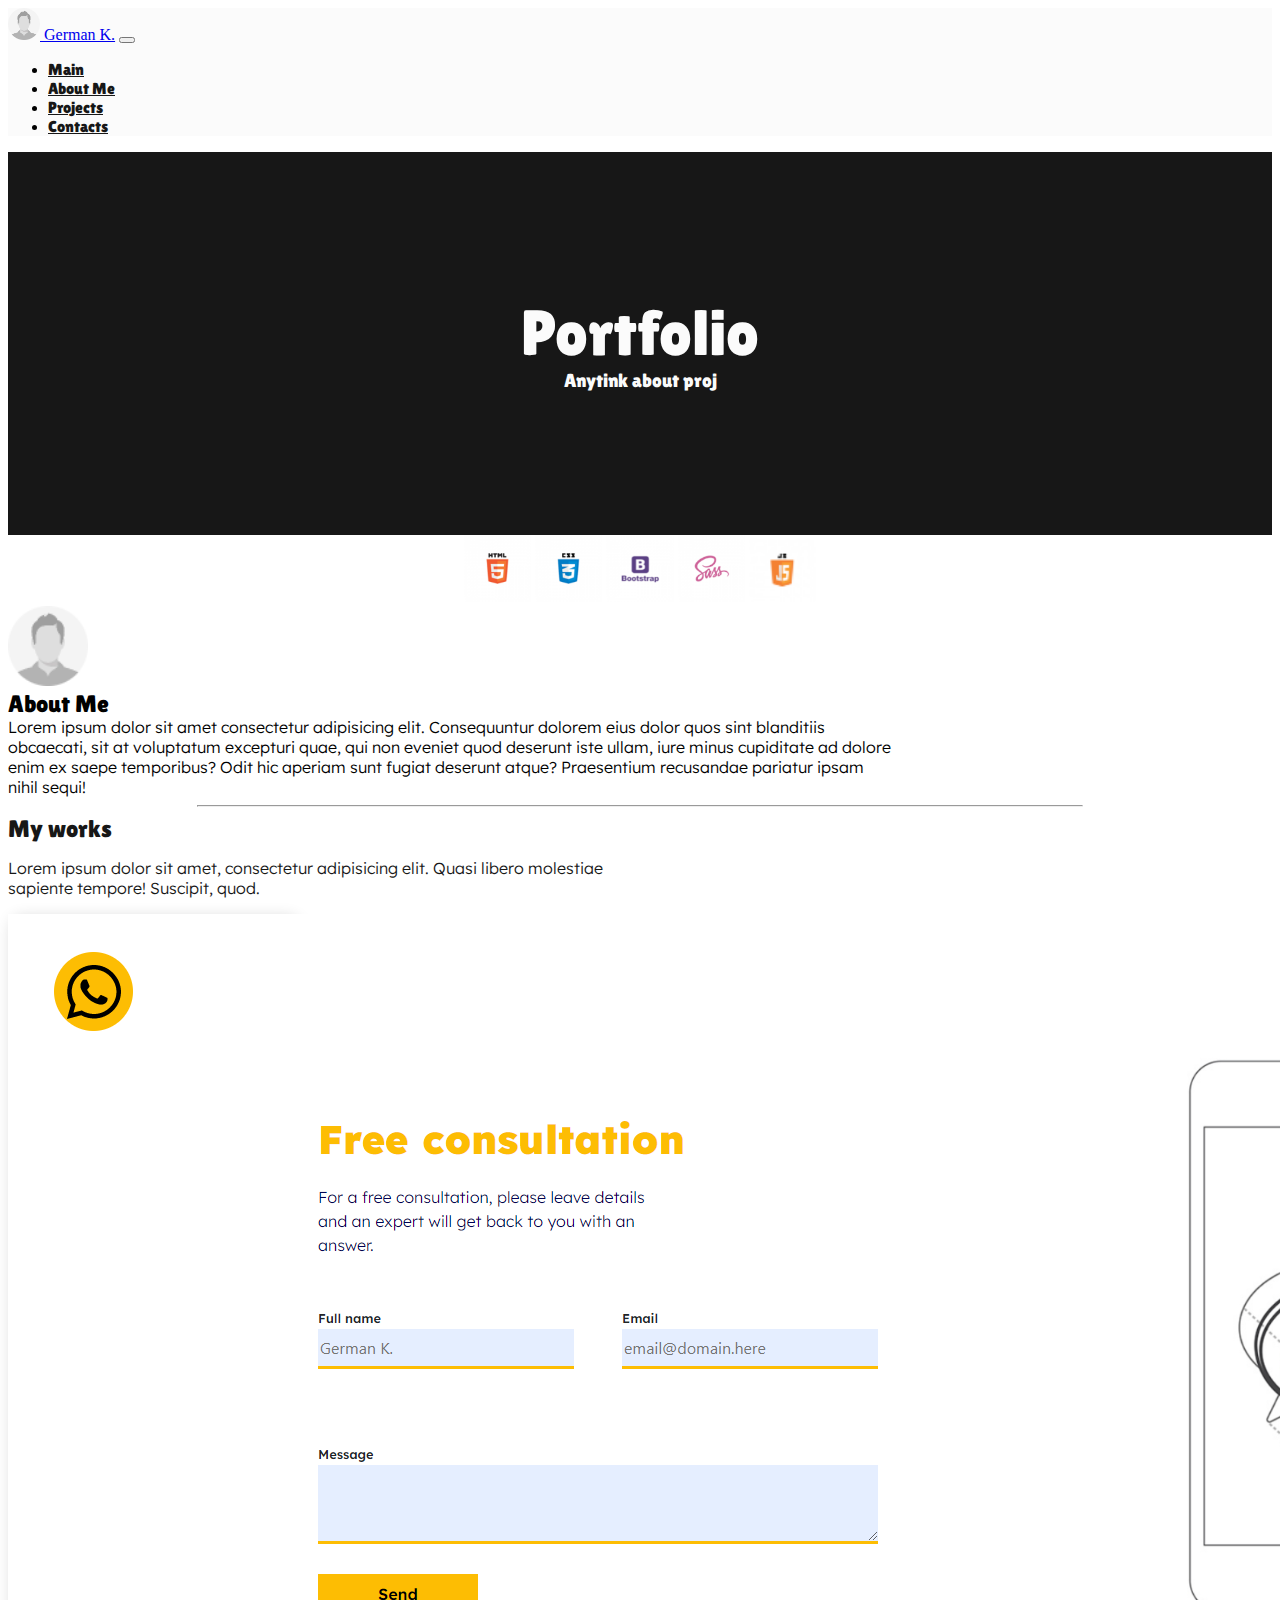
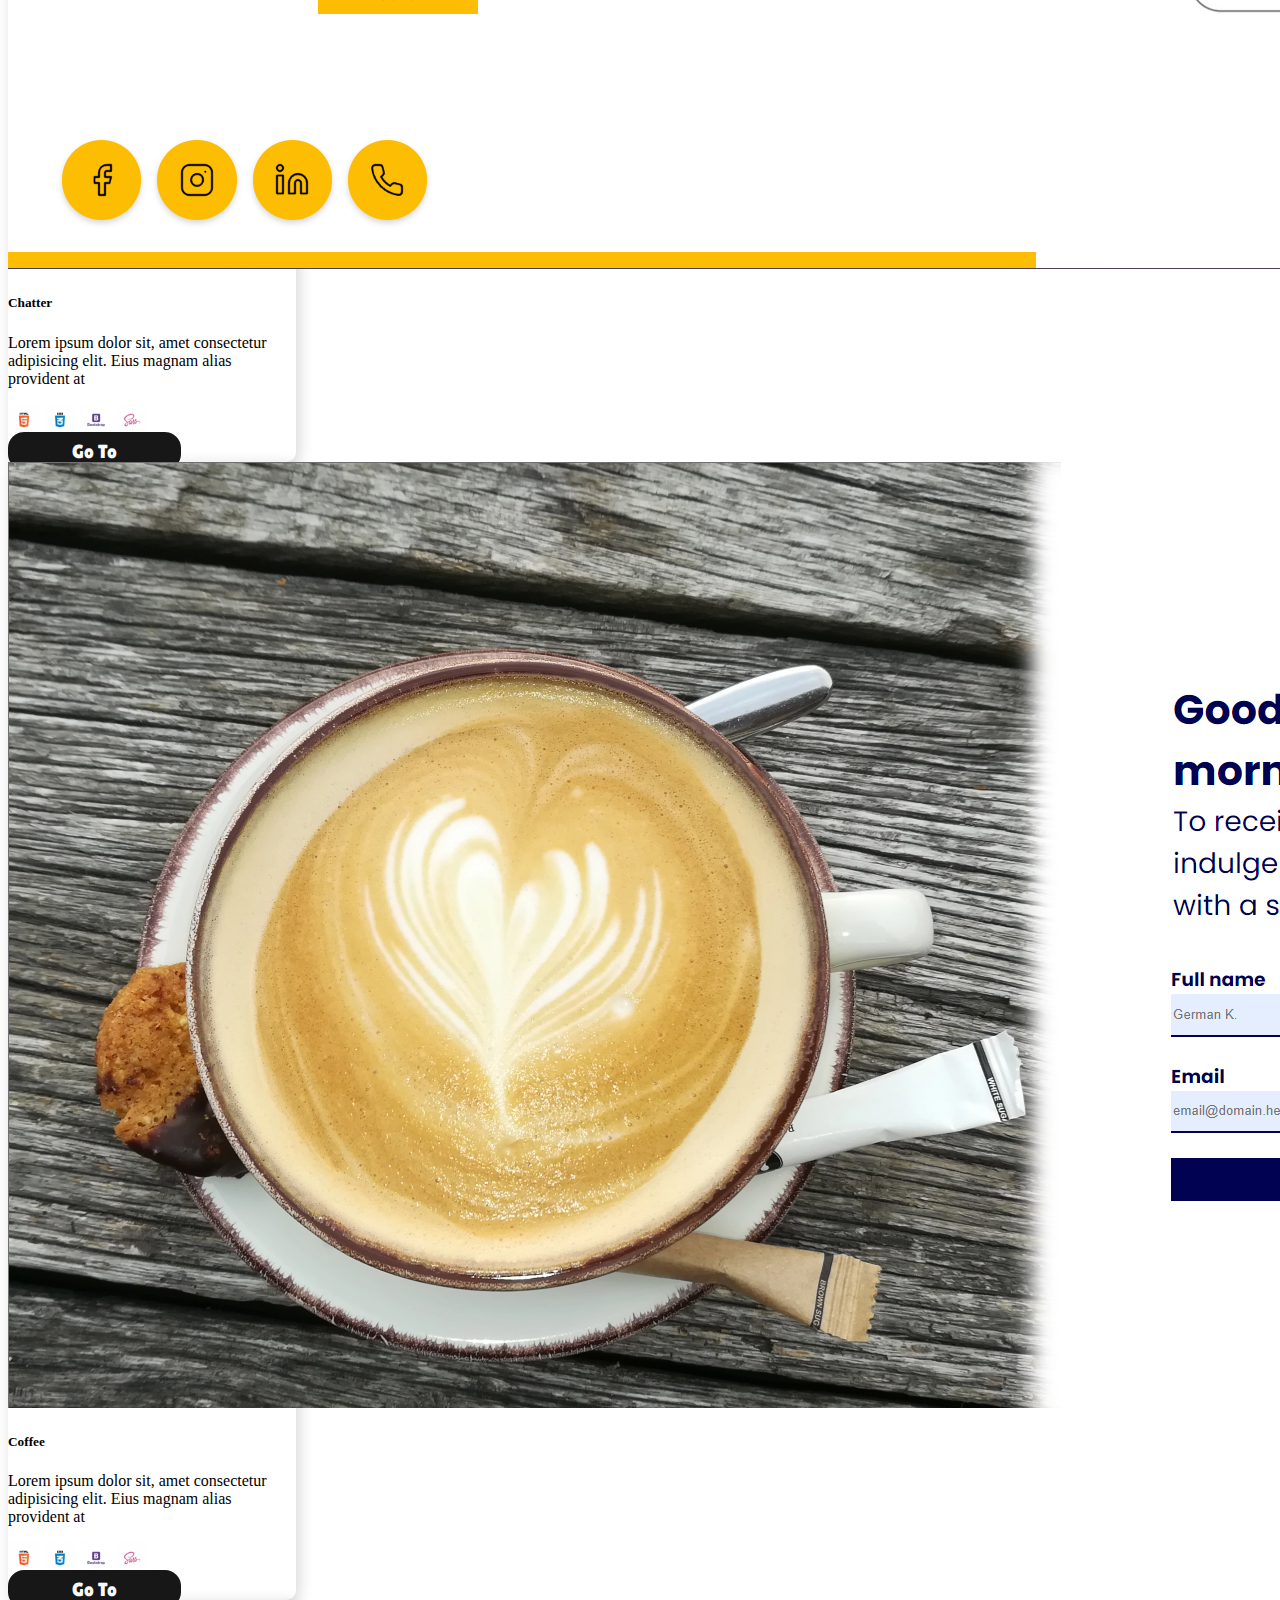
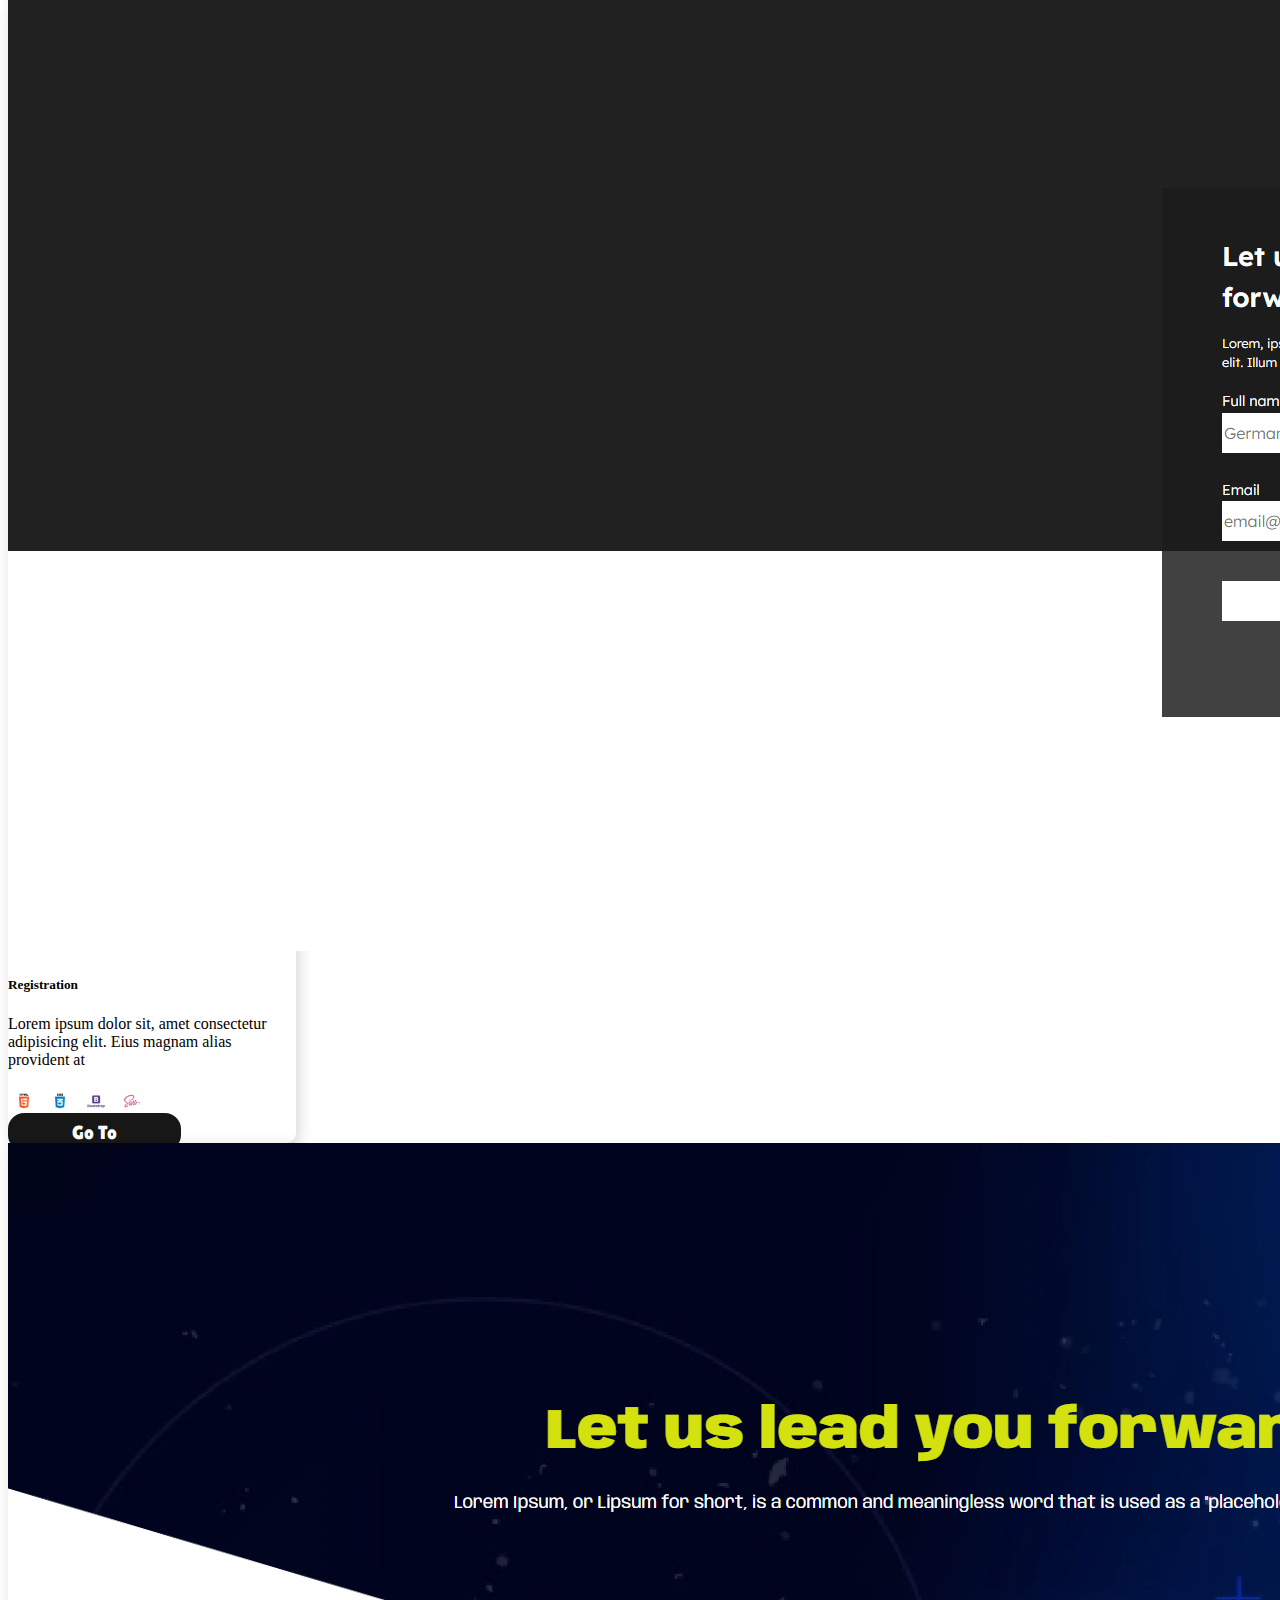
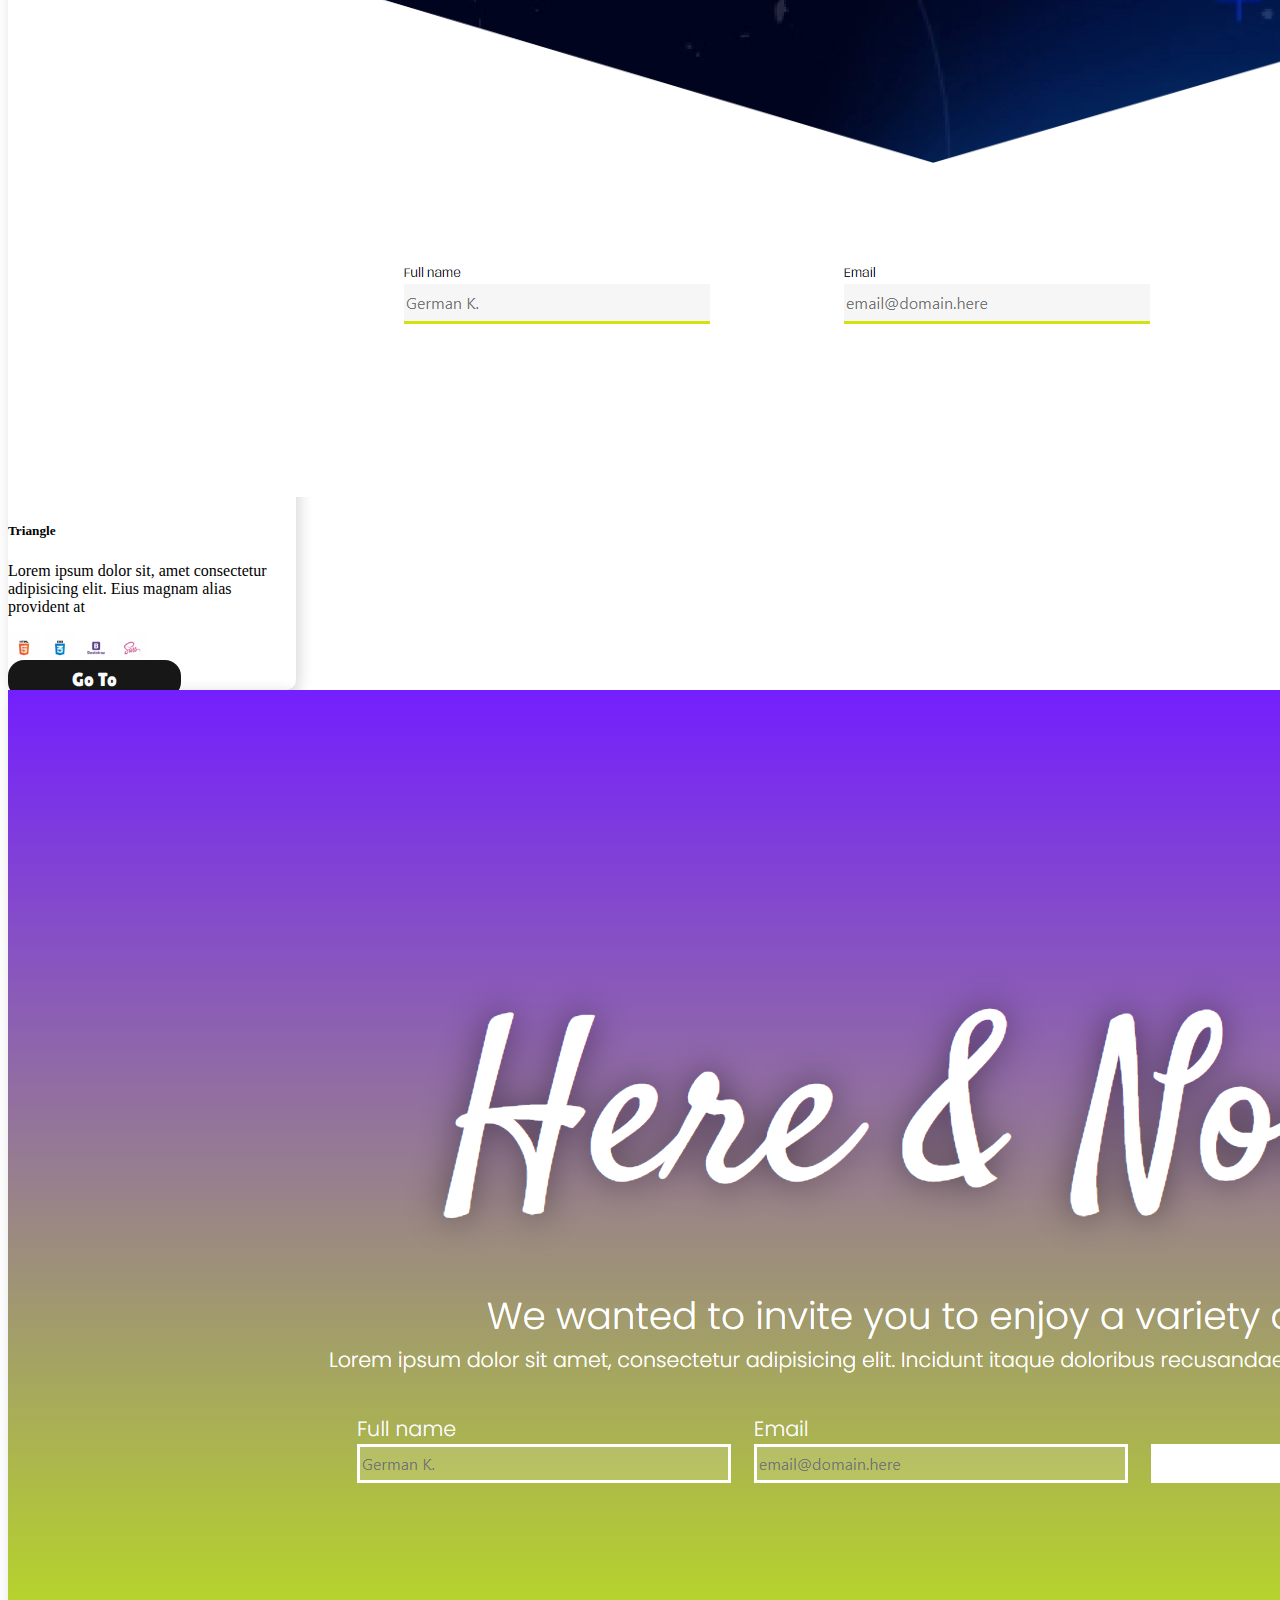
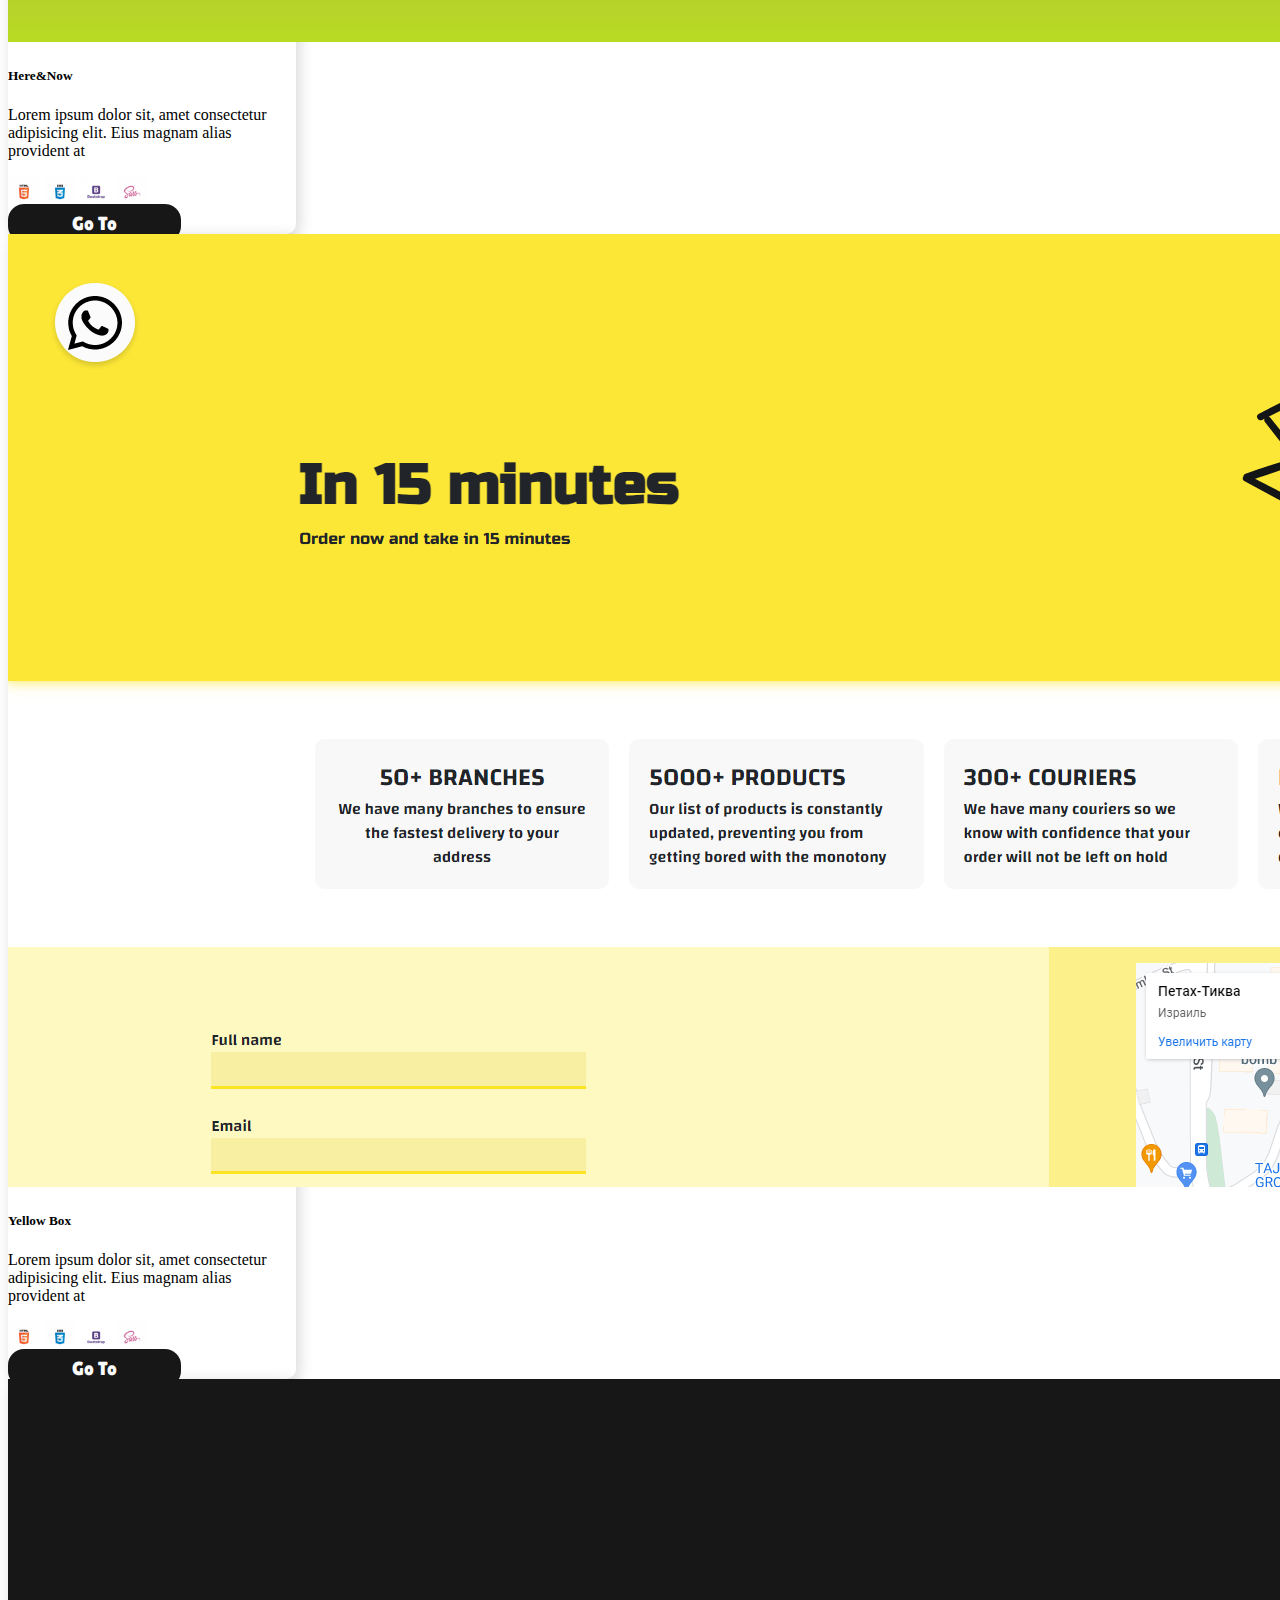
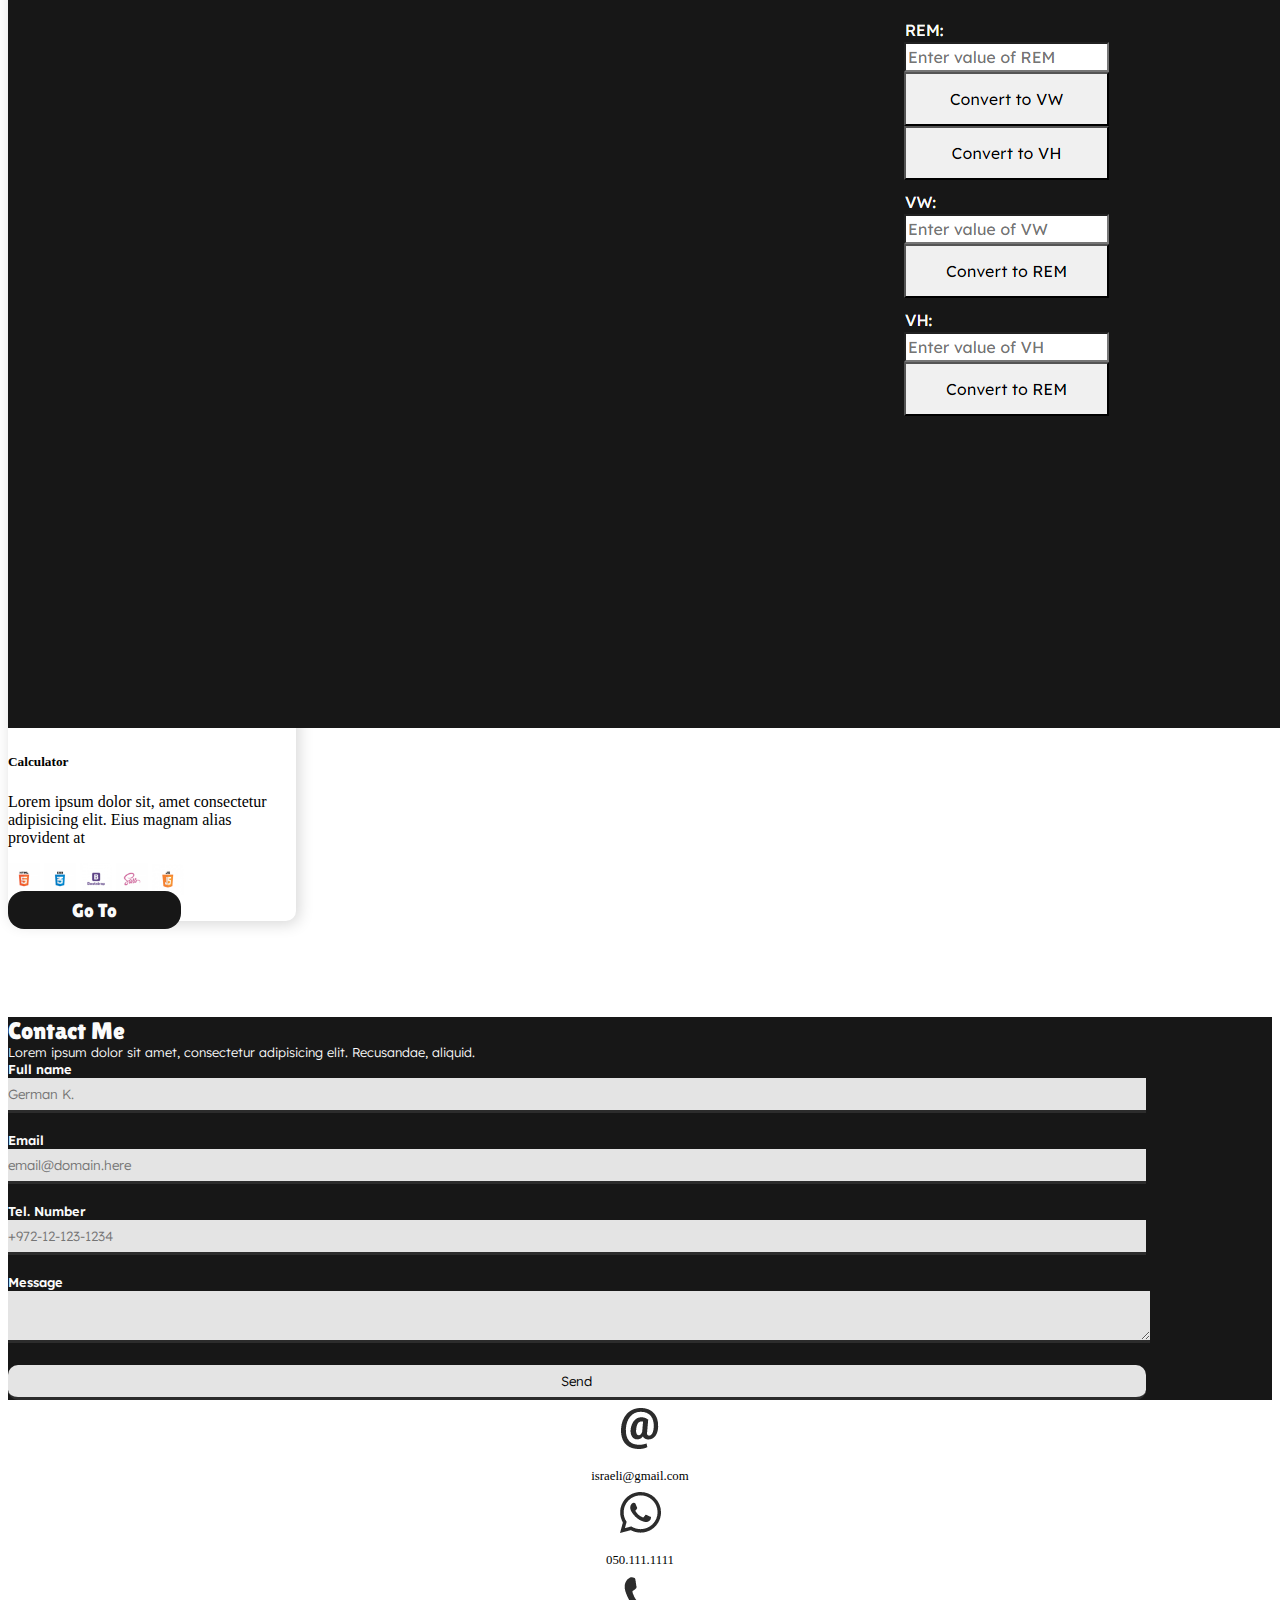
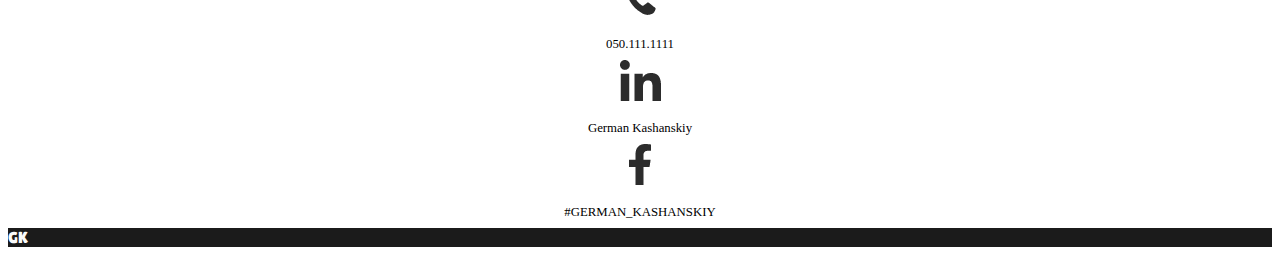
<file: index.html>
<!DOCTYPE html>
<html lang="en">

<head>
    <meta charset="UTF-8">
    <meta name="viewport" content="widht=device-width, initial-scale=1.0">
    <title>GK Portfolio</title>
    <link href="https://cdn.jsdelivr.net/npm/bootstrap@5.3.2/dist/css/bootstrap.min.css" rel="stylesheet"
        integrity="sha384-T3c6CoIi6uLrA9TneNEoa7RxnatzjcDSCmG1MXxSR1GAsXEV/Dwwykc2MPK8M2HN" crossorigin="anonymous">
    <link rel="stylesheet" href="style/style.css">
</head>

<body>
    <!-- ------------------------- HEADER & NAV START -------------------------- -->
    <header class="sticky shadow-sm header-bg">
        <nav class="navbar navbar-expand-lg">
            <div class="container">
                <a class="navbar-brand" href="../index.html">
                    <img src="images/profile-image.png" style="width: 2rem;">
                    German K.</a>
                <button class="navbar-toggler" type="button" data-bs-toggle="collapse"
                    data-bs-target="#navbarSupportedContent" aria-controls="navbarSupportedContent"
                    aria-expanded="false" aria-label="Toggle navigation">
                    <span class="navbar-toggler-icon"></span>
                </button>
                <div class="collapse navbar-collapse" id="navbarSupportedContent" style="flex-grow: 0;">
                    <ul class="navbar-nav me-auto mb-2 mb-lg-0 navbar-btns">
                        <li class="nav-item">
                            <a class="nav-link active" aria-current="page" href="#scrollspyHeading1">Main</a>
                        </li>
                        <li class="nav-item">
                            <a class="nav-link" href="#scrollspyHeading2">About Me</a>
                        </li>
                        <li class="nav-item">
                            <a class="nav-link" href="#scrollspyHeading3">Projects</a>
                        </li>
                        <li class="nav-item">
                            <a class="nav-link" href="#scrollspyHeading4">Contacts</a>
                        </li>
                    </ul>
                </div>
            </div>
        </nav>
    </header>
    <!-- -------------------------- HEADER & NAV END --------------------------- -->
    <!-- --------------------------- PROJ INFO START --------------------------- -->
    <section id="scrollspyHeading1">
        <div class="container-fluid proj_info-container py-15">
            <div class="container">
                <div class="proj_info-text d-flex align-items-center flex-column">
                    <div class="proj_info-big-text">
                        Portfolio
                    </div>
                    <div class="proj_info-smal-text mt-5">
                        Anytink about proj
                    </div>
                </div>
            </div>
        </div>
    </section>
    <!-- ---------------------------- PROJ INFO END ---------------------------- -->
    <!-- ----------------------- USED TECHNOLOGIES START ----------------------- -->
    <section>
        <div class="container-fluid used-tech_container shadow-sm">
            <img src="images/img-HTML.png" alt="HTML">
            <img src="images/img-CSS.png" alt="CSS">
            <img src="images/img-Bootstrap.png" alt="BOOTSTRAP">
            <img src="images/img-SASS.png" alt="SASS">
            <img src="images/img-JS.png" alt="JS">
        </div>
    </section>
    <!-- ------------------------ USED TECHNOLOGIES END ------------------------ -->
    <!-- --------------------------- ABOUT ME START ---------------------------- -->
    <section id="scrollspyHeading2">
        <div class="text-center d-flex align-items-center flex-column mt-5 p-5">
            <img src="images/profile-image.png" style="width: 5rem;">
            <div class="about-text-container d-flex align-items-center flex-column m-5">
                <div class="about-text-big">
                    About Me
                </div>
                <div class="aboout-text-small m-3">
                    Lorem ipsum dolor sit amet consectetur adipisicing elit. Consequuntur dolorem eius dolor quos
                    sint blanditiis obcaecati, sit at voluptatum excepturi quae, qui non eveniet quod deserunt iste
                    ullam, iure minus cupiditate ad dolore enim ex saepe temporibus? Odit hic aperiam sunt fugiat
                    deserunt atque? Praesentium recusandae pariatur ipsam nihil sequi!
                </div>
            </div>
        </div>
    </section>
    <!-- ---------------------------- ABOUT ME END ----------------------------- -->
    <div class="space-between d-flex justify-content-center">
        <hr>
    </div>
    <!-- --------------------------- PROJECTS START ---------------------------- -->
    <section id="scrollspyHeading3" class="prj-section-container mt-5 mb-10">
        <div class="container">
            <div class="text-center prj-section-text-container d-flex align-items-center flex-column m-5">
                <div class="prj-section-text-big">
                    My works
                </div>
                <div class="prj-section-text-small">
                    Lorem ipsum dolor sit amet, consectetur adipisicing elit. Quasi libero molestiae sapiente
                    tempore!
                    Suscipit, quod.
                </div>
            </div>
            <div class="d-flex justify-content-center flex-wrap">
                <div class="card card-container position-static m-3" style="width: 18rem;">
                    <img src="images/chatter.png" class="card-img-top">
                    <div class="card-body text-center">
                        <h5 class="card-title my-3">Chatter</h5>
                        <p class="card-text">Lorem ipsum dolor sit, amet consectetur adipisicing elit. Eius magnam
                            alias
                            provident at</p>
                        <div class="container proj-technologies-container mb-3">
                            <img src="images/img-HTML.png" alt="HTML">
                            <img src="images/img-CSS.png" alt="CSS">
                            <img src="images/img-Bootstrap.png" alt="BOOTSTRAP">
                            <img src="images/img-SASS.png" alt="SASS">
                        </div>
                        <a href="projects pages/chatter.html" class="card-btn">Go To</a>
                    </div>
                </div>
                <div class="card card-container position-static m-3" style="width: 18rem;">
                    <img src="images/coffee.png" class="card-img-top">
                    <div class="card-body text-center">
                        <h5 class="card-title my-3">Coffee</h5>
                        <p class="card-text">Lorem ipsum dolor sit, amet consectetur adipisicing elit. Eius magnam
                            alias
                            provident at</p>
                        <div class="container proj-technologies-container mb-3">
                            <img src="images/img-HTML.png" alt="HTML">
                            <img src="images/img-CSS.png" alt="CSS">
                            <img src="images/img-Bootstrap.png" alt="BOOTSTRAP">
                            <img src="images/img-SASS.png" alt="SASS">
                        </div>
                        <a href="projects pages/coffee.html" class="card-btn">Go To</a>
                    </div>
                </div>
                <div class="card card-container position-static m-3" style="width: 18rem;">
                    <img src="images/registration.png" class="card-img-top">
                    <div class="card-body text-center">
                        <h5 class="card-title my-3">Registration</h5>
                        <p class="card-text">Lorem ipsum dolor sit, amet consectetur adipisicing elit. Eius magnam
                            alias
                            provident at</p>
                        <div class="container proj-technologies-container mb-3">
                            <img src="images/img-HTML.png" alt="HTML">
                            <img src="images/img-CSS.png" alt="CSS">
                            <img src="images/img-Bootstrap.png" alt="BOOTSTRAP">
                            <img src="images/img-SASS.png" alt="SASS">
                        </div>
                        <a href="projects pages/registration.html" class="card-btn">Go To</a>
                    </div>
                </div>
                <div class="card card-container position-static m-3" style="width: 18rem;">
                    <img src="images/triangle.png" class="card-img-top">
                    <div class="card-body text-center">
                        <h5 class="card-title my-3">Triangle</h5>
                        <p class="card-text">Lorem ipsum dolor sit, amet consectetur adipisicing elit. Eius magnam
                            alias
                            provident at</p>
                        <div class="container proj-technologies-container mb-3">
                            <img src="images/img-HTML.png" alt="HTML">
                            <img src="images/img-CSS.png" alt="CSS">
                            <img src="images/img-Bootstrap.png" alt="BOOTSTRAP">
                            <img src="images/img-SASS.png" alt="SASS">
                        </div>
                        <a href="projects pages/triangle.html" class="card-btn">Go To</a>
                    </div>
                </div>
                <div class="card card-container position-static m-3" style="width: 18rem;">
                    <img src="images/Here&Now.png" class="card-img-top">
                    <div class="card-body text-center">
                        <h5 class="card-title my-3">Here&Now</h5>
                        <p class="card-text">Lorem ipsum dolor sit, amet consectetur adipisicing elit. Eius magnam
                            alias
                            provident at</p>
                        <div class="container proj-technologies-container mb-3">
                            <img src="images/img-HTML.png" alt="HTML">
                            <img src="images/img-CSS.png" alt="CSS">
                            <img src="images/img-Bootstrap.png" alt="BOOTSTRAP">
                            <img src="images/img-SASS.png" alt="SASS">
                        </div>
                        <a href="projects pages/here-now.html" class="card-btn">Go To</a>
                    </div>
                </div>
                <div class="card card-container position-static m-3" style="width: 18rem;">
                    <img src="images/yellow-box.png" class="card-img-top">
                    <div class="card-body text-center">
                        <h5 class="card-title my-3">Yellow Box</h5>
                        <p class="card-text">Lorem ipsum dolor sit, amet consectetur adipisicing elit. Eius magnam
                            alias
                            provident at</p>
                        <div class="container proj-technologies-container mb-3">
                            <img src="images/img-HTML.png" alt="HTML">
                            <img src="images/img-CSS.png" alt="CSS">
                            <img src="images/img-Bootstrap.png" alt="BOOTSTRAP">
                            <img src="images/img-SASS.png" alt="SASS">
                        </div>
                        <a href="projects pages/yellow-box.html" class="card-btn">Go To</a>
                    </div>
                </div>
                <div class="card card-container position-static m-3" style="width: 18rem;">
                    <img src="images/calculator.png" class="card-img-top">
                    <div class="card-body text-center">
                        <h5 class="card-title my-3">Calculator</h5>
                        <p class="card-text">Lorem ipsum dolor sit, amet consectetur adipisicing elit. Eius magnam
                            alias
                            provident at</p>
                        <div class="container proj-technologies-container mb-3">
                            <img src="images/img-HTML.png" alt="HTML">
                            <img src="images/img-CSS.png" alt="CSS">
                            <img src="images/img-Bootstrap.png" alt="BOOTSTRAP">
                            <img src="images/img-SASS.png" alt="SASS">
                            <img src="images/img-JS.png" alt="JS">
                        </div>
                        <a href="projects pages/calculator.html" class="card-btn">Go To</a>
                    </div>
                </div>
            </div>
        </div>
    </section>
    <!-- ---------------------------- PROJECTS END ----------------------------- -->
    <!-- ---------------------------- FOOTER START ----------------------------- -->
    <footer id="scrollspyHeading4">
        <div class="container-fluid footer-container">
            <div class="container">
                <div class="row">
                    <div class="col-md-5 offset-md-6">
                        <div class="contact-form-container d-flex flex-column my-5">
                            <div class="form-text-container text-center my-5">
                                <div class="form-text-big">
                                    Contact Me
                                </div>
                                <div class="form-text-small">
                                    Lorem ipsum dolor sit amet, consectetur adipisicing elit. Recusandae, aliquid.
                                </div>
                            </div>
                            <div class="form-container text-center">
                                <form action="">
                                    <label for="name">Full name</label><br>
                                    <input type="text" id="name" name="name" placeholder="German K."><br><br>
                                    <label for="email">Email</label><br>
                                    <input type="email" id="email" name="email" placeholder="email@domain.here"><br><br>
                                    <label for="tel">Tel. Number</label><br>
                                    <input type="tel" id="tel" name="tel" placeholder="+972-12-123-1234"><br><br>
                                    <label for="text-area">Message</label><br>
                                    <textarea name="text-area" id="text-area" cols="25" rows="3"></textarea><br><br>
                                    <input type="submit" value="Send"><br>
                                </form>
                            </div>
                        </div>
                    </div>
                </div>
            </div>
        </div>
    </footer>
    <!-- ----------------------------- FOOTER END ------------------------------ -->
    <section class="container bottom-links d-flex justify-content-between flex-wrap my-5">
        <div class="link-item">
            <div class="item-photo">
                <img src="./images/Icon simple-email.png">
            </div>
            <div class="item-text">
                israeli@gmail.com
            </div>
        </div>
        <div class="link-item">
            <div class="item-photo">
                <img src="./images/Icon simple-whatsapp.png">
            </div>
            <div class="item-text">
                050.111.1111
            </div>
        </div>
        <div class="link-item">
            <div class="item-photo">
                <img src="./images/Icon simple-phone.png">
            </div>
            <div class="item-text">
                050.111.1111
            </div>
        </div>
        <div class="link-item">
            <div class="item-photo">
                <img src="./images/Icon awesome-linkedin-in.png">
            </div>
            <div class="item-text">
                German Kashanskiy
            </div>
        </div>
        <div class="link-item">
            <div class="item-photo">
                <img src="./images/Icon awesome-facebook-f.png">
            </div>
            <div class="item-text">
                #GERMAN_KASHANSKIY
            </div>
        </div>
    </section>
    <div class="container-fluid bottom-sign">
        <div class="container">
            GK
        </div>
    </div>
    <!-- -------------------------- Bootstrap script --------------------------- -->
    <script src="https://cdn.jsdelivr.net/npm/bootstrap@5.3.2/dist/js/bootstrap.bundle.min.js"
        integrity="sha384-C6RzsynM9kWDrMNeT87bh95OGNyZPhcTNXj1NW7RuBCsyN/o0jlpcV8Qyq46cDfL"
        crossorigin="anonymous"></script>
</body>

</html>
</file>
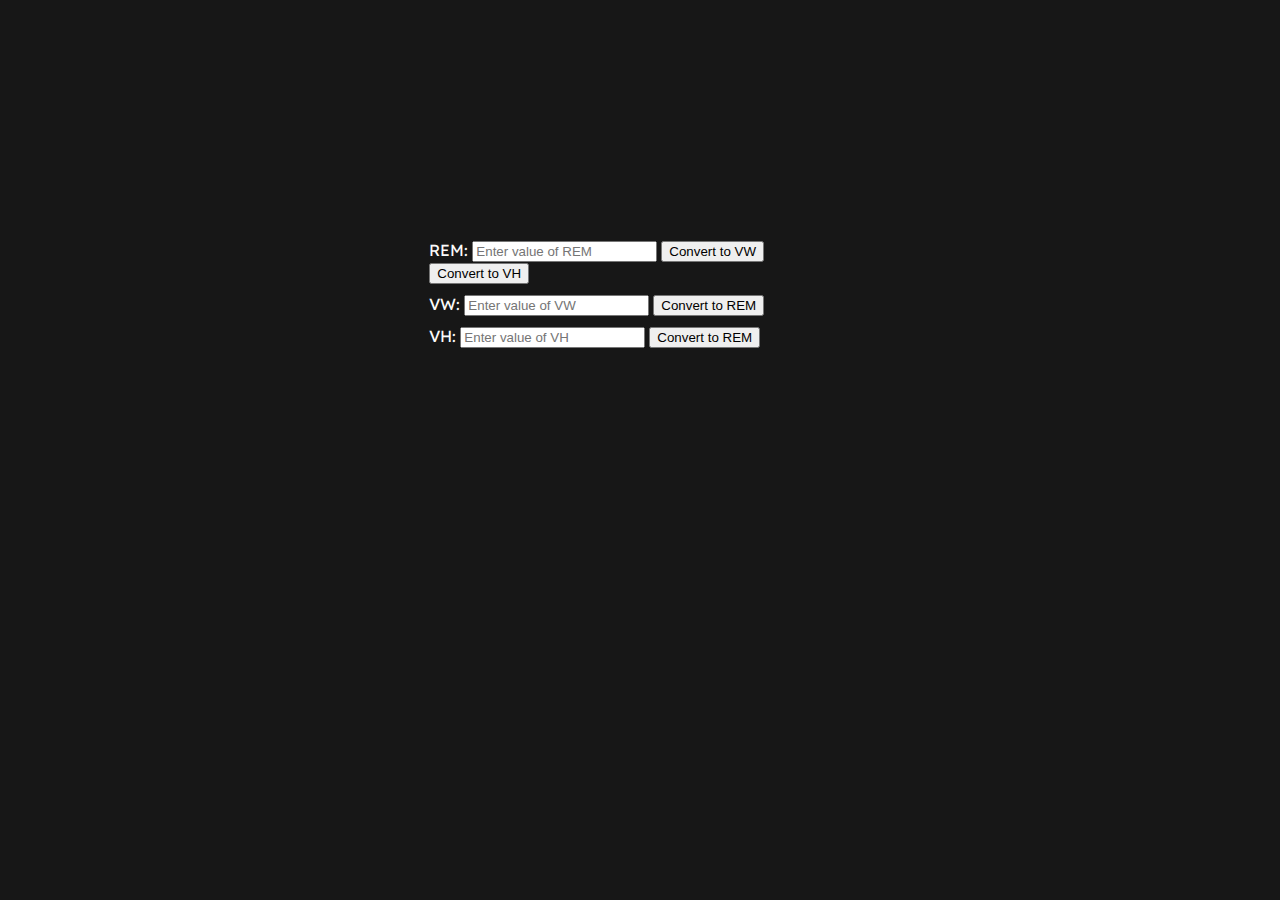
<file: projects/calculator/index.html>
<!DOCTYPE html>
<html lang="en">

<head>
  <meta charset="UTF-8">
  <meta name="viewport" content="width=device-width, initial-scale=1.0">
  <title>Calculator</title>
  <link href="https://cdn.jsdelivr.net/npm/bootstrap@5.3.2/dist/css/bootstrap.min.css" rel="stylesheet"
    integrity="sha384-T3c6CoIi6uLrA9TneNEoa7RxnatzjcDSCmG1MXxSR1GAsXEV/Dwwykc2MPK8M2HN" crossorigin="anonymous">
  <link rel="stylesheet" href="./style/style.css">
</head>

<body>
  <div class="container d-flex flex-column calculator-container">
    <div class="input-group d-flex flex-column">
      <label for="remValue">REM:</label>
      <input type="number" id="remValue" placeholder="Enter value of REM">
      <button onclick="convertRemToVw()">Convert to VW</button>
      <button onclick="convertRemToVh()">Convert to VH</button>
    </div>
    <div class="input-group d-flex flex-column">
      <label for="vwValue">VW:</label>
      <input type="number" id="vwValue" placeholder="Enter value of VW">
      <button onclick="convertVwToRem()">Convert to REM</button>
    </div>
    <div class="input-group d-flex flex-column">
      <label for="vhValue">VH:</label>
      <input type="number" id="vhValue" placeholder="Enter value of VH">
      <button onclick="convertVhToRem()">Convert to REM</button>
    </div>
    <div id="result"></div>
  </div>

  <script src="./script.js"></script>

  <!-- -------------------------- Bootstrap script --------------------------- -->
  <script src="https://cdn.jsdelivr.net/npm/bootstrap@5.3.2/dist/js/bootstrap.bundle.min.js"
    integrity="sha384-C6RzsynM9kWDrMNeT87bh95OGNyZPhcTNXj1NW7RuBCsyN/o0jlpcV8Qyq46cDfL"
    crossorigin="anonymous"></script>
</body>

</html>
</file>
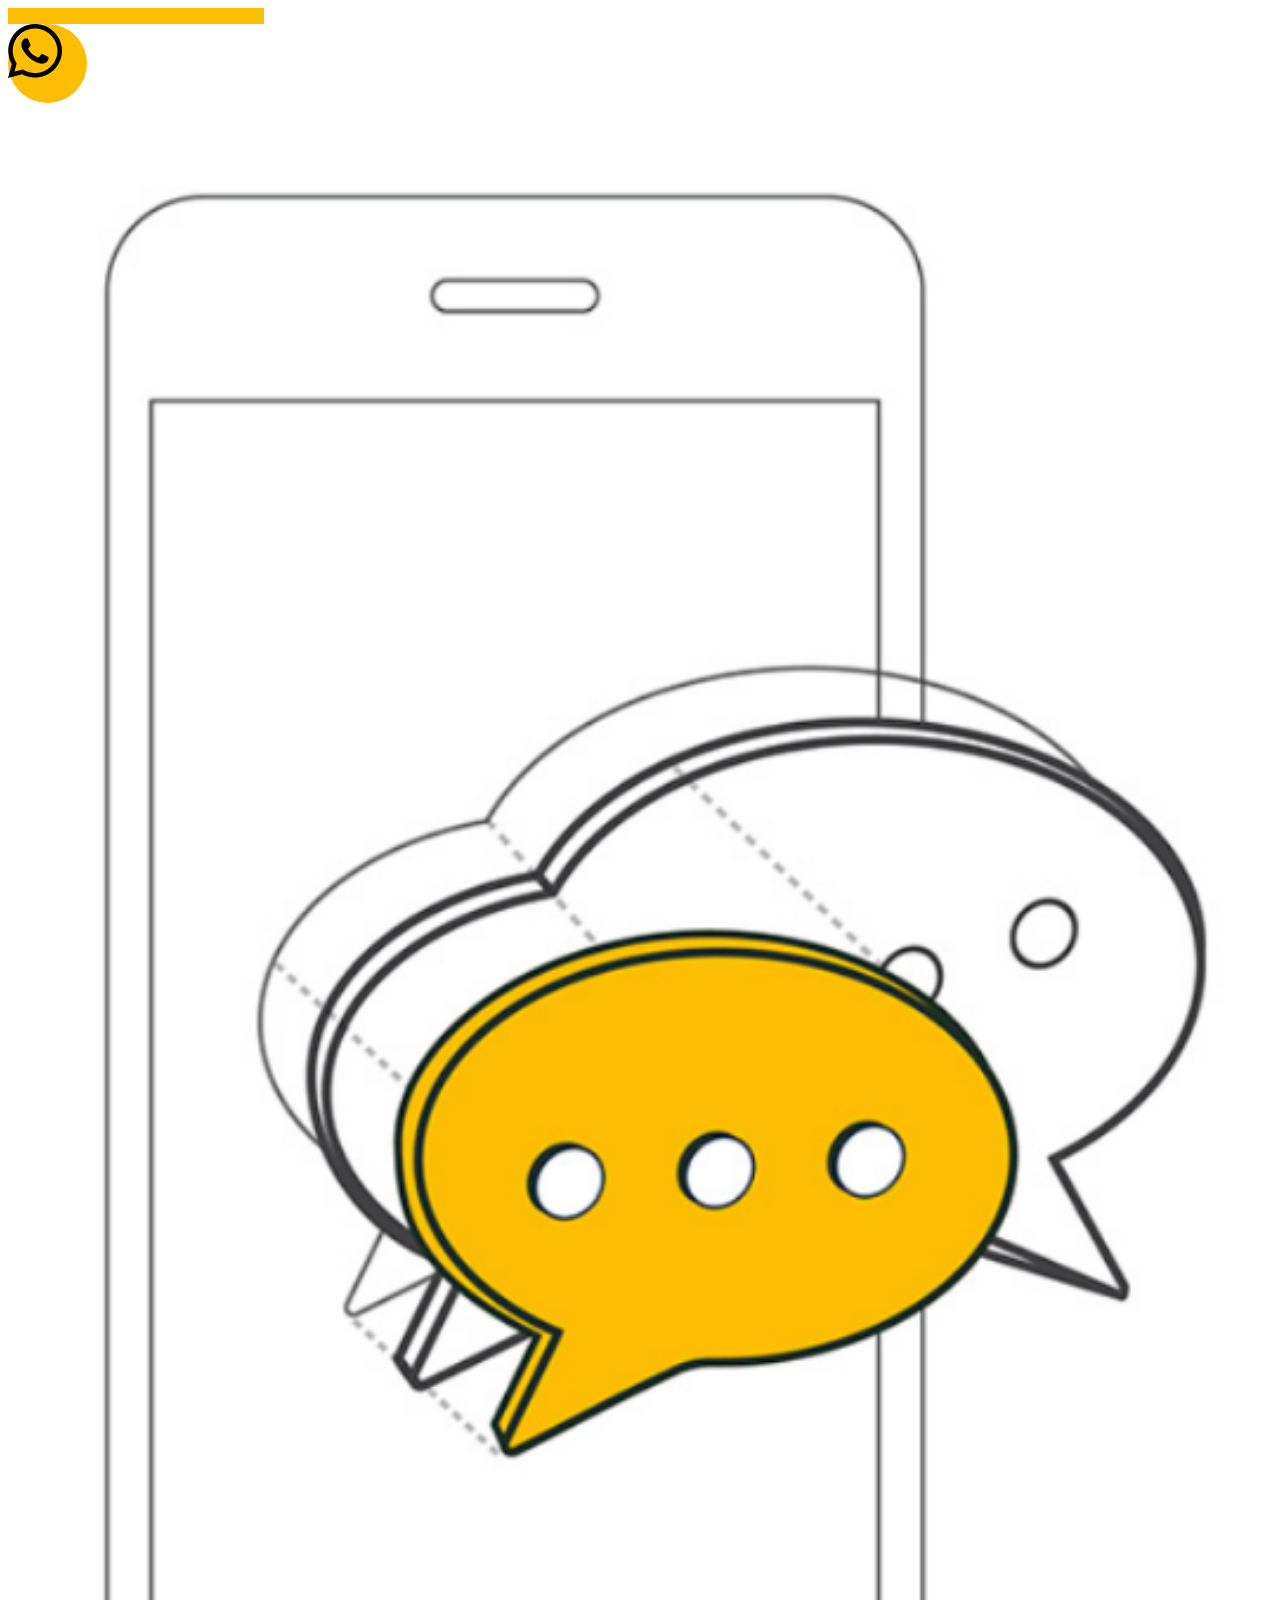
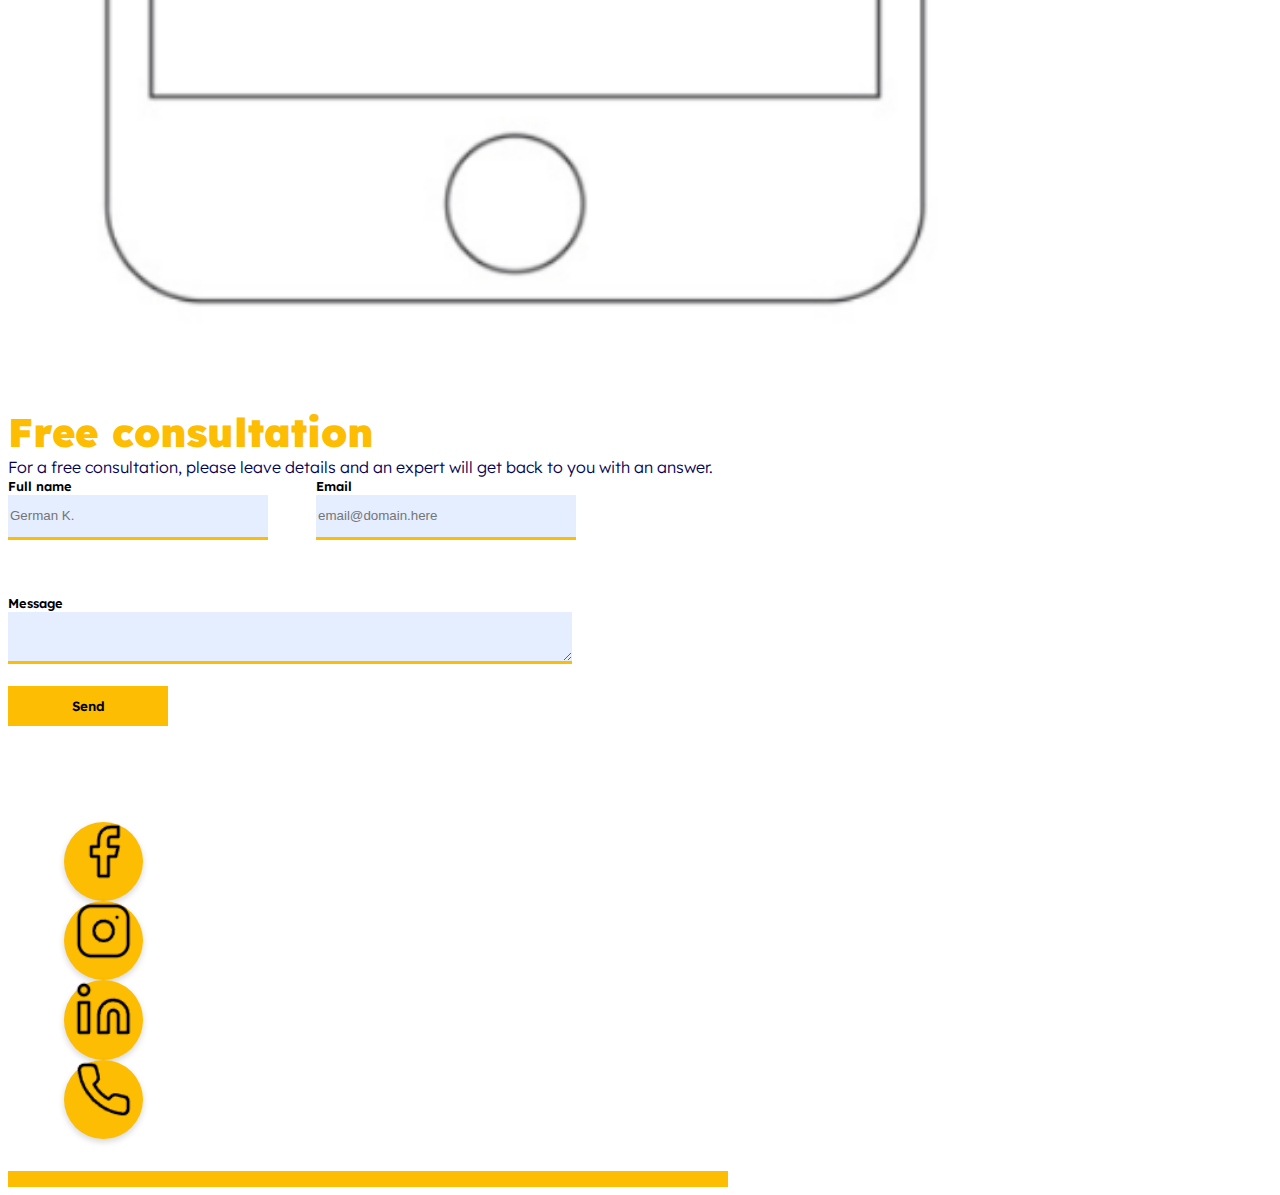
<file: projects/chatter/index.html>
<!DOCTYPE html>
<html lang="en">

<head>
    <meta charset="UTF-8">
    <meta name="viewport" content="width=device-width, initial-scale=1.0">
    <title>Chatter</title>
    <link href="https://cdn.jsdelivr.net/npm/bootstrap@5.3.2/dist/css/bootstrap.min.css" rel="stylesheet"
        integrity="sha384-T3c6CoIi6uLrA9TneNEoa7RxnatzjcDSCmG1MXxSR1GAsXEV/Dwwykc2MPK8M2HN" crossorigin="anonymous">
    <link rel="stylesheet" href="style/style.css">
</head>

<body>
    <!-- ----------------------------- Yellow Line ----------------------------- -->
    <div class="container-fluid d-flex justify-content-end top-yellow-line-container">
        <div class="top-yellow-line"></div>
    </div>
    <!-- ----------------------------------------------------------------------- -->

    <!-- ---------------------------- Whatsapp BTN ----------------------------- -->
    <div class="whatsp-btn d-flex justify-content-center align-items-center ms-5 mt-4">
        <a href=""><img src="images/whatsapp.png"></a>
    </div>
    <!-- ----------------------------------------------------------------------- -->

    <!-- --------------------------- Central Section Start --------------------------- -->
    <div class="container">
        <div
            class="container row form-section-container d-flex align-items-center justify-content-center flex-row-reverse">
            <!-- ----------- Phone IMG ----------- -->
            <div class="col-md-4 phone-img-container">
                <img src="images/phone.png">
            </div>
            <!-- --------------------------------- -->

            <!-- ----- Text & Form Container ----- -->
            <div class="row col-md-8 form-container">

                <!-- ------- Text Container ------- -->
                <div class="d-flex flex-column text-container">
                    <div class="col-md-4 col-lg-6 text-big mt-5">
                        Free consultation
                    </div>
                    <div class="col-md-4 col-lg-5 text-small mt-3">
                        For a free consultation, please leave details and an expert will get back to you with an answer.
                    </div>
                </div>
                <!-- ------------------------------ -->

                <!-- ------- Form Container ------- -->
                <div class="col-md-4 col-lg-6 form-input-container mt-5">
                    <form action="">
                        <div class="input-line-container d-flex">
                            <div class="name-container">
                                <label for="name">Full name</label><br>
                                <input type="text" id="name" name="name" placeholder="German K."><br><br>
                            </div>
                            <div class="email-container">
                                <label for="email">Email</label><br>
                                <input type="email" id="email" name="email" placeholder="email@domain.here">
                            </div>
                        </div>
                        <br><br>
                        <label for="text-area">Message</label><br>
                        <textarea name="text-area" id="text-area" cols="25" rows="3"></textarea><br><br>
                        <input type="submit" value="Send"><br>
                    </form>
                </div>
                <!-- ------------------------------ -->
            </div>
        </div>
    </div>
    <!-- ------------------------- Central Section End ------------------------- -->

    <!-- -------------------------- Bottom BTNS Start -------------------------- -->
    <div class="btns-container d-flex">
        <div class="bottom-btn d-flex justify-content-center align-items-center">
            <a href=""><img src="images/facebook-btn.png"></a>
        </div>
        <div class="bottom-btn d-flex justify-content-center align-items-center">
            <a href=""><img src="images/instagram-btn.png"></a>
        </div>
        <div class="bottom-btn d-flex justify-content-center align-items-center">
            <a href=""><img src="images/linkedin-btn.png"></a>
        </div>
        <div class="bottom-btn d-flex justify-content-center align-items-center">
            <a href=""><img src="images/phone-btn.png"></a>
        </div>
    </div>
    <!-- --------------------------- Bottom BTNS End --------------------------- -->

    <!-- ------------------------- Bottom Yellow Line -------------------------- -->
    <div class="container-fluid d-flex justify-content-stat bottom-yellow-line-container">
        <div class="bottom-yellow-line">
        </div>
    </div>
    <!-- -------------------------- Bootstrap script --------------------------- -->
    <script src="https://cdn.jsdelivr.net/npm/bootstrap@5.3.2/dist/js/bootstrap.bundle.min.js"
        integrity="sha384-C6RzsynM9kWDrMNeT87bh95OGNyZPhcTNXj1NW7RuBCsyN/o0jlpcV8Qyq46cDfL"
        crossorigin="anonymous"></script>
</body>

</html>
</file>
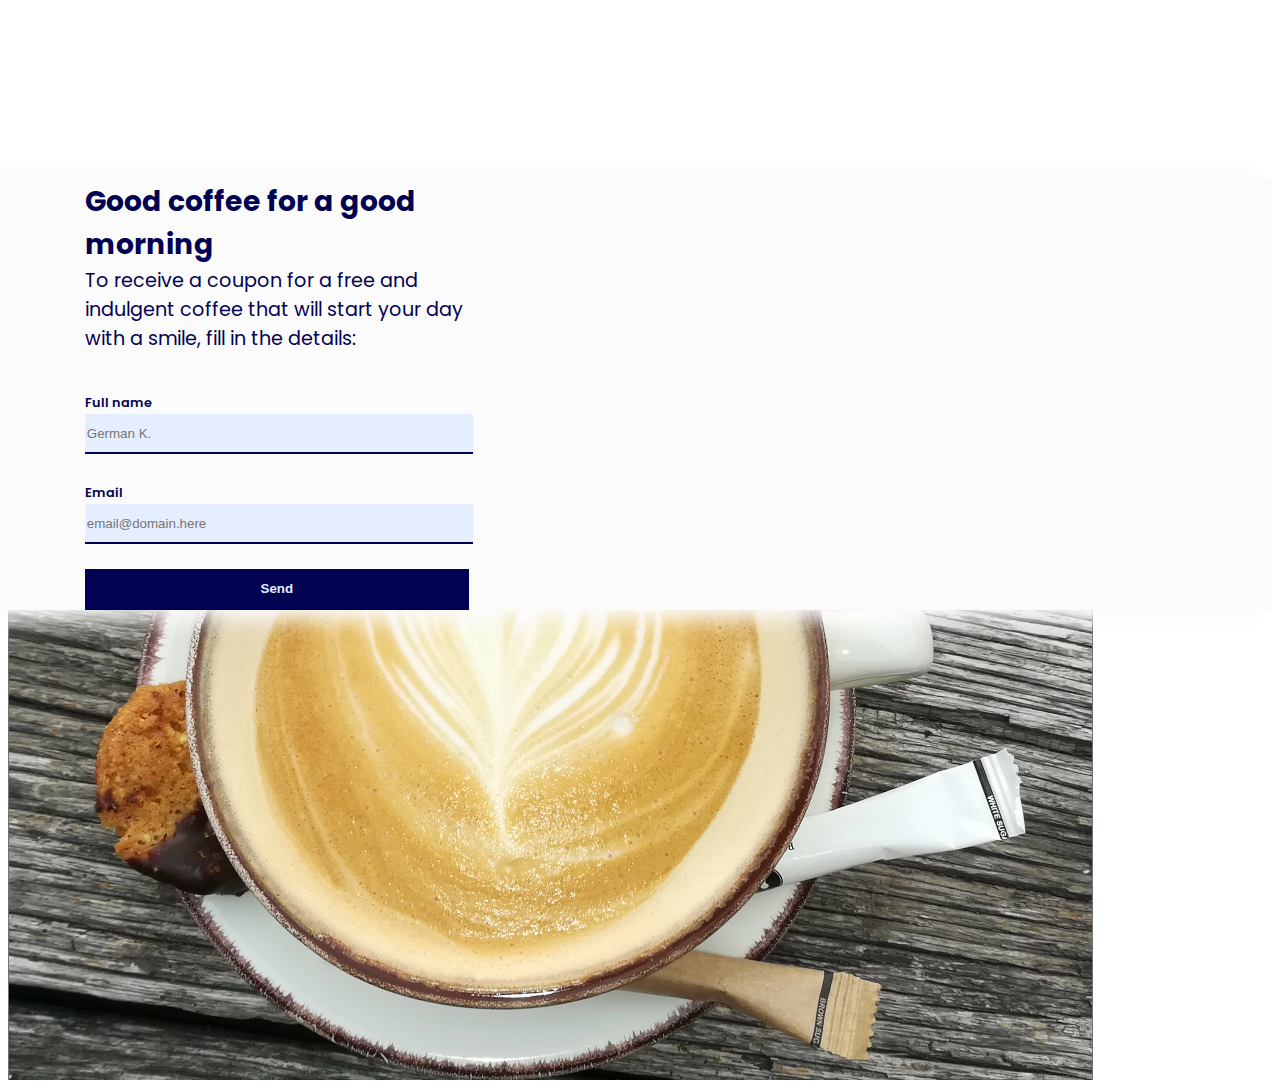
<file: projects/coffee/index.html>
<!DOCTYPE html>
<html lang="en">

<head>
    <meta charset="UTF-8">
    <meta name="viewport" content="width=device-width, initial-scale=1.0">
    <title>Coffee</title>
    <link href="https://cdn.jsdelivr.net/npm/bootstrap@5.3.2/dist/css/bootstrap.min.css" rel="stylesheet"
        integrity="sha384-T3c6CoIi6uLrA9TneNEoa7RxnatzjcDSCmG1MXxSR1GAsXEV/Dwwykc2MPK8M2HN" crossorigin="anonymous">
    <link rel="stylesheet" href="style/style.css">
</head>

<body>
    <div class="container-fluid row coffeeshop-container">
        <div class="container col-sm-12 col-md-5 offset-md-7 coffeeshop-form_component">
            <div class="d-flex flex-column justify-content-center align-items-center coffeeshop-form_container">
                <div class="d-flex flex-column align-items-start coffeeshop-form_text">
                    <div class="coffeeshop-form_text-big">
                        Good coffee for a good morning
                    </div>
                    <div class="coffeeshop-form_text-small">
                        To receive a coupon for a free and indulgent coffee that will start your day with a smile, fill
                        in
                        the details:
                    </div>
                </div>
                <div class="coffeeshop-form_form">
                    <form action="">
                        <label for="name">Full name</label><br>
                        <input type="text" id="name" name="name" placeholder="German K." pattern="[a-z]*"><br><br>
                        <label for="email">Email</label><br>
                        <input type="email" id="email" name="email" placeholder="email@domain.here"
                            pattern="[a-z0-9._%+-]+@[a-z0-9.-]+\.[a-z]{2,4}$"><br><br>
                        <input type="submit" value="Send"><br>
                    </form>
                </div>
            </div>
        </div>
    </div>
    <!-- -------------------------- Bootstrap script --------------------------- -->
    <script src="https://cdn.jsdelivr.net/npm/bootstrap@5.3.2/dist/js/bootstrap.bundle.min.js"
        integrity="sha384-C6RzsynM9kWDrMNeT87bh95OGNyZPhcTNXj1NW7RuBCsyN/o0jlpcV8Qyq46cDfL"
        crossorigin="anonymous"></script>
</body>

</html>
</file>
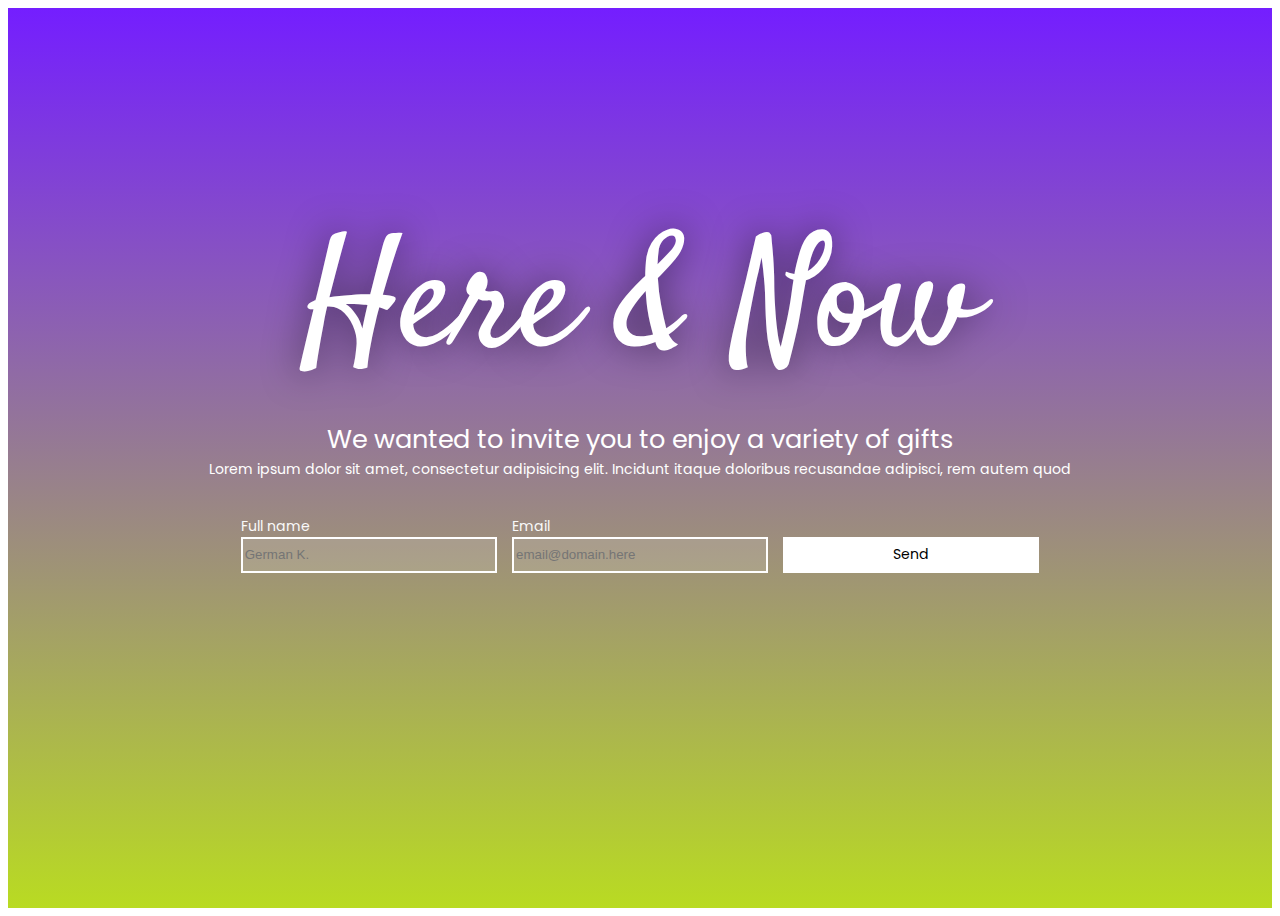
<file: projects/here&now/index.html>
<!DOCTYPE html>
<html lang="en">

<head>
    <meta charset="UTF-8">
    <meta name="viewport" content="width=device-width, initial-scale=1.0">
    <title>Here & Now</title>
    <link href="https://cdn.jsdelivr.net/npm/bootstrap@5.3.2/dist/css/bootstrap.min.css" rel="stylesheet"
        integrity="sha384-T3c6CoIi6uLrA9TneNEoa7RxnatzjcDSCmG1MXxSR1GAsXEV/Dwwykc2MPK8M2HN" crossorigin="anonymous">
    <link rel="stylesheet" href="style/style.css">

</head>

<body>
    <div class="container-fluid">
        <div class="sub-container">
            <!-- ------------------------- Form Section Start -------------------------- -->
            <div class="sub-info_container">
                <!-- ------------------------ Text Container Start ------------------------- -->
                <div class="sub-info_text-container">
                    <div class="sub-info_text-logo">
                        Here & Now
                    </div>
                    <div class="sub-info_text-big">
                        We wanted to invite you to enjoy a variety of gifts
                    </div>
                    <div class="sub-info_text_small">
                        Lorem ipsum dolor sit amet, consectetur adipisicing elit. Incidunt itaque doloribus recusandae
                        adipisci, rem autem quod
                    </div>
                </div>
                <!-- ------------------------- Text Container End -------------------------- -->
                <!-- ------------------------ Form Container Start ------------------------- -->
                <div class="row">
                    <form action="" class="sub-info_form-container">
                        <div class="sub-info_form-item">
                            <label for="name">Full name</label>
                            <input type="text" id="name" name="name" placeholder="German K.">
                        </div>
                        <div class="sub-info_form-item">
                            <label for="email">Email</label>
                            <input type="email" id="email" name="email" placeholder="email@domain.here">
                        </div>
                        <div class="sub-info_form-item">
                            <input type="submit" value="Send">
                        </div>
                    </form>
                </div>
                <!-- ------------------------- Form Container End -------------------------- -->
            </div>
            <!-- -------------------------- Form Section End --------------------------- -->
        </div>
    </div>


    <!-- -------------------------- Bootstrap script --------------------------- -->
    <script src="https://cdn.jsdelivr.net/npm/bootstrap@5.3.2/dist/js/bootstrap.bundle.min.js"
        integrity="sha384-C6RzsynM9kWDrMNeT87bh95OGNyZPhcTNXj1NW7RuBCsyN/o0jlpcV8Qyq46cDfL"
        crossorigin="anonymous"></script>
    <!-- -------------------------- Bootstrap script --------------------------- -->
</body>

</html>
</file>
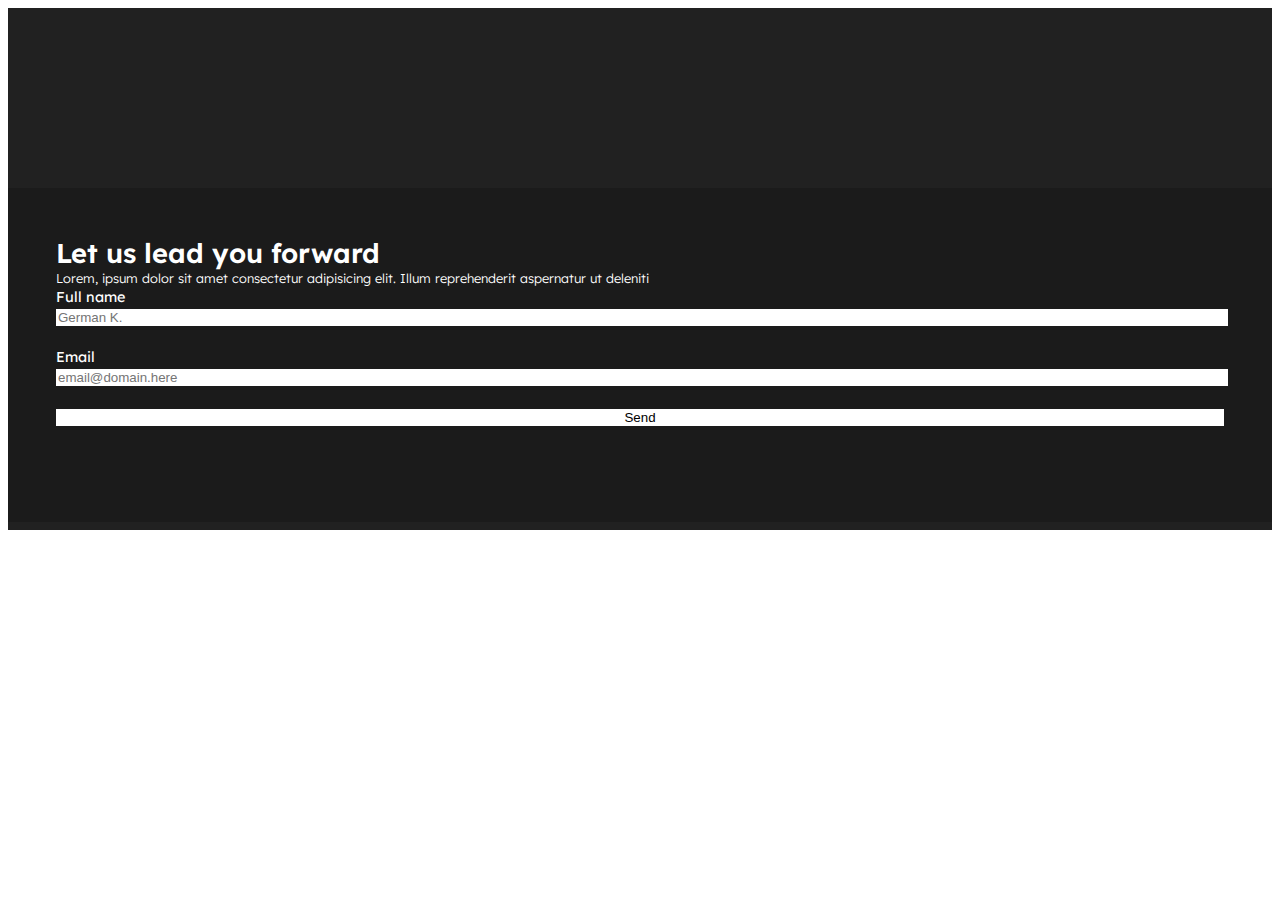
<file: projects/registration/index.html>
<!DOCTYPE html>
<html lang="en">

<head>
    <meta charset="UTF-8">
    <meta name="viewport" content="width=device-width, initial-scale=1.0">
    <title>Registration Form</title>
    <link href="https://cdn.jsdelivr.net/npm/bootstrap@5.3.2/dist/css/bootstrap.min.css" rel="stylesheet"
        integrity="sha384-T3c6CoIi6uLrA9TneNEoa7RxnatzjcDSCmG1MXxSR1GAsXEV/Dwwykc2MPK8M2HN" crossorigin="anonymous">
    <link rel="stylesheet" href="style/style.css">
</head>

<body>
    <div class="container-fluid container-bg">
        <div class="container pt-20">
            <div class="row">
                <!-- -------------------- Form Container Section Start --------------------- -->
                <div class="registration-form_container col-md-5 col-lg-4 offset-md-8">
                    <div class="container registration-form_in_container">
                        <!-- ------------------------ Text Container Start ------------------------- -->
                        <div class="registration-form_text">
                            <div class="registration-form_text-big">
                                Let us lead you forward
                            </div>
                            <div class="registration-form_text-small pt-3">
                                Lorem, ipsum dolor sit amet consectetur adipisicing elit. Illum reprehenderit aspernatur
                                ut
                                deleniti
                            </div>
                        </div>
                        <!-- ------------------------- Text Container End -------------------------- -->
                        <!-- ------------------------ Form Container Start ------------------------- -->
                        <div class="registration-form_form pt-3">
                            <form action="">
                                <label for="name">Full name</label>
                                <input type="text" id="name" name="name" style="width: 100%;" placeholder="German K."
                                    class="py-2"><br><br>
                                <label for="email">Email</label>
                                <input type="email" id="email" name="email" style="width: 100%;"
                                    placeholder="email@domain.here" class="py-2"><br><br>
                                <input type="submit" value="Send" class="mt-3 py-2" style="width: 100%;">
                            </form>
                        </div>
                        <!-- ------------------------- Form Container End -------------------------- -->
                    </div>
                </div>
                <!-- --------------------- Form Container Section End ---------------------- -->
            </div>
        </div>
    </div>

    <!-- -------------------------- Bootstrap script --------------------------- -->
    <script src="https://cdn.jsdelivr.net/npm/bootstrap@5.3.2/dist/js/bootstrap.bundle.min.js"
        integrity="sha384-C6RzsynM9kWDrMNeT87bh95OGNyZPhcTNXj1NW7RuBCsyN/o0jlpcV8Qyq46cDfL"
        crossorigin="anonymous"></script>
</body>

</html>
</file>
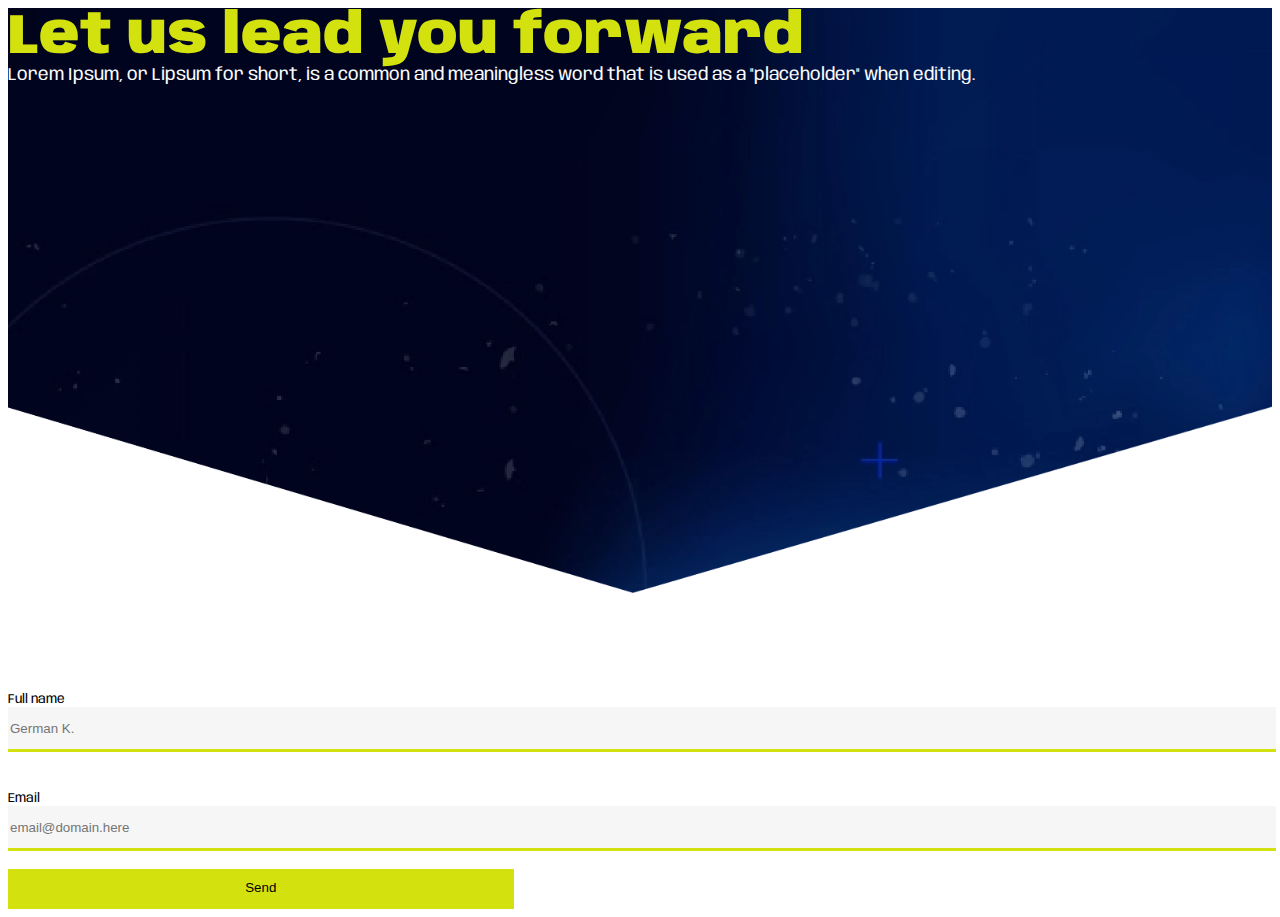
<file: projects/triangle/index.html>
<!DOCTYPE html>
<html lang="en">

<head>
    <meta charset="UTF-8">
    <meta name="viewport" content="width=device-width, initial-scale=1.0">
    <title>Triangle</title>
    <link href="https://cdn.jsdelivr.net/npm/bootstrap@5.3.2/dist/css/bootstrap.min.css" rel="stylesheet"
        integrity="sha384-T3c6CoIi6uLrA9TneNEoa7RxnatzjcDSCmG1MXxSR1GAsXEV/Dwwykc2MPK8M2HN" crossorigin="anonymous">
    <link rel="stylesheet" href="style/style.css">
</head>

<body>
    <div class="container-fluid info-section-container d-flex align-items-center">
        <div class="container info-text-container text-center">
            <div class="info-text-big">
                Let us lead you forward
            </div>
            <div class="info-text-small pt-3">
                Lorem Ipsum, or Lipsum for short, is a common and meaningless word that is used as a "placeholder" when
                editing.
            </div>
        </div>
    </div>

    <div class="container form-container">
        <form action="" class="row">
            <div class="name-container col-md-3 offset-md-1">
                <label for="name">Full name</label><br>
                <input type="text" id="name" name="name" placeholder="German K.">
            </div>
            <br><br>
            <div class="email-container col-md-3 offset-md-1">
                <label for="email">Email</label><br>
                <input type="email" id="email" name="email" placeholder="email@domain.here">
            </div>
            <div class="submit-container col-md-3 offset-md-1">
                <br>
                <input type="submit" value="Send">
            </div>
        </form>
    </div>

    <!-- -------------------------- Bootstrap script --------------------------- -->
    <script src="https://cdn.jsdelivr.net/npm/bootstrap@5.3.2/dist/js/bootstrap.bundle.min.js"
        integrity="sha384-C6RzsynM9kWDrMNeT87bh95OGNyZPhcTNXj1NW7RuBCsyN/o0jlpcV8Qyq46cDfL"
        crossorigin="anonymous"></script>
</body>

</html>
</file>
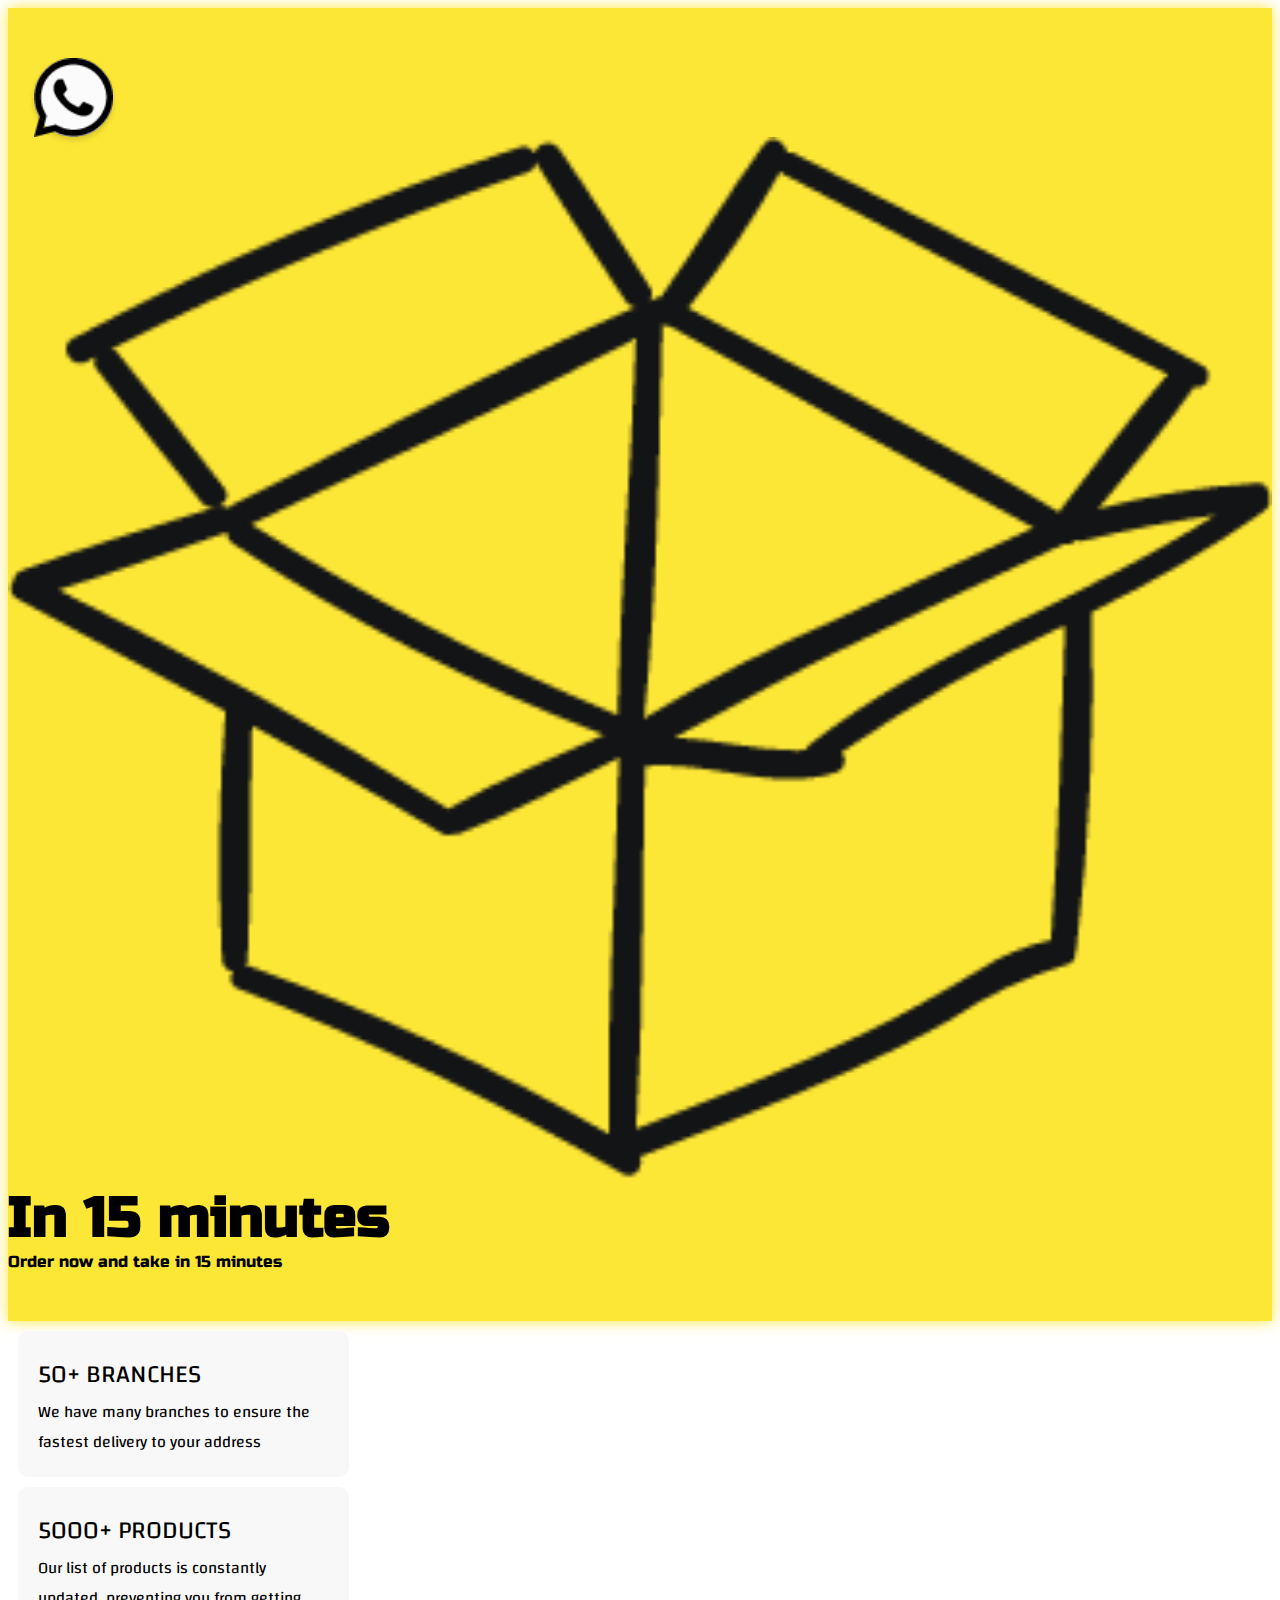
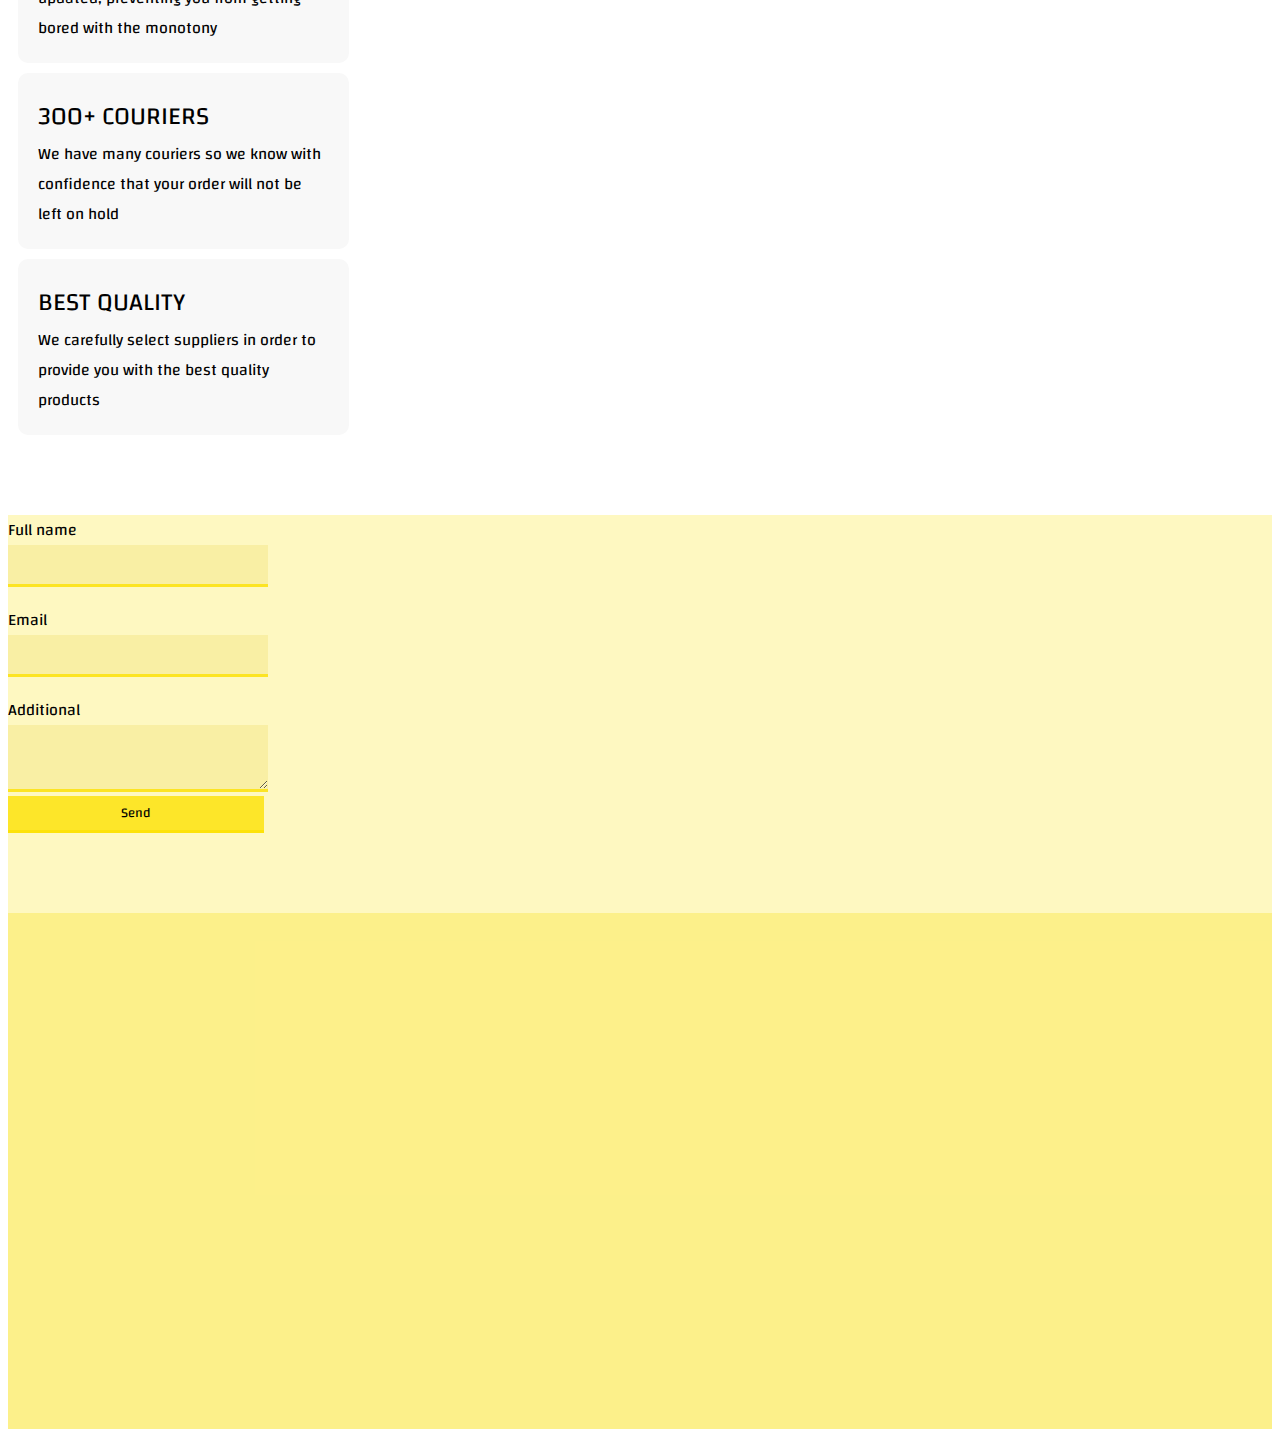
<file: projects/yellow-box/index.html>
<!DOCTYPE html>
<html lang="en">

<head>
    <meta charset="UTF-8">
    <meta name="viewport" content="width=device-width, initial-scale=1.0">
    <title>Yellow Box</title>
    <link href="https://cdn.jsdelivr.net/npm/bootstrap@5.3.2/dist/css/bootstrap.min.css" rel="stylesheet"
        integrity="sha384-T3c6CoIi6uLrA9TneNEoa7RxnatzjcDSCmG1MXxSR1GAsXEV/Dwwykc2MPK8M2HN" crossorigin="anonymous">
    <link rel="stylesheet" href="style/style.css">
</head>

<body>
    <!-- ---------------------------- Addvert Start ---------------------------- -->
    <div class="container-fluid addv-container">
        <div class="addv-whatsapp_btn d-flex justify-content-center align-items-center">
            <a href=""><img src="images/whatsapp-icon.png"></a>
        </div>
        <div class="d-flex justify-content-around align-items-center addv-info-container flex-wrap flex-row-reverse">
            <div class="addv-info_img">
                <img src="images/Box.png">
            </div>
            <div class="addv-info_text-container">
                <div class="addv-info_big-text">
                    In 15 minutes
                </div>
                <div class="addv-info_small-text">
                    Order now and take in 15 minutes
                </div>
            </div>

        </div>
    </div>

    <!-- ----------------------------- Addvert End ----------------------------- -->
    <!-- ----------------------------- About Start ----------------------------- -->

    <div class="container about-container">
        <div class="d-flex flex-wrap justify-content-center about-items_container mx-2 my-5">
            <div class="about-item text-center">
                <div class="about-item_content-container">
                    <div class="about-item_content-text">
                        <div class="about-item_content-big-text">
                            50+ BRANCHES
                        </div>
                        <div class="about-item_content-smal-text">
                            We have many branches to ensure the fastest delivery to your address
                        </div>
                    </div>
                </div>
            </div>
            <div class="about-item">
                <div class="about-item_content-container">
                    <div class="about-item_content-text">
                        <div class="about-item_content-big-text">
                            5000+ PRODUCTS
                        </div>
                        <div class="about-item_content-smal-text">
                            Our list of products is constantly updated, preventing you from getting bored with the
                            monotony
                        </div>
                    </div>
                </div>
            </div>
            <div class="about-item">
                <div class="about-item_content-container">
                    <div class="about-item_content-text">
                        <div class="about-item_content-big-text">
                            300+ COURIERS
                        </div>
                        <div class="about-item_content-smal-text">
                            We have many couriers so we know with confidence that your order will not be left on hold
                        </div>
                    </div>
                </div>
            </div>
            <div class="about-item">
                <div class="about-item_content-container">
                    <div class="about-item_content-text">
                        <div class="about-item_content-big-text">
                            BEST QUALITY
                        </div>
                        <div class="about-item_content-smal-text">
                            We carefully select suppliers in order to provide you with the best quality products
                        </div>
                    </div>
                </div>
            </div>
        </div>
    </div>

    <!-- ------------------------------ About End ------------------------------ -->
    <!-- ---------------------------- Contact Start ---------------------------- -->

    <div class="container-fluid contact-footer-container">
        <div class="row">
            <div class="container contact-form_container col-md-3">
                <form action="">
                    <label for="name">Full name</label><br>
                    <input type="text" id="name" name="name"><br><br>
                    <label for="email">Email</label><br>
                    <input type="email" id="email" name="email"><br><br>
                    <label for="content">Additional</label><br>
                    <textarea id="content" name="content" rows="4" cols="30">
                    </textarea><br>
                    <input type="submit" value="Send">
                </form>
            </div>

            <div class="container map-container col-md-6 col-lg-5 col-xl-4">
                <iframe
                    src="https://www.google.com/maps/embed?pb=!1m18!1m12!1m3!1d2239.793445626117!2d34.80867261562942!3d32.06447696518452!2m3!1f0!2f0!3f0!3m2!1i1024!2i768!4f13.1!3m3!1m2!1s0x15b2049331372d8d%3A0x9200a585417e1741!2sPetah+Tikva%2C+Israel!5e0!3m2!1sru!2sru!4v1641527344643!5m2!1sru!2sru"
                    width="100%" height="600" frameborder="0" style="border:0;" allowfullscreen="" aria-hidden="false"
                    tabindex="0"></iframe>
            </div>
        </div>
    </div>

    <!-- ----------------------------- Contact End ----------------------------- -->

    <!-- -------------------------- Bootstrap script --------------------------- -->
    <script src="https://cdn.jsdelivr.net/npm/bootstrap@5.3.2/dist/js/bootstrap.bundle.min.js"
        integrity="sha384-C6RzsynM9kWDrMNeT87bh95OGNyZPhcTNXj1NW7RuBCsyN/o0jlpcV8Qyq46cDfL"
        crossorigin="anonymous"></script>
</body>

</html>
</file>
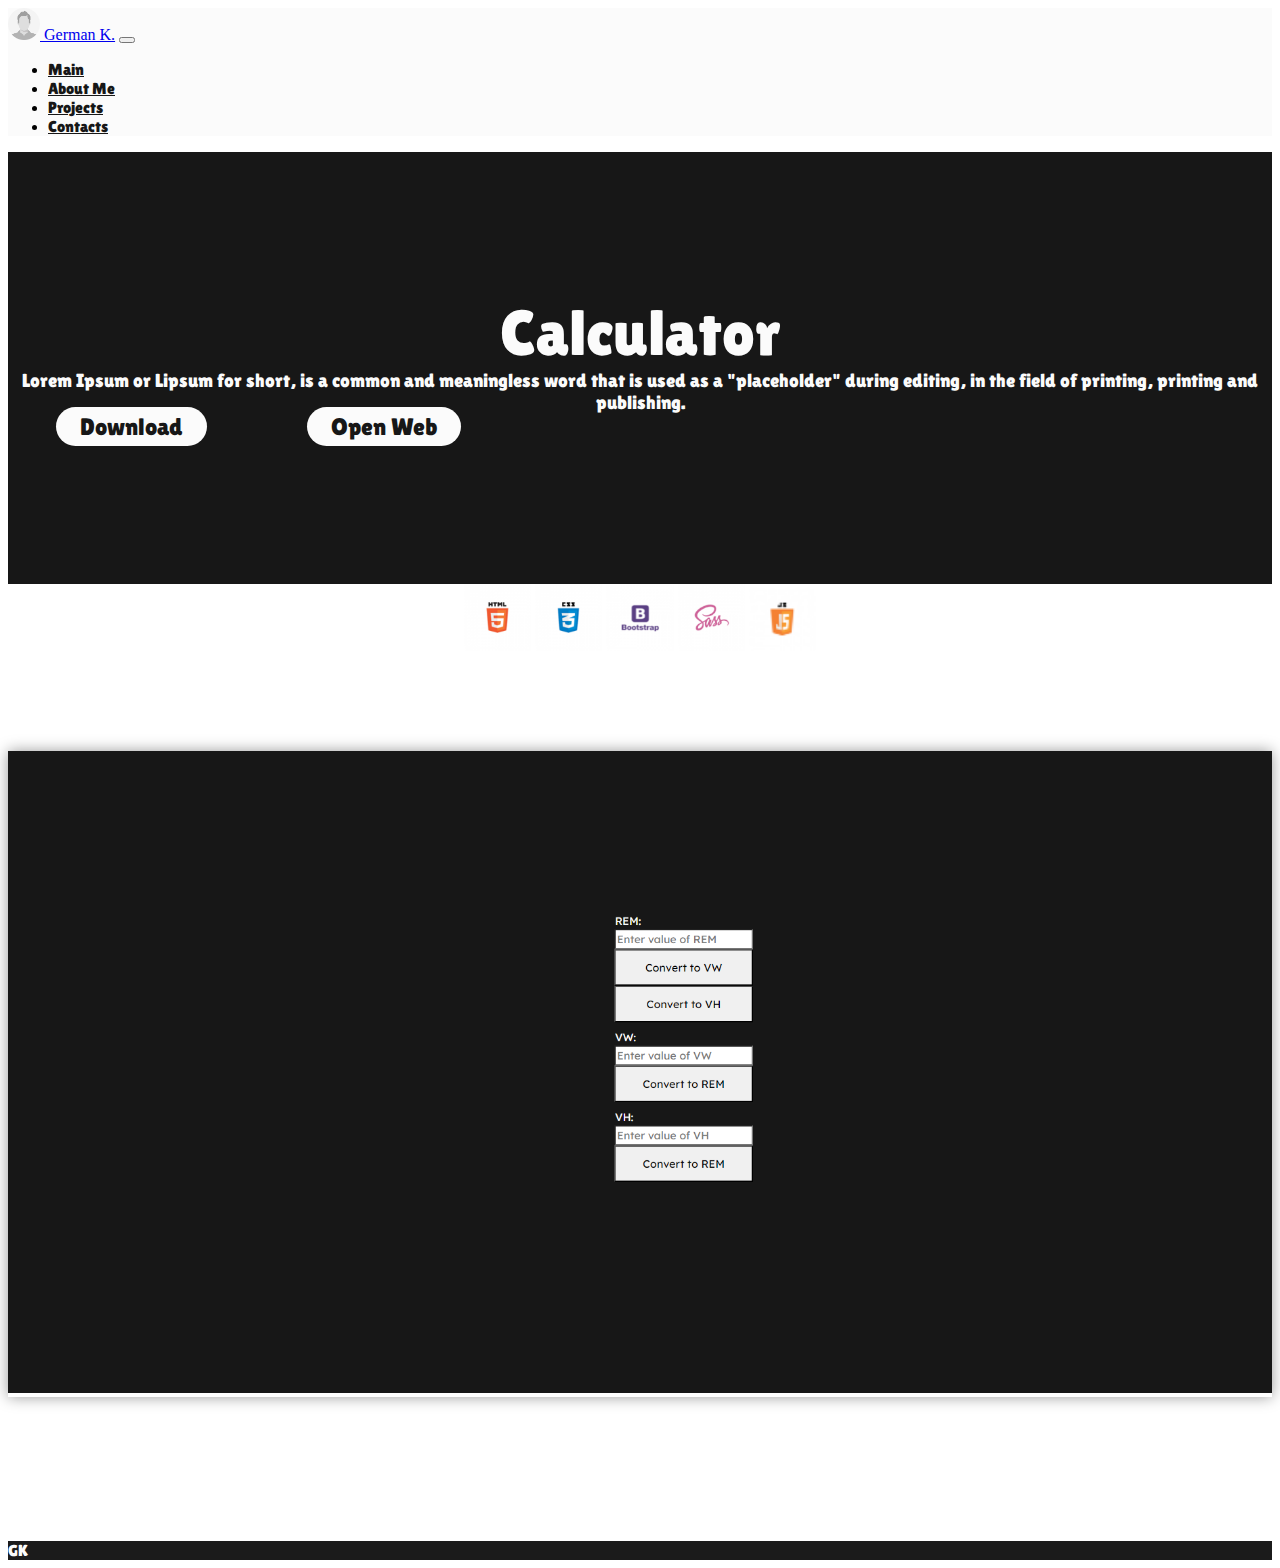
<file: projects pages/calculator.html>
<!DOCTYPE html>
<html lang="en">

<head>
    <meta charset="UTF-8">
    <meta name="viewport" content="width=device-width, initial-scale=1.0">
    <title>GK Calculator</title>
    <link href="https://cdn.jsdelivr.net/npm/bootstrap@5.3.2/dist/css/bootstrap.min.css" rel="stylesheet"
        integrity="sha384-T3c6CoIi6uLrA9TneNEoa7RxnatzjcDSCmG1MXxSR1GAsXEV/Dwwykc2MPK8M2HN" crossorigin="anonymous">
    <link rel="stylesheet" href="style/style.css">
</head>

<body>
    <!-- ------------------------- HEADER & NAV START -------------------------- -->
    <header class="sticky shadow-sm header-bg">
        <nav class="navbar navbar-expand-lg">
            <div class="container">
                <a class="navbar-brand" href="../index.html">
                    <img src="/images/profile-image.png" style="width: 2rem;">
                    German K.</a>
                <button class="navbar-toggler" type="button" data-bs-toggle="collapse"
                    data-bs-target="#navbarSupportedContent" aria-controls="navbarSupportedContent"
                    aria-expanded="false" aria-label="Toggle navigation">
                    <span class="navbar-toggler-icon"></span>
                </button>
                <div class="collapse navbar-collapse" id="navbarSupportedContent" style="flex-grow: 0;">
                    <ul class="navbar-nav me-auto mb-2 mb-lg-0 navbar-btns">
                        <li class="nav-item">
                            <a class="nav-link active" aria-current="page" href="#scrollspyHeading1">Main</a>
                        </li>
                        <li class="nav-item">
                            <a class="nav-link" href="#scrollspyHeading2">About Me</a>
                        </li>
                        <li class="nav-item">
                            <a class="nav-link" href="#scrollspyHeading3">Projects</a>
                        </li>
                        <li class="nav-item">
                            <a class="nav-link" href="#scrollspyHeading4">Contacts</a>
                        </li>
                    </ul>
                </div>
            </div>
        </nav>
    </header>
    <!-- -------------------------- HEADER & NAV END --------------------------- -->
    <!-- --------------------------- PROJ INFO START --------------------------- -->
    <section id="scrollspyHeading1">
        <div class="container-fluid proj_info-container py-15">
            <div class="container">
                <div class="proj_info-text d-flex align-items-center flex-column">
                    <div class="proj_info-big-text">
                        Calculator
                    </div>
                    <div class="proj_info-smal-text mt-5">
                        Lorem Ipsum or Lipsum for short, is a common and meaningless word that is used as a
                        "placeholder" during editing, in the
                        field of printing, printing and publishing.
                    </div>
                </div>
                <div class="d-flex justify-content-center proj-info-btns">
                    <a href="">Download</a>
                    <a href="/projects/calculator/index.html">Open Web</a>
                </div>
            </div>
        </div>
    </section>
    <!-- ---------------------------- PROJ INFO END ---------------------------- -->
    <!-- ----------------------- USED TECHNOLOGIES START ----------------------- -->
    <section>
        <div class="container-fluid used-tech_container shadow-sm">
            <img src="/images/img-HTML.png" alt="HTML">
            <img src="/images/img-CSS.png" alt="CSS">
            <img src="/images/img-Bootstrap.png" alt="BOOTSTRAP">
            <img src="/images/img-SASS.png" alt="SASS">
            <img src="/images/img-JS.png" alt="JS">
        </div>
    </section>
    <!-- ------------------------ USED TECHNOLOGIES END ------------------------ -->
    <!-- ------------------------------ PROJ IMG ------------------------------- -->
    <div class="container project-img">
        <img src="/images/calculator.png">
    </div>
    <!-- ------------------------------ PROJ IMG ------------------------------- -->

    <div class="container-fluid bottom-sign">
        <div class="container">
            GK
        </div>
    </div>

    <!-- -------------------------- Bootstrap script --------------------------- -->
    <script src="https://cdn.jsdelivr.net/npm/bootstrap@5.3.2/dist/js/bootstrap.bundle.min.js"
        integrity="sha384-C6RzsynM9kWDrMNeT87bh95OGNyZPhcTNXj1NW7RuBCsyN/o0jlpcV8Qyq46cDfL"
        crossorigin="anonymous"></script>
</body>

</html>
</file>
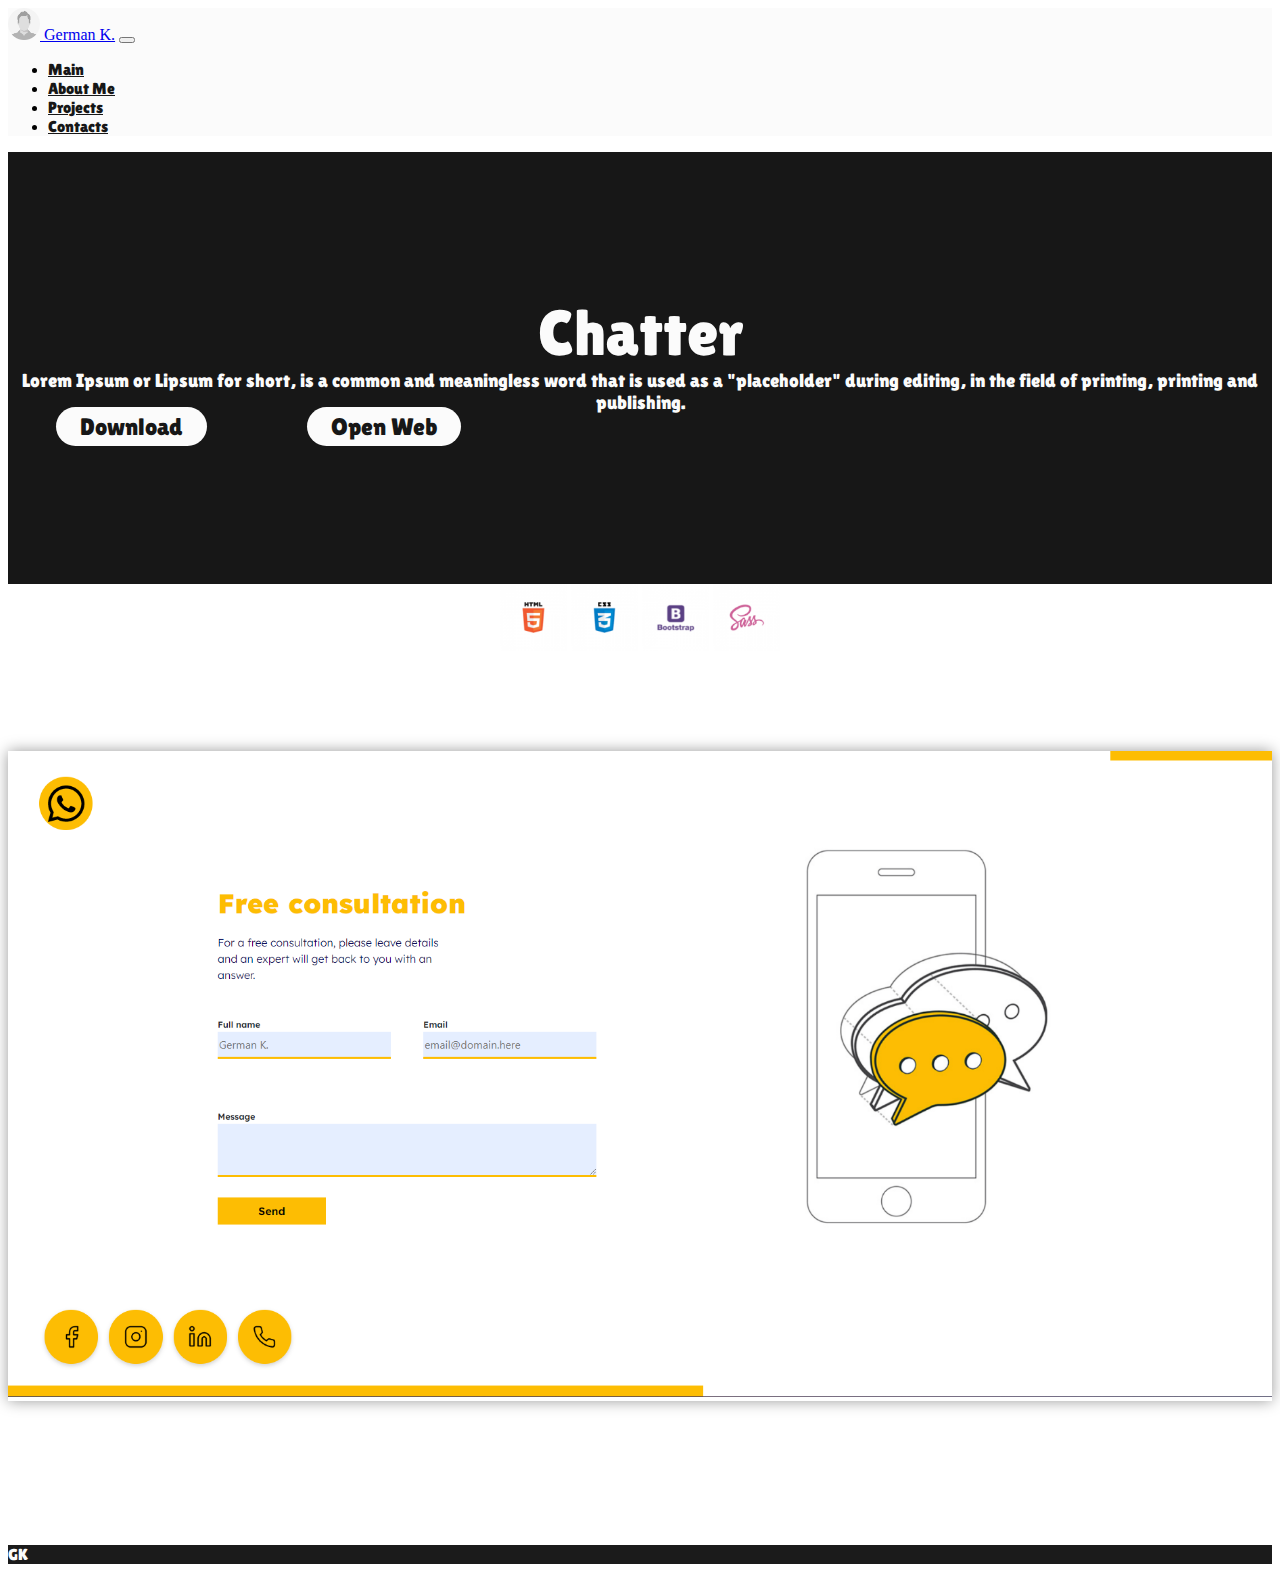
<file: projects pages/chatter.html>
<!DOCTYPE html>
<html lang="en">

<head>
    <meta charset="UTF-8">
    <meta name="viewport" content="width=device-width, initial-scale=1.0">
    <title>GK Chatter</title>
    <link href="https://cdn.jsdelivr.net/npm/bootstrap@5.3.2/dist/css/bootstrap.min.css" rel="stylesheet"
        integrity="sha384-T3c6CoIi6uLrA9TneNEoa7RxnatzjcDSCmG1MXxSR1GAsXEV/Dwwykc2MPK8M2HN" crossorigin="anonymous">
    <link rel="stylesheet" href="style/style.css">
</head>

<body>
    <!-- ------------------------- HEADER & NAV START -------------------------- -->
    <header class="sticky shadow-sm header-bg">
        <nav class="navbar navbar-expand-lg">
            <div class="container">
                <a class="navbar-brand" href="../index.html">
                    <img src="/images/profile-image.png" style="width: 2rem;">
                    German K.</a>
                <button class="navbar-toggler" type="button" data-bs-toggle="collapse"
                    data-bs-target="#navbarSupportedContent" aria-controls="navbarSupportedContent"
                    aria-expanded="false" aria-label="Toggle navigation">
                    <span class="navbar-toggler-icon"></span>
                </button>
                <div class="collapse navbar-collapse" id="navbarSupportedContent" style="flex-grow: 0;">
                    <ul class="navbar-nav me-auto mb-2 mb-lg-0 navbar-btns">
                        <li class="nav-item">
                            <a class="nav-link active" aria-current="page" href="#scrollspyHeading1">Main</a>
                        </li>
                        <li class="nav-item">
                            <a class="nav-link" href="#scrollspyHeading2">About Me</a>
                        </li>
                        <li class="nav-item">
                            <a class="nav-link" href="#scrollspyHeading3">Projects</a>
                        </li>
                        <li class="nav-item">
                            <a class="nav-link" href="#scrollspyHeading4">Contacts</a>
                        </li>
                    </ul>
                </div>
            </div>
        </nav>
    </header>
    <!-- -------------------------- HEADER & NAV END --------------------------- -->
    <!-- --------------------------- PROJ INFO START --------------------------- -->
    <section id="scrollspyHeading1">
        <div class="container-fluid proj_info-container py-15">
            <div class="container">
                <div class="proj_info-text d-flex align-items-center flex-column">
                    <div class="proj_info-big-text">
                        Chatter
                    </div>
                    <div class="proj_info-smal-text mt-5">
                        Lorem Ipsum or Lipsum for short, is a common and meaningless word that is used as a
                        "placeholder" during editing, in the
                        field of printing, printing and publishing.
                    </div>
                </div>
                <div class="d-flex justify-content-center proj-info-btns">
                    <a href="">Download</a>
                    <a href="/projects/chatter/index.html">Open Web</a>
                </div>
            </div>
        </div>
    </section>
    <!-- ---------------------------- PROJ INFO END ---------------------------- -->
    <!-- ----------------------- USED TECHNOLOGIES START ----------------------- -->
    <section>
        <div class="container-fluid used-tech_container shadow-sm">
            <img src="/images/img-HTML.png" alt="HTML">
            <img src="/images/img-CSS.png" alt="CSS">
            <img src="/images/img-Bootstrap.png" alt="BOOTSTRAP">
            <img src="/images/img-SASS.png" alt="SASS">
        </div>
    </section>
    <!-- ------------------------ USED TECHNOLOGIES END ------------------------ -->
    <!-- ------------------------------ PROJ IMG ------------------------------- -->
    <div class="container project-img">
        <img src="/images/chatter.png">
    </div>
    <!-- ------------------------------ PROJ IMG ------------------------------- -->

    <div class="container-fluid bottom-sign">
        <div class="container">
            GK
        </div>
    </div>

    <!-- -------------------------- Bootstrap script --------------------------- -->
    <script src="https://cdn.jsdelivr.net/npm/bootstrap@5.3.2/dist/js/bootstrap.bundle.min.js"
        integrity="sha384-C6RzsynM9kWDrMNeT87bh95OGNyZPhcTNXj1NW7RuBCsyN/o0jlpcV8Qyq46cDfL"
        crossorigin="anonymous"></script>
</body>

</html>
</file>
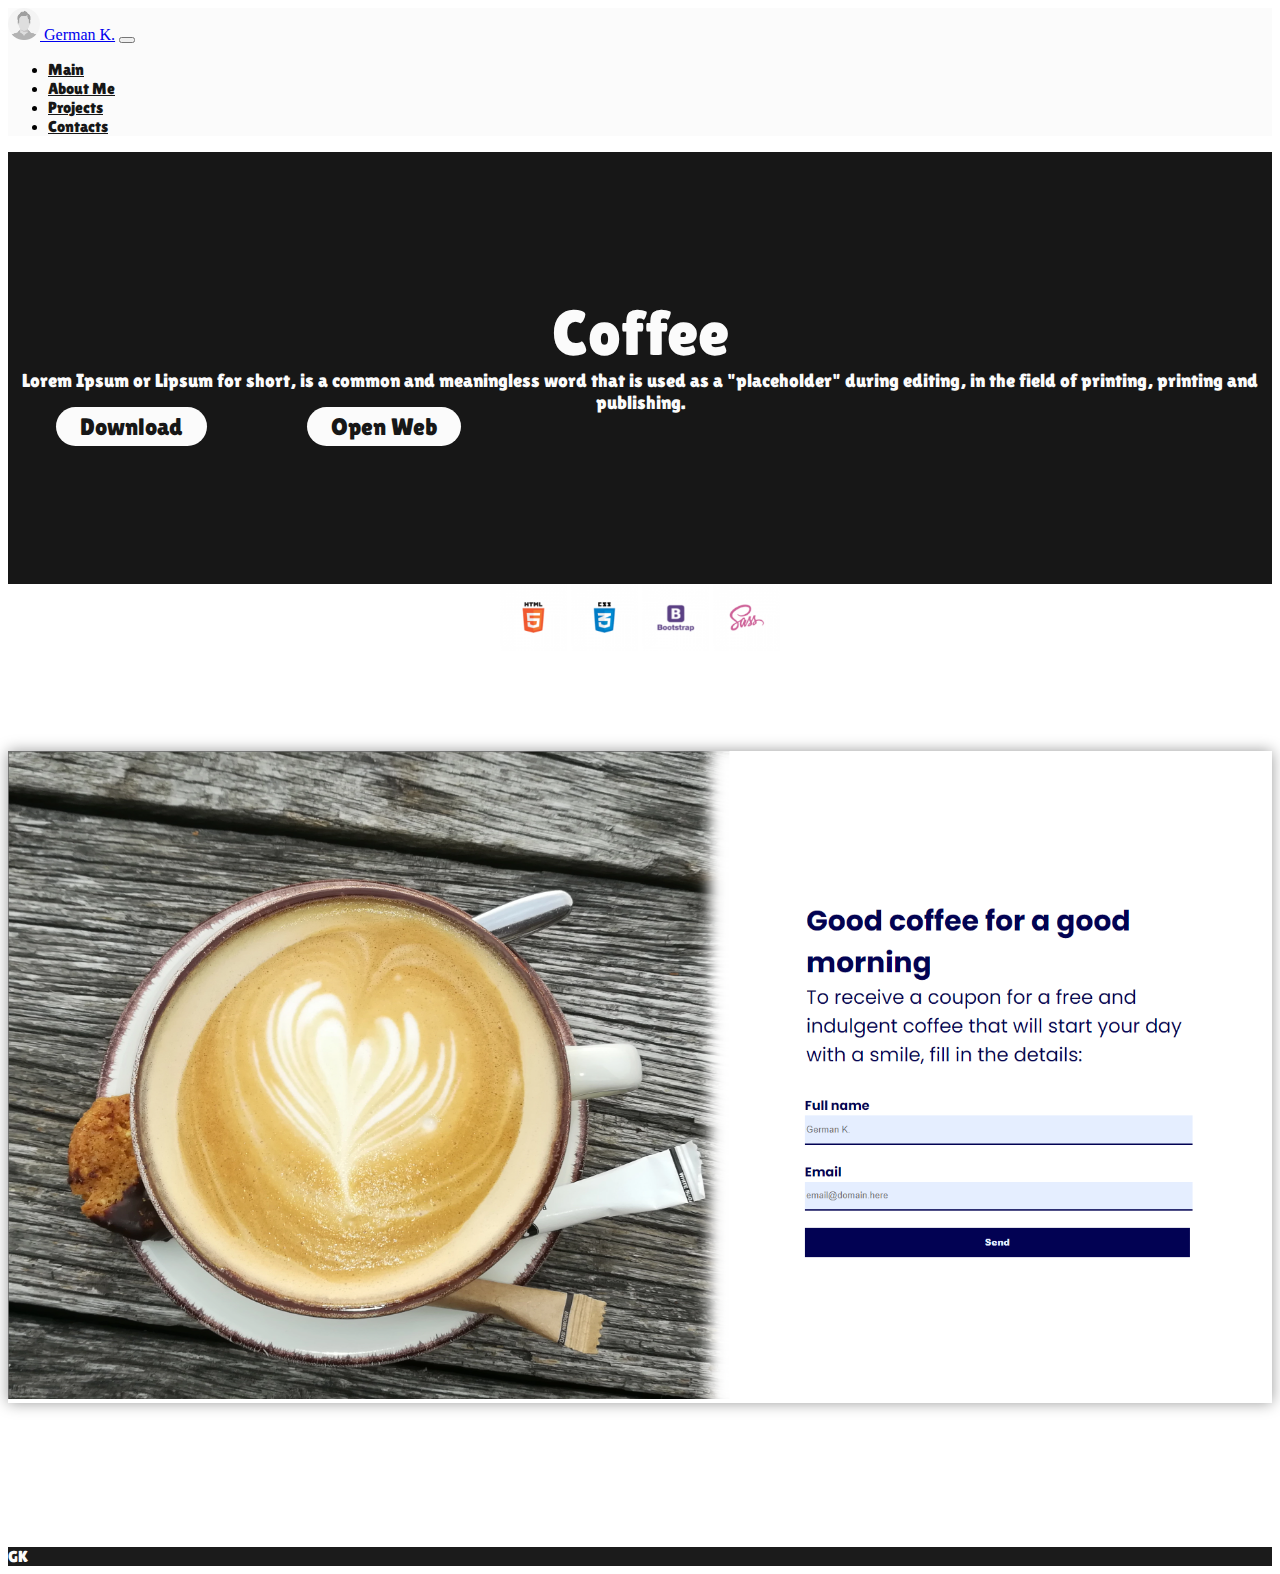
<file: projects pages/coffee.html>
<!DOCTYPE html>
<html lang="en">

<head>
    <meta charset="UTF-8">
    <meta name="viewport" content="width=device-width, initial-scale=1.0">
    <title>GK Coffee</title>
    <link href="https://cdn.jsdelivr.net/npm/bootstrap@5.3.2/dist/css/bootstrap.min.css" rel="stylesheet"
        integrity="sha384-T3c6CoIi6uLrA9TneNEoa7RxnatzjcDSCmG1MXxSR1GAsXEV/Dwwykc2MPK8M2HN" crossorigin="anonymous">
    <link rel="stylesheet" href="style/style.css">
</head>

<body>
    <!-- ------------------------- HEADER & NAV START -------------------------- -->
    <header class="sticky shadow-sm header-bg">
        <nav class="navbar navbar-expand-lg">
            <div class="container">
                <a class="navbar-brand" href="../index.html">
                    <img src="/images/profile-image.png" style="width: 2rem;">
                    German K.</a>
                <button class="navbar-toggler" type="button" data-bs-toggle="collapse"
                    data-bs-target="#navbarSupportedContent" aria-controls="navbarSupportedContent"
                    aria-expanded="false" aria-label="Toggle navigation">
                    <span class="navbar-toggler-icon"></span>
                </button>
                <div class="collapse navbar-collapse" id="navbarSupportedContent" style="flex-grow: 0;">
                    <ul class="navbar-nav me-auto mb-2 mb-lg-0 navbar-btns">
                        <li class="nav-item">
                            <a class="nav-link active" aria-current="page" href="#scrollspyHeading1">Main</a>
                        </li>
                        <li class="nav-item">
                            <a class="nav-link" href="#scrollspyHeading2">About Me</a>
                        </li>
                        <li class="nav-item">
                            <a class="nav-link" href="#scrollspyHeading3">Projects</a>
                        </li>
                        <li class="nav-item">
                            <a class="nav-link" href="#scrollspyHeading4">Contacts</a>
                        </li>
                    </ul>
                </div>
            </div>
        </nav>
    </header>
    <!-- -------------------------- HEADER & NAV END --------------------------- -->
    <!-- --------------------------- PROJ INFO START --------------------------- -->
    <section id="scrollspyHeading1">
        <div class="container-fluid proj_info-container py-15">
            <div class="container">
                <div class="proj_info-text d-flex align-items-center flex-column">
                    <div class="proj_info-big-text">
                        Coffee
                    </div>
                    <div class="proj_info-smal-text mt-5">
                        Lorem Ipsum or Lipsum for short, is a common and meaningless word that is used as a
                        "placeholder" during editing, in the
                        field of printing, printing and publishing.
                    </div>
                </div>
                <div class="d-flex justify-content-center proj-info-btns">
                    <a href="">Download</a>
                    <a href="/projects/coffee/index.html">Open Web</a>
                </div>
            </div>
        </div>
    </section>
    <!-- ---------------------------- PROJ INFO END ---------------------------- -->
    <!-- ----------------------- USED TECHNOLOGIES START ----------------------- -->
    <section>
        <div class="container-fluid used-tech_container shadow-sm">
            <img src="/images/img-HTML.png" alt="HTML">
            <img src="/images/img-CSS.png" alt="CSS">
            <img src="/images/img-Bootstrap.png" alt="BOOTSTRAP">
            <img src="/images/img-SASS.png" alt="SASS">
        </div>
    </section>
    <!-- ------------------------ USED TECHNOLOGIES END ------------------------ -->
    <!-- ------------------------------ PROJ IMG ------------------------------- -->
    <div class="container project-img">
        <img src="/images/coffee.png">
    </div>
    <!-- ------------------------------ PROJ IMG ------------------------------- -->

    <div class="container-fluid bottom-sign">
        <div class="container">
            GK
        </div>
    </div>

    <!-- -------------------------- Bootstrap script --------------------------- -->
    <script src="https://cdn.jsdelivr.net/npm/bootstrap@5.3.2/dist/js/bootstrap.bundle.min.js"
        integrity="sha384-C6RzsynM9kWDrMNeT87bh95OGNyZPhcTNXj1NW7RuBCsyN/o0jlpcV8Qyq46cDfL"
        crossorigin="anonymous"></script>
</body>

</html>
</file>
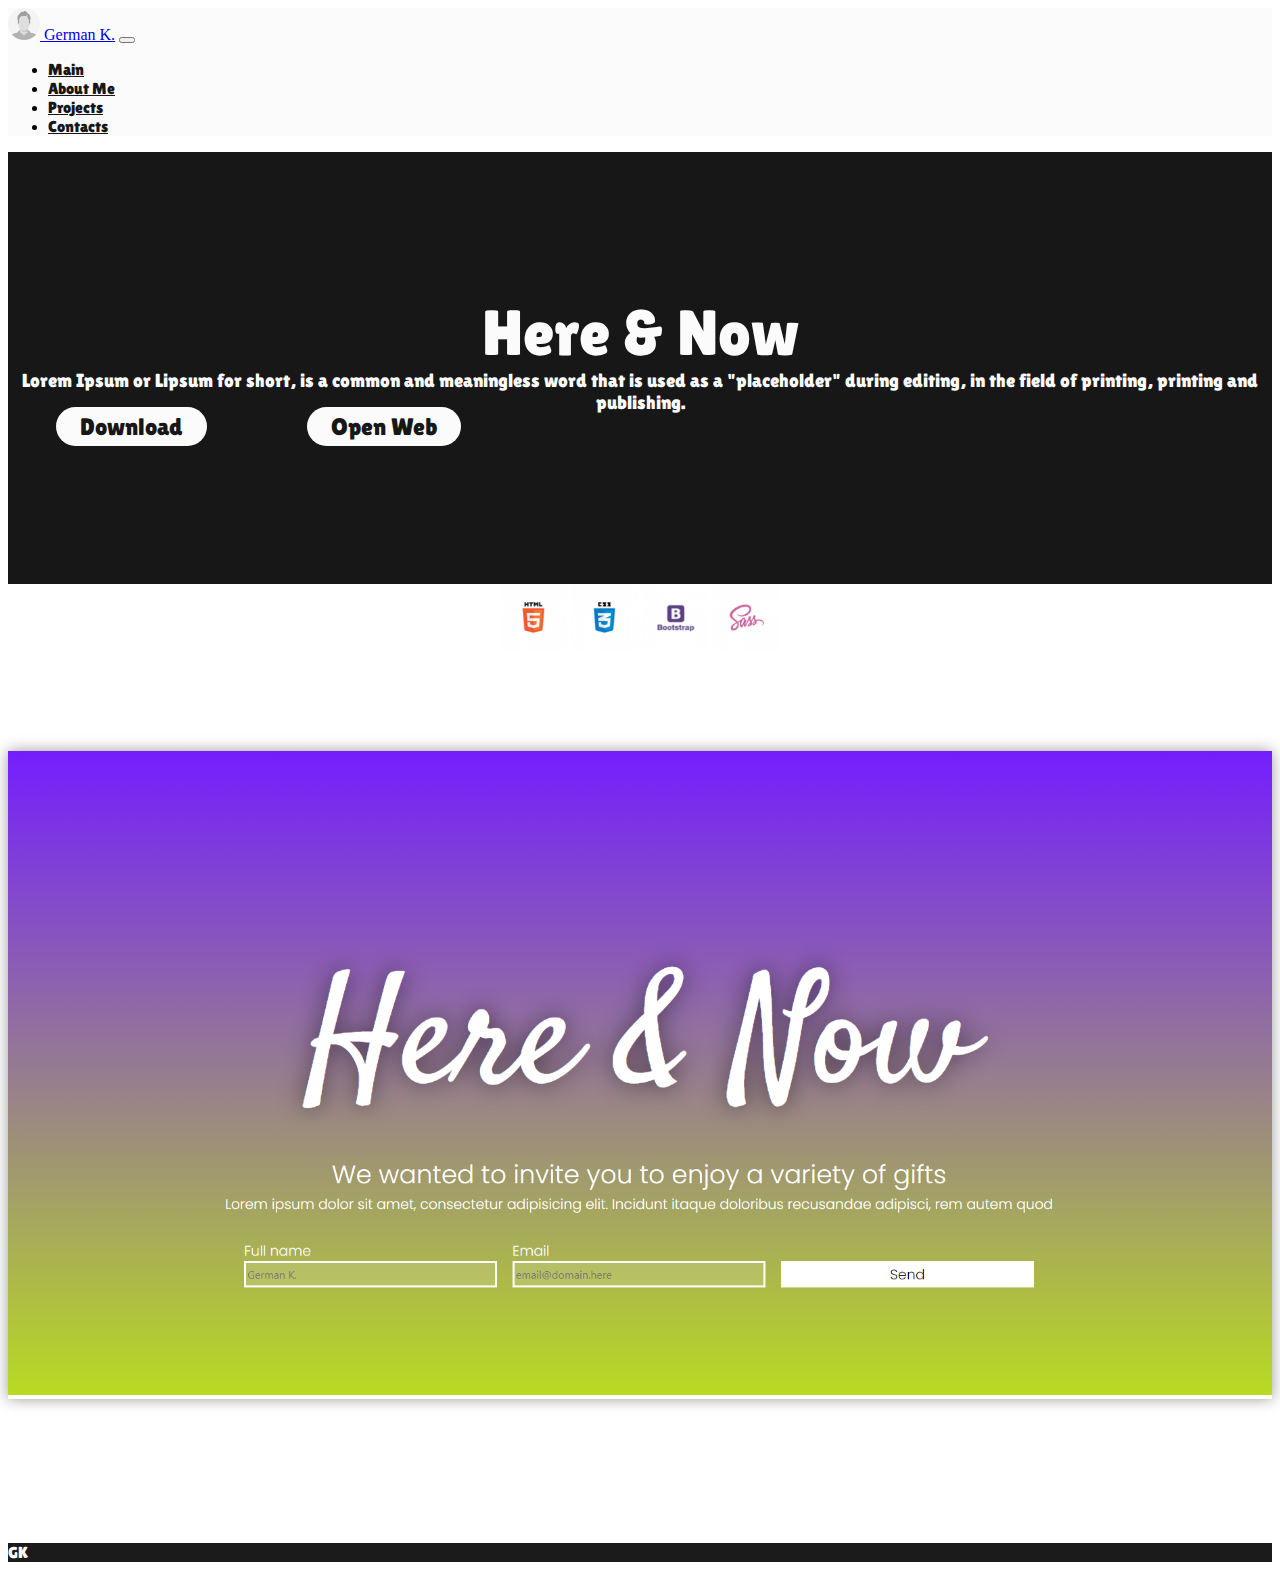
<file: projects pages/here-now.html>
<!DOCTYPE html>
<html lang="en">

<head>
    <meta charset="UTF-8">
    <meta name="viewport" content="width=device-width, initial-scale=1.0">
    <title>GK Here&Now</title>
    <link href="https://cdn.jsdelivr.net/npm/bootstrap@5.3.2/dist/css/bootstrap.min.css" rel="stylesheet"
        integrity="sha384-T3c6CoIi6uLrA9TneNEoa7RxnatzjcDSCmG1MXxSR1GAsXEV/Dwwykc2MPK8M2HN" crossorigin="anonymous">
    <link rel="stylesheet" href="style/style.css">
</head>

<body>
    <!-- ------------------------- HEADER & NAV START -------------------------- -->
    <header class="sticky shadow-sm header-bg">
        <nav class="navbar navbar-expand-lg">
            <div class="container">
                <a class="navbar-brand" href="../index.html">
                    <img src="/images/profile-image.png" style="width: 2rem;">
                    German K.</a>
                <button class="navbar-toggler" type="button" data-bs-toggle="collapse"
                    data-bs-target="#navbarSupportedContent" aria-controls="navbarSupportedContent"
                    aria-expanded="false" aria-label="Toggle navigation">
                    <span class="navbar-toggler-icon"></span>
                </button>
                <div class="collapse navbar-collapse" id="navbarSupportedContent" style="flex-grow: 0;">
                    <ul class="navbar-nav me-auto mb-2 mb-lg-0 navbar-btns">
                        <li class="nav-item">
                            <a class="nav-link active" aria-current="page" href="#scrollspyHeading1">Main</a>
                        </li>
                        <li class="nav-item">
                            <a class="nav-link" href="#scrollspyHeading2">About Me</a>
                        </li>
                        <li class="nav-item">
                            <a class="nav-link" href="#scrollspyHeading3">Projects</a>
                        </li>
                        <li class="nav-item">
                            <a class="nav-link" href="#scrollspyHeading4">Contacts</a>
                        </li>
                    </ul>
                </div>
            </div>
        </nav>
    </header>
    <!-- -------------------------- HEADER & NAV END --------------------------- -->
    <!-- --------------------------- PROJ INFO START --------------------------- -->
    <section id="scrollspyHeading1">
        <div class="container-fluid proj_info-container py-15">
            <div class="container">
                <div class="proj_info-text d-flex align-items-center flex-column">
                    <div class="proj_info-big-text">
                        Here & Now
                    </div>
                    <div class="proj_info-smal-text mt-5">
                        Lorem Ipsum or Lipsum for short, is a common and meaningless word that is used as a
                        "placeholder" during editing, in the
                        field of printing, printing and publishing.
                    </div>
                </div>
                <div class="d-flex justify-content-center proj-info-btns">
                    <a href="">Download</a>
                    <a href="/projects/here&now/index.html">Open Web</a>
                </div>
            </div>
        </div>
    </section>
    <!-- ---------------------------- PROJ INFO END ---------------------------- -->
    <!-- ----------------------- USED TECHNOLOGIES START ----------------------- -->
    <section>
        <div class="container-fluid used-tech_container shadow-sm">
            <img src="/images/img-HTML.png" alt="HTML">
            <img src="/images/img-CSS.png" alt="CSS">
            <img src="/images/img-Bootstrap.png" alt="BOOTSTRAP">
            <img src="/images/img-SASS.png" alt="SASS">
        </div>
    </section>
    <!-- ------------------------ USED TECHNOLOGIES END ------------------------ -->
    <!-- ------------------------------ PROJ IMG ------------------------------- -->
    <div class="container project-img">
        <img src="/images/Here&Now.png">
    </div>
    <!-- ------------------------------ PROJ IMG ------------------------------- -->

    <div class="container-fluid bottom-sign">
        <div class="container">
            GK
        </div>
    </div>

    <!-- -------------------------- Bootstrap script --------------------------- -->
    <script src="https://cdn.jsdelivr.net/npm/bootstrap@5.3.2/dist/js/bootstrap.bundle.min.js"
        integrity="sha384-C6RzsynM9kWDrMNeT87bh95OGNyZPhcTNXj1NW7RuBCsyN/o0jlpcV8Qyq46cDfL"
        crossorigin="anonymous"></script>
</body>

</html>
</file>
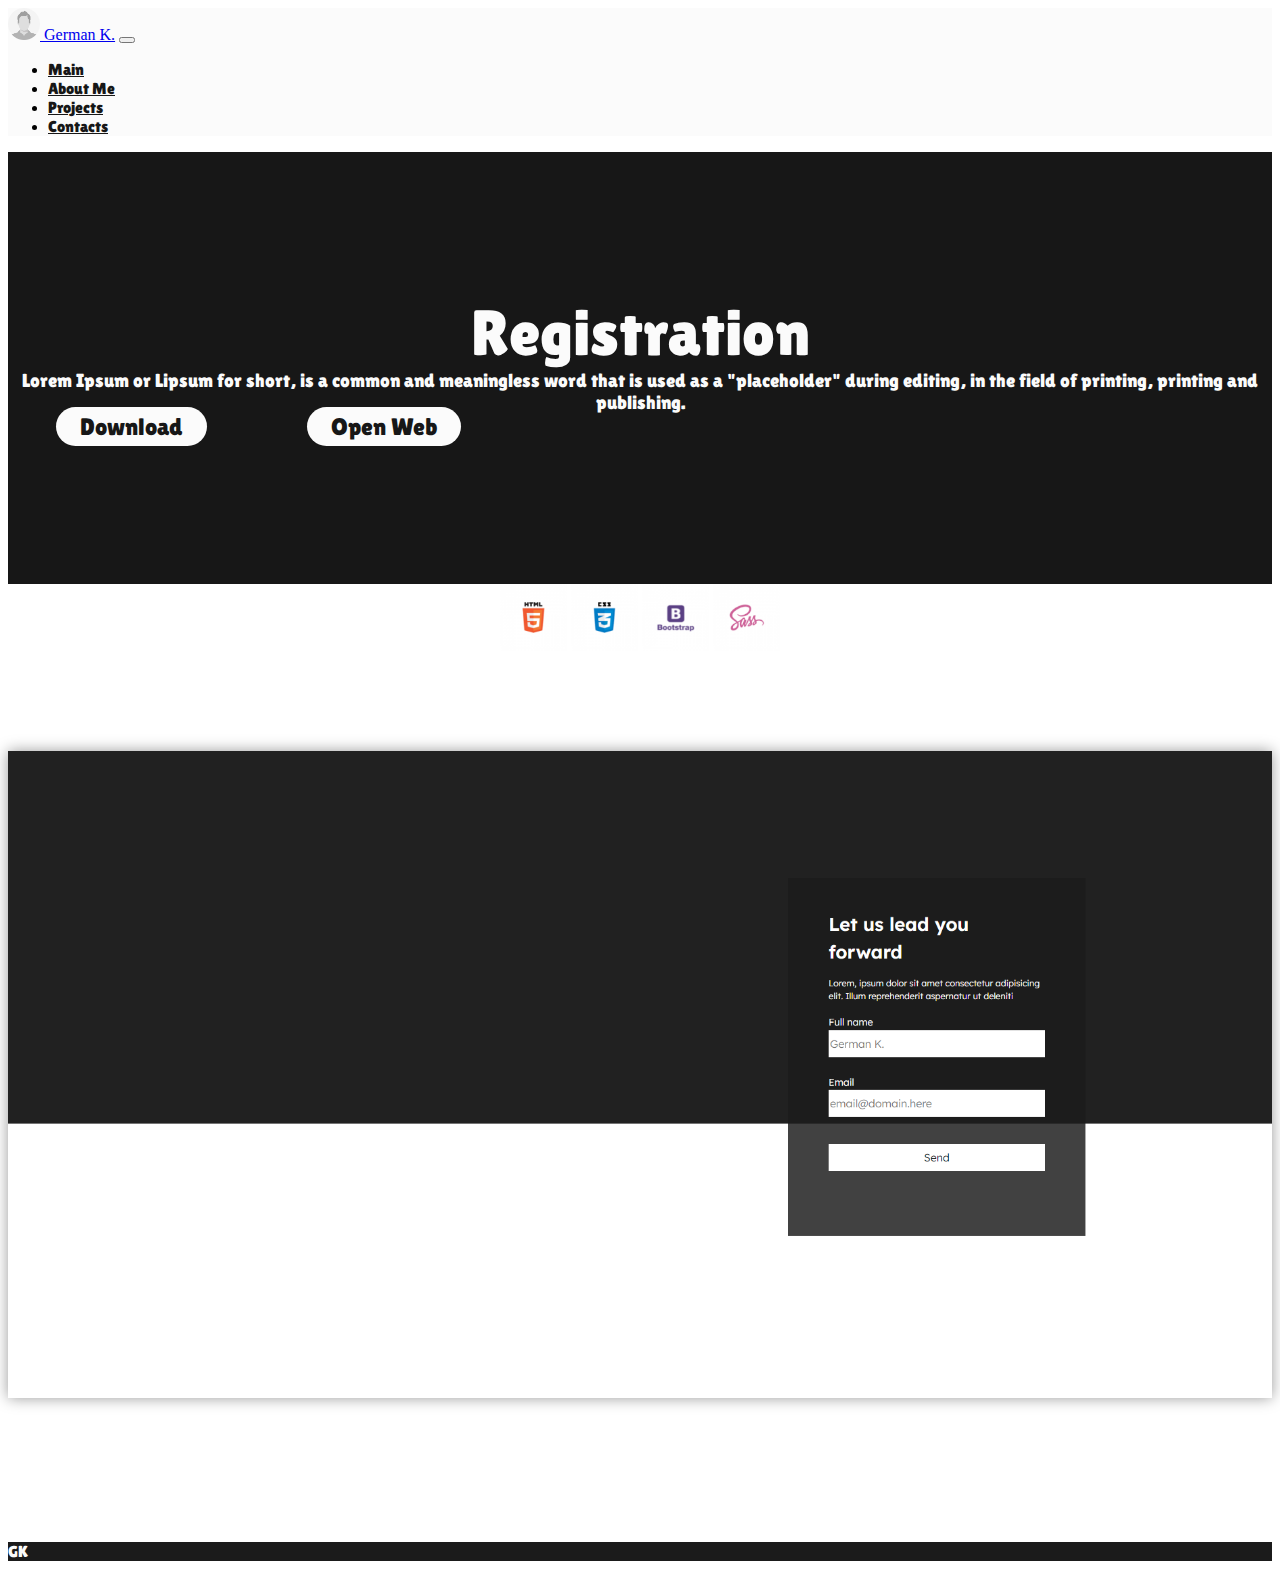
<file: projects pages/registration.html>
<!DOCTYPE html>
<html lang="en">

<head>
    <meta charset="UTF-8">
    <meta name="viewport" content="width=device-width, initial-scale=1.0">
    <title>GK Registration</title>
    <link href="https://cdn.jsdelivr.net/npm/bootstrap@5.3.2/dist/css/bootstrap.min.css" rel="stylesheet"
        integrity="sha384-T3c6CoIi6uLrA9TneNEoa7RxnatzjcDSCmG1MXxSR1GAsXEV/Dwwykc2MPK8M2HN" crossorigin="anonymous">
    <link rel="stylesheet" href="style/style.css">
</head>

<body>
    <!-- ------------------------- HEADER & NAV START -------------------------- -->
    <header class="sticky shadow-sm header-bg">
        <nav class="navbar navbar-expand-lg">
            <div class="container">
                <a class="navbar-brand" href="../index.html">
                    <img src="/images/profile-image.png" style="width: 2rem;">
                    German K.</a>
                <button class="navbar-toggler" type="button" data-bs-toggle="collapse"
                    data-bs-target="#navbarSupportedContent" aria-controls="navbarSupportedContent"
                    aria-expanded="false" aria-label="Toggle navigation">
                    <span class="navbar-toggler-icon"></span>
                </button>
                <div class="collapse navbar-collapse" id="navbarSupportedContent" style="flex-grow: 0;">
                    <ul class="navbar-nav me-auto mb-2 mb-lg-0 navbar-btns">
                        <li class="nav-item">
                            <a class="nav-link active" aria-current="page" href="#scrollspyHeading1">Main</a>
                        </li>
                        <li class="nav-item">
                            <a class="nav-link" href="#scrollspyHeading2">About Me</a>
                        </li>
                        <li class="nav-item">
                            <a class="nav-link" href="#scrollspyHeading3">Projects</a>
                        </li>
                        <li class="nav-item">
                            <a class="nav-link" href="#scrollspyHeading4">Contacts</a>
                        </li>
                    </ul>
                </div>
            </div>
        </nav>
    </header>
    <!-- -------------------------- HEADER & NAV END --------------------------- -->
    <!-- --------------------------- PROJ INFO START --------------------------- -->
    <section id="scrollspyHeading1">
        <div class="container-fluid proj_info-container py-15">
            <div class="container">
                <div class="proj_info-text d-flex align-items-center flex-column">
                    <div class="proj_info-big-text">
                        Registration
                    </div>
                    <div class="proj_info-smal-text mt-5">
                        Lorem Ipsum or Lipsum for short, is a common and meaningless word that is used as a
                        "placeholder" during editing, in the
                        field of printing, printing and publishing.
                    </div>
                </div>
                <div class="d-flex justify-content-center proj-info-btns">
                    <a href="">Download</a>
                    <a href="/projects/registration/index.html">Open Web</a>
                </div>
            </div>
        </div>
    </section>
    <!-- ---------------------------- PROJ INFO END ---------------------------- -->
    <!-- ----------------------- USED TECHNOLOGIES START ----------------------- -->
    <section>
        <div class="container-fluid used-tech_container shadow-sm">
            <img src="/images/img-HTML.png" alt="HTML">
            <img src="/images/img-CSS.png" alt="CSS">
            <img src="/images/img-Bootstrap.png" alt="BOOTSTRAP">
            <img src="/images/img-SASS.png" alt="SASS">
        </div>
    </section>
    <!-- ------------------------ USED TECHNOLOGIES END ------------------------ -->
    <!-- ------------------------------ PROJ IMG ------------------------------- -->
    <div class="container project-img">
        <img src="/images/registration.png">
    </div>
    <!-- ------------------------------ PROJ IMG ------------------------------- -->

    <div class="container-fluid bottom-sign">
        <div class="container">
            GK
        </div>
    </div>

    <!-- -------------------------- Bootstrap script --------------------------- -->
    <script src="https://cdn.jsdelivr.net/npm/bootstrap@5.3.2/dist/js/bootstrap.bundle.min.js"
        integrity="sha384-C6RzsynM9kWDrMNeT87bh95OGNyZPhcTNXj1NW7RuBCsyN/o0jlpcV8Qyq46cDfL"
        crossorigin="anonymous"></script>
</body>

</html>
</file>
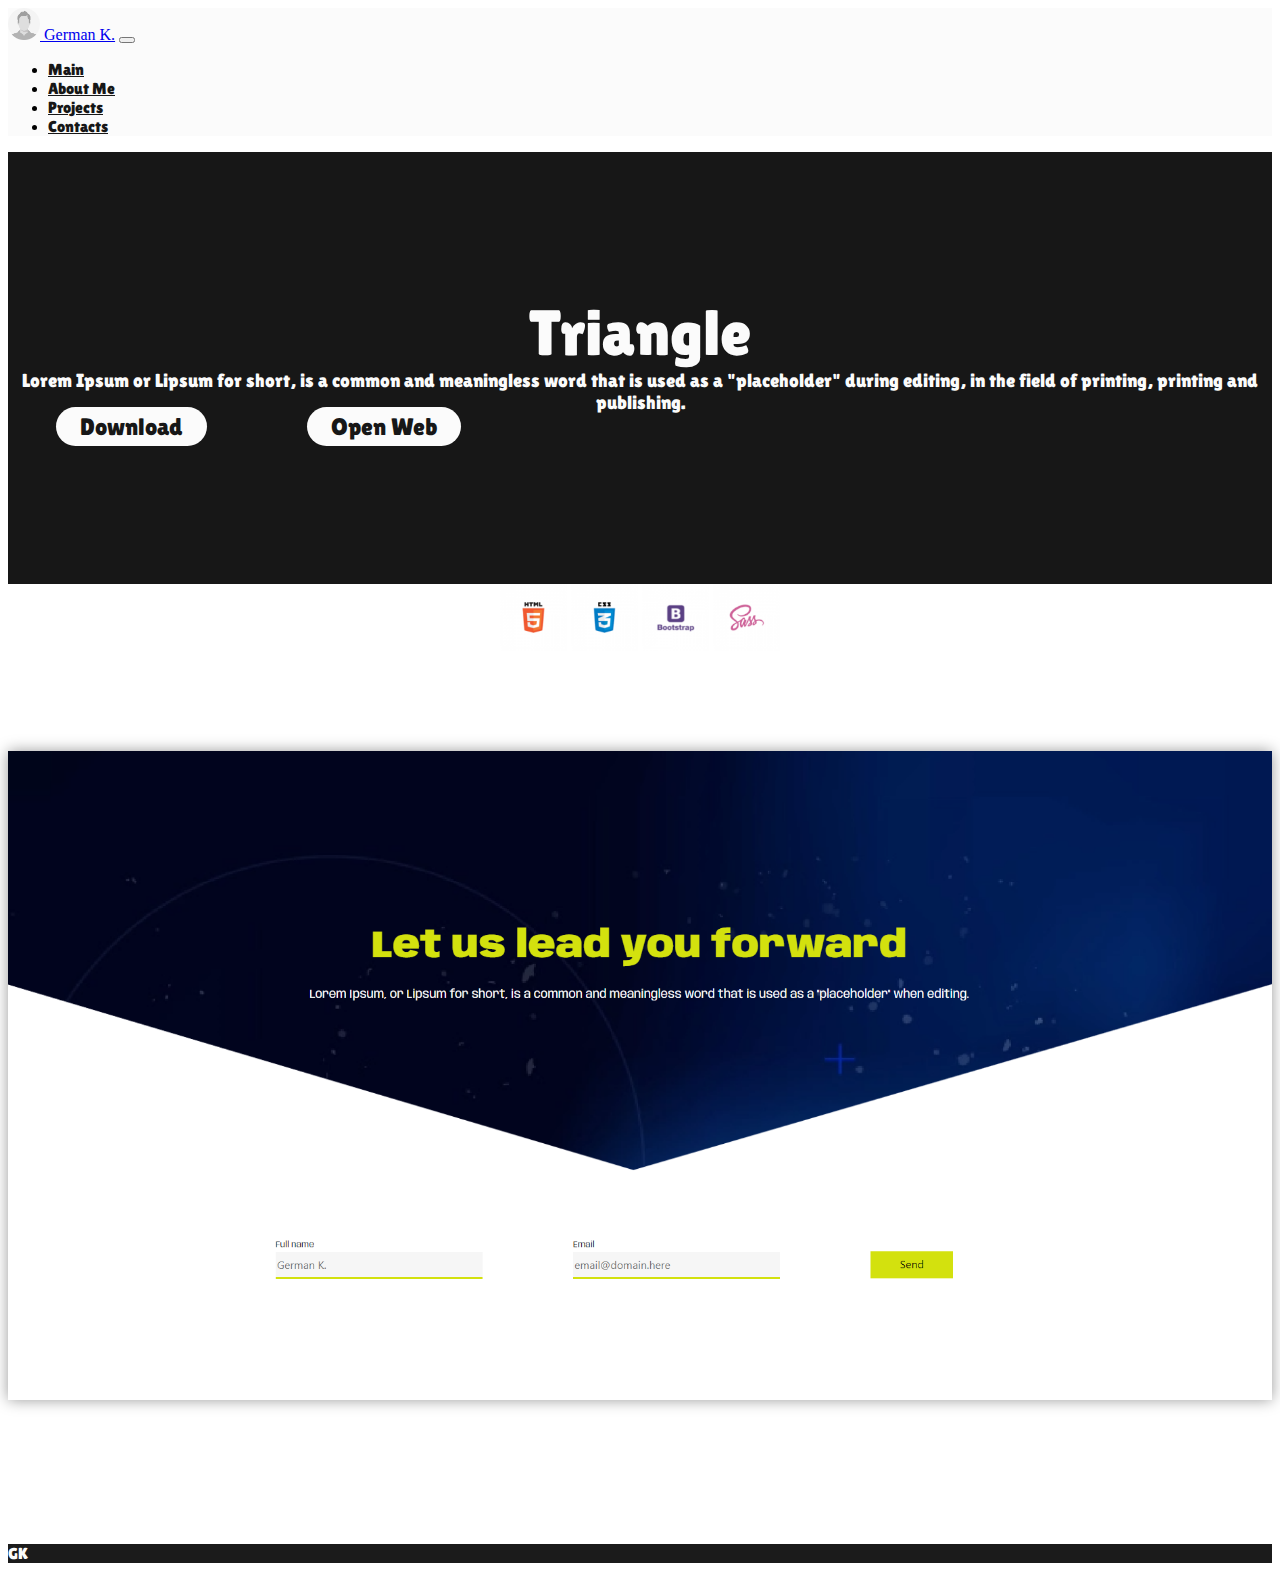
<file: projects pages/triangle.html>
<!DOCTYPE html>
<html lang="en">

<head>
    <meta charset="UTF-8">
    <meta name="viewport" content="width=device-width, initial-scale=1.0">
    <title>GK Triangle</title>
    <link href="https://cdn.jsdelivr.net/npm/bootstrap@5.3.2/dist/css/bootstrap.min.css" rel="stylesheet"
        integrity="sha384-T3c6CoIi6uLrA9TneNEoa7RxnatzjcDSCmG1MXxSR1GAsXEV/Dwwykc2MPK8M2HN" crossorigin="anonymous">
    <link rel="stylesheet" href="style/style.css">
</head>

<body>
    <!-- ------------------------- HEADER & NAV START -------------------------- -->
    <header class="sticky shadow-sm header-bg">
        <nav class="navbar navbar-expand-lg">
            <div class="container">
                <a class="navbar-brand" href="../index.html">
                    <img src="/images/profile-image.png" style="width: 2rem;">
                    German K.</a>
                <button class="navbar-toggler" type="button" data-bs-toggle="collapse"
                    data-bs-target="#navbarSupportedContent" aria-controls="navbarSupportedContent"
                    aria-expanded="false" aria-label="Toggle navigation">
                    <span class="navbar-toggler-icon"></span>
                </button>
                <div class="collapse navbar-collapse" id="navbarSupportedContent" style="flex-grow: 0;">
                    <ul class="navbar-nav me-auto mb-2 mb-lg-0 navbar-btns">
                        <li class="nav-item">
                            <a class="nav-link active" aria-current="page" href="#scrollspyHeading1">Main</a>
                        </li>
                        <li class="nav-item">
                            <a class="nav-link" href="#scrollspyHeading2">About Me</a>
                        </li>
                        <li class="nav-item">
                            <a class="nav-link" href="#scrollspyHeading3">Projects</a>
                        </li>
                        <li class="nav-item">
                            <a class="nav-link" href="#scrollspyHeading4">Contacts</a>
                        </li>
                    </ul>
                </div>
            </div>
        </nav>
    </header>
    <!-- -------------------------- HEADER & NAV END --------------------------- -->
    <!-- --------------------------- PROJ INFO START --------------------------- -->
    <section id="scrollspyHeading1">
        <div class="container-fluid proj_info-container py-15">
            <div class="container">
                <div class="proj_info-text d-flex align-items-center flex-column">
                    <div class="proj_info-big-text">
                        Triangle
                    </div>
                    <div class="proj_info-smal-text mt-5">
                        Lorem Ipsum or Lipsum for short, is a common and meaningless word that is used as a
                        "placeholder" during editing, in the
                        field of printing, printing and publishing.
                    </div>
                </div>
                <div class="d-flex justify-content-center proj-info-btns">
                    <a href="">Download</a>
                    <a href="/projects/triangle/index.html">Open Web</a>
                </div>
            </div>
        </div>
    </section>
    <!-- ---------------------------- PROJ INFO END ---------------------------- -->
    <!-- ----------------------- USED TECHNOLOGIES START ----------------------- -->
    <section>
        <div class="container-fluid used-tech_container shadow-sm">
            <img src="/images/img-HTML.png" alt="HTML">
            <img src="/images/img-CSS.png" alt="CSS">
            <img src="/images/img-Bootstrap.png" alt="BOOTSTRAP">
            <img src="/images/img-SASS.png" alt="SASS">
        </div>
    </section>
    <!-- ------------------------ USED TECHNOLOGIES END ------------------------ -->
    <!-- ------------------------------ PROJ IMG ------------------------------- -->
    <div class="container project-img">
        <img src="/images/triangle.png">
    </div>
    <!-- ------------------------------ PROJ IMG ------------------------------- -->

    <div class="container-fluid bottom-sign">
        <div class="container">
            GK
        </div>
    </div>

    <!-- -------------------------- Bootstrap script --------------------------- -->
    <script src="https://cdn.jsdelivr.net/npm/bootstrap@5.3.2/dist/js/bootstrap.bundle.min.js"
        integrity="sha384-C6RzsynM9kWDrMNeT87bh95OGNyZPhcTNXj1NW7RuBCsyN/o0jlpcV8Qyq46cDfL"
        crossorigin="anonymous"></script>
</body>

</html>
</file>
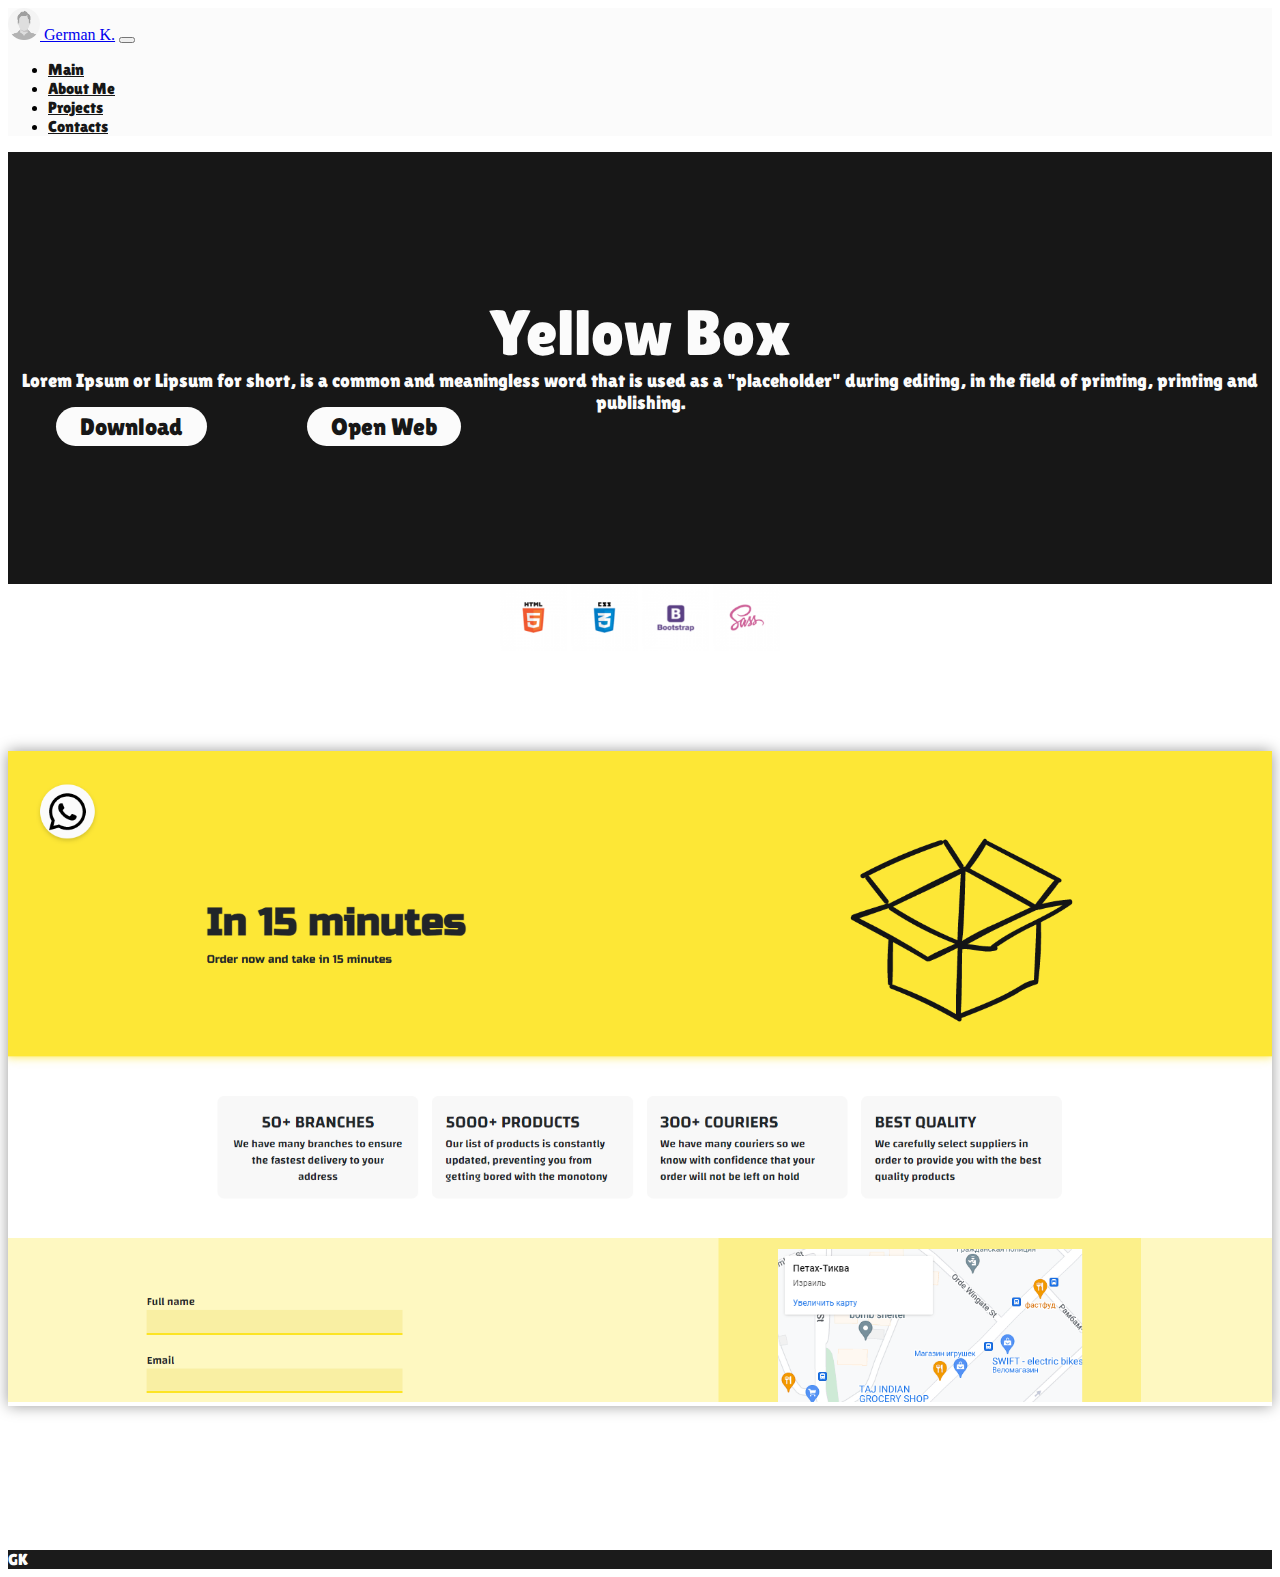
<file: projects pages/yellow-box.html>
<!DOCTYPE html>
<html lang="en">

<head>
    <meta charset="UTF-8">
    <meta name="viewport" content="width=device-width, initial-scale=1.0">
    <title>GK Yellow Box</title>
    <link href="https://cdn.jsdelivr.net/npm/bootstrap@5.3.2/dist/css/bootstrap.min.css" rel="stylesheet"
        integrity="sha384-T3c6CoIi6uLrA9TneNEoa7RxnatzjcDSCmG1MXxSR1GAsXEV/Dwwykc2MPK8M2HN" crossorigin="anonymous">
    <link rel="stylesheet" href="style/style.css">
</head>

<body>
    <!-- ------------------------- HEADER & NAV START -------------------------- -->
    <header class="sticky shadow-sm header-bg">
        <nav class="navbar navbar-expand-lg">
            <div class="container">
                <a class="navbar-brand" href="../index.html">
                    <img src="/images/profile-image.png" style="width: 2rem;">
                    German K.</a>
                <button class="navbar-toggler" type="button" data-bs-toggle="collapse"
                    data-bs-target="#navbarSupportedContent" aria-controls="navbarSupportedContent"
                    aria-expanded="false" aria-label="Toggle navigation">
                    <span class="navbar-toggler-icon"></span>
                </button>
                <div class="collapse navbar-collapse" id="navbarSupportedContent" style="flex-grow: 0;">
                    <ul class="navbar-nav me-auto mb-2 mb-lg-0 navbar-btns">
                        <li class="nav-item">
                            <a class="nav-link active" aria-current="page" href="#scrollspyHeading1">Main</a>
                        </li>
                        <li class="nav-item">
                            <a class="nav-link" href="#scrollspyHeading2">About Me</a>
                        </li>
                        <li class="nav-item">
                            <a class="nav-link" href="#scrollspyHeading3">Projects</a>
                        </li>
                        <li class="nav-item">
                            <a class="nav-link" href="#scrollspyHeading4">Contacts</a>
                        </li>
                    </ul>
                </div>
            </div>
        </nav>
    </header>
    <!-- -------------------------- HEADER & NAV END --------------------------- -->
    <!-- --------------------------- PROJ INFO START --------------------------- -->
    <section id="scrollspyHeading1">
        <div class="container-fluid proj_info-container py-15">
            <div class="container">
                <div class="proj_info-text d-flex align-items-center flex-column">
                    <div class="proj_info-big-text">
                        Yellow Box
                    </div>
                    <div class="proj_info-smal-text mt-5">
                        Lorem Ipsum or Lipsum for short, is a common and meaningless word that is used as a
                        "placeholder" during editing, in the
                        field of printing, printing and publishing.
                    </div>
                </div>
                <div class="d-flex justify-content-center proj-info-btns">
                    <a href="">Download</a>
                    <a href="/projects/yellow-box/index.html">Open Web</a>
                </div>
            </div>
        </div>
    </section>
    <!-- ---------------------------- PROJ INFO END ---------------------------- -->
    <!-- ----------------------- USED TECHNOLOGIES START ----------------------- -->
    <section>
        <div class="container-fluid used-tech_container shadow-sm">
            <img src="/images/img-HTML.png" alt="HTML">
            <img src="/images/img-CSS.png" alt="CSS">
            <img src="/images/img-Bootstrap.png" alt="BOOTSTRAP">
            <img src="/images/img-SASS.png" alt="SASS">
        </div>
    </section>
    <!-- ------------------------ USED TECHNOLOGIES END ------------------------ -->
    <!-- ------------------------------ PROJ IMG ------------------------------- -->
    <div class="container project-img">
        <img src="/images/yellow-box.png">
    </div>
    <!-- ------------------------------ PROJ IMG ------------------------------- -->

    <div class="container-fluid bottom-sign">
        <div class="container">
            GK
        </div>
    </div>

    <!-- -------------------------- Bootstrap script --------------------------- -->
    <script src="https://cdn.jsdelivr.net/npm/bootstrap@5.3.2/dist/js/bootstrap.bundle.min.js"
        integrity="sha384-C6RzsynM9kWDrMNeT87bh95OGNyZPhcTNXj1NW7RuBCsyN/o0jlpcV8Qyq46cDfL"
        crossorigin="anonymous"></script>
</body>

</html>
</file>
<file: style/style.css>
@import url("https://fonts.googleapis.com/css2?family=Lilita+One&display=swap");
@import url("https://fonts.googleapis.com/css2?family=Lexend+Deca:wght@300;600&display=swap");
body::-webkit-scrollbar {
  -webkit-appearance: none;
}

body::-webkit-scrollbar:vertical {
  width: 11px;
}

body::-webkit-scrollbar-thumb {
  border: 2px solid none;
  background-color: #171717;
}

body::-webkit-scrollbar-track {
  background-color: #FBFBFB;
}

.mb-10 {
  margin-bottom: 6rem !important;
}

.py-15 {
  padding-top: 9rem !important;
  padding-bottom: 9rem !important;
}

/* ------------------------------ Header Start ------------------------------ */
.sticky {
  position: sticky;
  top: 0;
}

.header-bg {
  background-color: #FBFBFB;
}
.header-bg .navbar-btns a {
  color: #171717;
  font-family: "Lilita One", Haettenschweiler;
}

/* ------------------------------- Header End ------------------------------- */
/* ----------------------------- PROJ INFO START ---------------------------- */
.proj_info-container {
  background: #171717 0% 0% no-repeat padding-box;
}
.proj_info-container .proj_info-text {
  font-family: "Lilita One", Haettenschweiler;
  text-align: center;
  color: #FBFBFB;
}
.proj_info-container .proj_info-text .proj_info-big-text {
  font-size: 4rem;
}
.proj_info-container .proj_info-text .proj_info-smal-text {
  font-size: 1.2rem;
}

/* ------------------------------ PROJ INFO END ----------------------------- */
/* ------------------------- PROJ TECHNOLOGIES START ------------------------ */
.used-tech_container {
  text-align: center;
}
.used-tech_container img {
  width: 4.2rem;
}

/* -------------------------- PROJ TECHNOLOGIES END ------------------------- */
/* ----------------------------- ABOUT ME START ----------------------------- */
.about-text-container .about-text-big {
  font-family: "Lilita One", Haettenschweiler;
  font-size: 1.5rem;
  font-weight: 500;
}
.about-text-container .aboout-text-small {
  font-family: "Lexend Deca", sans-serif;
  font-weight: 300;
  width: 70%;
}

@media (max-width: 540px) {
  .about-text-container {
    margin: 0 !important;
  }
  .about-text-container .aboout-text-small {
    width: 100%;
  }
}
/* ------------------------------ ABOUT ME END ------------------------------ */
.space-between hr {
  width: 70%;
}

/* ----------------------------- PROJECTS START ----------------------------- */
@media (min-width: 1400px) {
  .prj-section-container {
    margin: 0rem 20rem;
  }
}
@media (max-width: 540px) {
  .prj-section-text-container {
    margin: 0 !important;
  }
}
.prj-section-text-container {
  color: #171717;
}
.prj-section-text-container .prj-section-text-big {
  font-family: "Lilita One", Haettenschweiler;
  font-size: 1.5rem;
  font-weight: 500;
}
.prj-section-text-container .prj-section-text-small {
  font-family: "Lexend Deca", sans-serif;
  font-weight: 300;
  margin: 1rem 0rem;
  width: 50%;
}

.card-container {
  border: none;
  box-shadow: 3px 3px 15px rgba(0, 0, 0, 0.1607843137);
  padding-left: 0;
  padding-right: 0;
  border-radius: 10px;
}
.card-container .proj-technologies-container img {
  width: 2rem;
}
.card-container .card-btn {
  background-color: #171717;
  color: #FBFBFB;
  font-family: "Lilita One", Haettenschweiler;
  font-size: 1.2rem;
  text-decoration: none;
  padding: 0.5rem 4rem;
  border-radius: 1rem;
}
.card-container .card-btn:hover {
  background-color: rgba(23, 23, 23, 0.8588235294);
}

/* ------------------------------ PROJECTS END ------------------------------ */
/* ------------------------------ FOOTER START ------------------------------ */
.footer-container {
  background-color: #171717;
}
.footer-container .contact-form-container {
  color: #FBFBFB;
}
.footer-container .contact-form-container .form-text-container .form-text-big {
  font-family: "Lilita One", Haettenschweiler;
  font-weight: 500;
  font-size: 1.5rem;
}
.footer-container .contact-form-container .form-text-container .form-text-small {
  font-family: "Lexend Deca", sans-serif;
  font-weight: 300;
  font-size: 0.8rem;
}
.footer-container .contact-form-container .form-container label {
  font-family: "Lexend Deca", sans-serif;
  font-weight: 600;
  font-size: 0.8rem;
}
.footer-container .contact-form-container .form-container input {
  font-family: "Lexend Deca", sans-serif;
  font-weight: 300;
  border: none;
  border-bottom: 0.2rem solid #2c2c2c;
  background-color: #e4e4e4;
  width: 90%;
  padding: 0.5rem 0rem;
}
.footer-container .contact-form-container .form-container textarea {
  border: none;
  border-bottom: 0.2rem solid #2c2c2c;
  background-color: #e4e4e4;
  width: 90%;
  overflow: hidden;
}
.footer-container .contact-form-container .form-container input[type=submit] {
  border-radius: 10px;
  background-color: #e4e4e4;
}

/* ------------------------------- FOOTER END ------------------------------- */
.bottom-links .link-item {
  margin: 0.5rem;
  text-align: center;
}
.bottom-links .link-item .item-photo {
  width: 100%;
}
.bottom-links .link-item .item-text {
  margin-top: 1rem;
  font-size: 0.8rem;
}

@media (max-width: 768px) {
  .bottom-links {
    flex-direction: column;
  }
}
.bottom-sign {
  font-family: "Lilita One", Haettenschweiler;
  background-color: rgba(23, 23, 23, 0.9843137255);
  color: #FBFBFB;
}/*# sourceMappingURL=style.css.map */
</file>
<file: projects/calculator/style/style.css>
@import url("https://fonts.googleapis.com/css2?family=Lexend:wght@200;300;400;600;800;900&display=swap");
body {
  background-color: #171717;
}

.input-group {
  margin-bottom: 10px;
  font-family: "Lexend", sans-serif;
  color: #fbfbfb;
}

.calculator-container {
  margin-top: 15rem;
  padding-left: 33.3333333333%;
  padding-right: 33.3333333333%;
}

#result {
  color: #fbfbfb;
}/*# sourceMappingURL=style.css.map */
</file>
<file: projects/chatter/style/style.css>
@import url("https://fonts.googleapis.com/css2?family=Lexend:wght@200;300;400;600;800;900&display=swap");
/* ----------------------------- Top Yellow Line ---------------------------- */
.top-yellow-line-container {
  padding: 0;
}
.top-yellow-line-container .top-yellow-line {
  background-color: #FDBD03;
  height: 1rem;
  width: 1rem;
  padding-left: 15rem;
}

/* -------------------------------------------------------------------------- */
/* ------------------------------ Whatsapp Btn ------------------------------ */
.whatsp-btn {
  background-color: #FDBD03;
  height: 4.956rem;
  width: 4.956rem;
  border-radius: 50%;
}

/* -------------------------------------------------------------------------- */
/* -------------------------- Central Section Start ------------------------- */
.form-section-container {
  padding: 0 !important;
  margin: 0 !important;
}
.form-section-container .form-container .text-container {
  text-align: left;
  font-family: "Lexend", sans-serif;
}
.form-section-container .form-container .text-container .text-big {
  color: #FDBD03;
  font-weight: 900;
  font-size: 2.5rem;
}
.form-section-container .form-container .text-container .text-small {
  color: #020253;
  font-weight: 300;
  font-size: 1rem;
}
.form-section-container .form-container .form-input-container .input-line-container {
  display: flex;
}
.form-section-container .form-container .form-input-container .input-line-container .name-container {
  margin-right: 1.5rem;
}
.form-section-container .form-container .form-input-container .input-line-container .email-container {
  margin-left: 1.5rem;
}
.form-section-container .form-container .form-input-container .input-line-container label {
  font-family: "Lexend", sans-serif;
  font-weight: 600;
  font-size: 0.8rem;
}
.form-section-container .form-container .form-input-container .input-line-container input {
  background-color: #E5EEFF;
  border: none;
  border-bottom: 0.2rem solid #FDBD03;
  width: 16rem;
  height: 2.5rem;
}
.form-section-container .form-container .form-input-container label {
  font-family: "Lexend", sans-serif;
  font-weight: 600;
  font-size: 0.8rem;
}
.form-section-container .form-container .form-input-container textarea {
  background-color: #E5EEFF;
  border: none;
  border-bottom: 0.2rem solid #FDBD03;
  width: 35rem;
}
.form-section-container .form-container .form-input-container input[type=submit] {
  height: 2.5rem;
  border: none;
  width: 10rem;
  background-color: #FDBD03;
  border-bottom: none;
  font-family: "Lexend", sans-serif;
  font-weight: 600;
}
.form-section-container .phone-img-container img {
  width: 100%;
}

/* --------------------------- Central Section End -------------------------- */
/* ------------------------------- Bottom BTNS ------------------------------ */
.btns-container {
  margin-top: 6rem;
  margin-bottom: 2rem;
  margin-left: 3rem;
}
.btns-container .bottom-btn {
  background-color: #FDBD03;
  height: 4.956rem;
  width: 4.956rem;
  border-radius: 50%;
  box-shadow: 0px 3px 6px rgba(0, 0, 0, 0.1607843137);
  text-align: center;
  margin-left: 0.5rem;
  margin-right: 0.5rem;
}
.btns-container .bottom-btn img {
  width: 75%;
}

/* -------------------------------------------------------------------------- */
/* --------------------------- Bottom Yellow Line --------------------------- */
.bottom-yellow-line-container {
  padding: 0;
}
.bottom-yellow-line-container .bottom-yellow-line {
  background-color: #FDBD03;
  height: 1rem;
  width: 1rem;
  padding-right: 55vw;
}

/* -------------------------------------------------------------------------- */
/* ------------------------------- 992px Scale ------------------------------ */
@media (max-width: 992px) {
  .form-section-container .form-container .form-input-container .input-line-container {
    display: flex;
    flex-direction: column;
  }
  .form-section-container .form-container .form-input-container .input-line-container .name-container {
    margin-right: 0;
  }
  .form-section-container .form-container .form-input-container .input-line-container .email-container {
    margin-left: 0;
  }
  .form-section-container .form-container .form-input-container input {
    width: 18rem !important;
  }
  .form-section-container .form-container .form-input-container textarea {
    width: 18rem;
  }
  .form-section-container .form-container .form-input-container input[type=submit] {
    width: 10rem;
  }
  .btns-container .bottom-btn {
    width: 4rem;
    height: 4rem;
    text-align: center;
  }
  .btns-container .bottom-btn img {
    width: 60%;
  }
}
/* ------------------------------- 992px Scale ------------------------------ */
/* ------------------------------- 768px Scale ------------------------------ */
@media (max-width: 768px) {
  .whatsp-btn {
    display: none !important;
  }
  .form-section-container .form-container .text-container {
    text-align: center;
  }
  .form-section-container .form-container .form-input-container input {
    width: 30rem !important;
  }
  .form-section-container .form-container .form-input-container textarea {
    width: 30rem;
  }
  .form-section-container .form-container .form-input-container input[type=submit] {
    width: 10rem;
  }
  .form-section-container .phone-img-container {
    padding-top: 3rem;
    text-align: center;
  }
  .form-section-container .phone-img-container img {
    width: 40%;
  }
  .btns-container {
    justify-content: center;
    margin-left: 0;
  }
  .btns-container .bottom-btn {
    width: 3rem;
    height: 3rem;
    text-align: center;
  }
  .btns-container .bottom-btn img {
    width: 50%;
  }
}
/* ------------------------------- 768px Scale ------------------------------ */
/* ------------------------------- 576px Scale ------------------------------ */
@media (max-width: 576px) {
  .form-section-container .form-container .text-container .text-big {
    font-size: 2rem;
  }
  .form-section-container .form-container .text-container .text-small {
    font-size: 0.8rem;
  }
  .form-section-container .form-container .form-input-container input {
    width: 100% !important;
  }
  .form-section-container .form-container .form-input-container textarea {
    width: 100%;
  }
  .form-section-container .form-container .form-input-container input[type=submit] {
    width: 100%;
  }
}
/* ------------------------------- 576px Scale ------------------------------ *//*# sourceMappingURL=style.css.map */
</file>
<file: projects/coffee/style/style.css>
@import url("https://fonts.googleapis.com/css2?family=Poppins&display=swap");
@import url("https://fonts.googleapis.com/css2?family=Poppins:wght@400;700;900&display=swap");
.my-10 {
  margin-top: 6rem !important;
  margin-bottom: 6rem !important;
}

.coffeeshop-container {
  background-image: url(/projects/coffee/images/Coffee.png);
  background-repeat: no-repeat;
  padding-right: 0;
  height: 100vh;
}
.coffeeshop-container .coffeeshop-form_component {
  box-shadow: -20px 0px 20px 10px #FBFBFB;
  background-color: #FBFBFB;
}
.coffeeshop-container .coffeeshop-form_component .coffeeshop-form_container {
  margin: 20vh 6vw;
  width: 30vw;
}
.coffeeshop-container .coffeeshop-form_component .coffeeshop-form_container .coffeeshop-form_text {
  font-family: "Poppins", sans-serif;
  color: #020253;
}
.coffeeshop-container .coffeeshop-form_component .coffeeshop-form_container .coffeeshop-form_text .coffeeshop-form_text-big {
  font-weight: 700;
  font-size: 2.2vw;
}
.coffeeshop-container .coffeeshop-form_component .coffeeshop-form_container .coffeeshop-form_text .coffeeshop-form_text-small {
  font-weight: 400;
  font-size: 1.5vw;
}
.coffeeshop-container .coffeeshop-form_component .coffeeshop-form_container .coffeeshop-form_form {
  font-family: "Poppins", sans-serif;
  color: #020253;
  padding-top: 4vh;
}
.coffeeshop-container .coffeeshop-form_component .coffeeshop-form_container .coffeeshop-form_form label {
  font-size: 1vw;
  font-weight: 600;
}
.coffeeshop-container .coffeeshop-form_component .coffeeshop-form_container .coffeeshop-form_form input {
  border: none;
  background-color: #E5EEFF;
  border-bottom: 0.3vh solid #020253;
  width: 30vw;
  height: 4vh;
}
.coffeeshop-container .coffeeshop-form_component .coffeeshop-form_container .coffeeshop-form_form input:invalid {
  animation: shake 300ms;
  border-bottom: 0.3vh solid #a70202;
}
@keyframes shake {
  0%, 100% {
    transform: translate(0);
  }
  25% {
    transform: translate(0.125rem);
  }
  75% {
    transform: translate(-0.125rem);
  }
}
.coffeeshop-container .coffeeshop-form_component .coffeeshop-form_container .coffeeshop-form_form input[type=submit] {
  background-color: #020253;
  color: #E5EEFF;
  font-weight: 900;
  height: 4.5vh;
}

@media (max-width: 768px) {
  .row {
    padding-left: 0;
    padding-right: 0;
  }
  .coffeeshop-container {
    padding-top: 20vh;
  }
  .coffeeshop-container .coffeeshop-form_component .coffeeshop-form_container {
    margin: auto;
    width: 80vw;
  }
  .coffeeshop-container .coffeeshop-form_component .coffeeshop-form_container .coffeeshop-form_text {
    padding-top: 6vh;
    text-align: center;
  }
  .coffeeshop-container .coffeeshop-form_component .coffeeshop-form_container .coffeeshop-form_text .coffeeshop-form_text-big {
    font-size: 7vw;
    font-weight: 900;
  }
  .coffeeshop-container .coffeeshop-form_component .coffeeshop-form_container .coffeeshop-form_text .coffeeshop-form_text-small {
    padding-top: 4vh;
    font-size: 4vw;
  }
  .coffeeshop-container .coffeeshop-form_component .coffeeshop-form_container .coffeeshop-form_form {
    padding-top: 12vh;
  }
  .coffeeshop-container .coffeeshop-form_component .coffeeshop-form_container .coffeeshop-form_form label {
    font-size: 3vw;
  }
  .coffeeshop-container .coffeeshop-form_component .coffeeshop-form_container .coffeeshop-form_form input {
    width: 80vw;
  }
}/*# sourceMappingURL=style.css.map */
</file>
<file: projects/here&now/style/style.css>
@import url("https://fonts.googleapis.com/css2?family=Satisfy&display=swap");
@import url("https://fonts.googleapis.com/css2?family=Varela+Round&display=swap");
@import url("https://fonts.googleapis.com/css2?family=Poppins:wght@300&display=swap");
* {
  box-sizing: border-box;
}

.container-fluid {
  background: transparent linear-gradient(180deg, #741eff 0%, #b9db22 100%) 0% 0% no-repeat padding-box;
}

.sub-container {
  height: 100vh;
}
.sub-container .sub-info_container {
  padding-top: 15%;
  margin: 0vh 15vw;
}
.sub-container .sub-info_container .sub-info_text-container .sub-info_text-logo {
  text-align: center;
  font: normal normal normal 12vw Satisfy;
  color: #FFFFFF;
  text-shadow: 0px 0px 36px rgba(0, 0, 0, 0.5294117647);
}
.sub-container .sub-info_container .sub-info_text-container .sub-info_text-big {
  text-align: center;
  font: normal normal normal 2vw Varela Round;
  font-family: "Poppins", sans-serif;
  color: #FFFFFF;
}
.sub-container .sub-info_container .sub-info_text-container .sub-info_text_small {
  text-align: center;
  font: normal normal normal 1.1vw Varela Round;
  font-family: "Poppins", sans-serif;
  color: #FFFFFF;
}
@media screen and (max-width: 950px) {
  .sub-container .sub-info_container .sub-info_text-container .sub-info_text-big {
    font-size: 4vw;
  }
  .sub-container .sub-info_container .sub-info_text-container .sub-info_text_small {
    padding-top: 3vh;
    font-size: 3vw;
  }
}
@media screen and (max-width: 600px) {
  .sub-container .sub-info_container .sub-info_text-container .sub-info_text-big {
    padding-top: 3vh;
    font: normal normal normal 4vw Varela Round;
    font-family: "Poppins", sans-serif;
  }
  .sub-container .sub-info_container .sub-info_text-container .sub-info_text_small {
    padding-top: 3vh;
    font: normal normal normal 3vw Varela Round;
    font-family: "Poppins", sans-serif;
  }
}
.sub-container .sub-info_form-container {
  display: flex;
  justify-content: center;
  margin-top: 4vh;
}
.sub-container .sub-info_form-container .sub-info_form-item {
  display: flex;
  flex-wrap: nowrap;
  flex-direction: column;
  justify-content: flex-end;
  margin: 0vw 0.6vw;
}
.sub-container .sub-info_form-container .sub-info_form-item label {
  color: #F9F9F9;
  font: normal normal normal 1.1vw Varela Round;
  font-family: "Poppins", sans-serif;
}
.sub-container .sub-info_form-container .sub-info_form-item input {
  background-color: rgba(246, 246, 246, 0.1411764706);
  border: 0.2vw solid #FFFFFF;
  width: 20vw;
  height: 4vh;
}
.sub-container .sub-info_form-container input[type=submit] {
  background: #FFFFFF 0% 0% no-repeat padding-box;
  font: normal normal normal 1.1vw Varela Round;
  font-family: "Poppins", sans-serif;
}
@media screen and (max-width: 950px) {
  .sub-container .sub-info_form-container {
    margin-top: 40vh;
    font-family: "Poppins", sans-serif;
  }
  .sub-container .sub-info_form-container .sub-info_form-item input {
    width: 25vw;
  }
  .sub-container .sub-info_form-container .sub-info_form-item input[type=submit] {
    font: normal normal normal 2.5vw Varela Round;
  }
}
@media screen and (max-width: 600px) {
  .sub-container .sub-info_form-container {
    flex-direction: column;
    align-items: center;
    margin-top: 25vh;
  }
  .sub-container .sub-info_form-container .sub-info_form-item {
    padding-top: 1.5vh;
  }
  .sub-container .sub-info_form-container .sub-info_form-item label {
    font: normal normal normal 2vw Varela Round;
  }
  .sub-container .sub-info_form-container .sub-info_form-item input {
    width: 70vw;
  }
  .sub-container .sub-info_form-container .sub-info_form-item input[type=submit] {
    font: normal normal normal 2.5vw Varela Round;
  }
}/*# sourceMappingURL=style.css.map */
</file>
<file: projects/registration/style/style.css>
@import url("https://fonts.googleapis.com/css2?family=Lexend+Deca:wght@300;600&display=swap");
.pt-20 {
  padding-top: 20vh;
}

.container-bg {
  background-color: rgba(30, 30, 30, 0.9882352941);
  height: 58vh;
}

.registration-form_container {
  background-color: rgba(26, 26, 26, 0.831372549);
}
.registration-form_container .registration-form_in_container {
  color: #ffffff;
  font-family: "Lexend Deca", sans-serif;
  padding: 3rem 3rem 6rem 3rem !important;
}
.registration-form_container .registration-form_in_container .registration-form_text .registration-form_text-big {
  font-weight: 600;
  font-size: 1.7rem !important;
}
.registration-form_container .registration-form_in_container .registration-form_text .registration-form_text-small {
  font-weight: 300;
  font-size: 0.8rem !important;
}
.registration-form_container .registration-form_in_container .registration-form_form label {
  font-size: 0.9rem !important;
}
.registration-form_container .registration-form_in_container .registration-form_form input {
  border: none;
}
.registration-form_container .registration-form_in_container .registration-form_form input[type=submit] {
  background-color: #ffffff;
}
.registration-form_container .registration-form_in_container .registration-form_form .input-wh {
  width: 100%;
}/*# sourceMappingURL=style.css.map */
</file>
<file: projects/triangle/style/style.css>
@import url("https://fonts.googleapis.com/css2?family=Anybody:wght@100;200;300;400;500;600;700;800;900&display=swap");
.info-section-container {
  background-image: url(/projects/triangle/images/BG.png);
  height: 65vh;
  background-position: bottom;
  background-repeat: no-repeat;
  background-size: cover;
}
.info-section-container .info-text-container {
  font-family: "Anybody", sans-serif;
}
.info-section-container .info-text-container .info-text-big {
  color: #D3E10E;
  font-size: 3.5rem;
  font-weight: 900;
}
.info-section-container .info-text-container .info-text-small {
  color: #F9F9F9;
  font-size: 1.1rem;
}

.form-container {
  margin-top: 6rem;
}
.form-container input {
  background-color: #F6F6F6;
  border: none;
  border-bottom: 0.2rem solid #D3E10E;
  width: 100%;
  height: 2.5rem;
}
.form-container label {
  font-family: "Anybody", sans-serif;
  font-size: 0.8rem;
}
.form-container input[type=submit] {
  background-color: #D3E10E;
  width: 40%;
}

@media (max-width: 768px) {
  .info-section-container {
    height: 40vh;
  }
  .info-section-container .info-text-container .info-text-big {
    font-size: 2rem;
  }
  .info-section-container .info-text-container .info-text-small {
    font-size: 0.8rem;
  }
  .form-container {
    margin-top: 9rem;
  }
}/*# sourceMappingURL=style.css.map */
</file>
<file: projects/yellow-box/style/style.css>
@import url("https://fonts.googleapis.com/css2?family=Changa:wght@600&display=swap");
@import url("https://fonts.googleapis.com/css2?family=Russo+One&display=swap");
/* ------------------------- Addvert Container Start ------------------------ */
.addv-container {
  background-color: rgba(252, 224, 0, 0.7882352941);
  padding-top: 50px;
  padding-bottom: 50px;
  box-shadow: 0px 0px 14px 0px rgba(252, 224, 0, 0.7882352941);
}
.addv-container .addv-whatsapp_btn {
  background-color: #FBFBFB;
  height: 4.956rem;
  width: 4.956rem;
  border-radius: 50%;
  box-shadow: 0px 3px 6px rgba(0, 0, 0, 0.1607843137);
  margin-left: 2vw;
}
.addv-container .addv-whatsapp_btn img {
  width: 100%;
}
.addv-container .addv-info-container {
  margin-left: auto;
  margin-right: auto;
}
.addv-container .addv-info-container .addv-info_text-container {
  font-family: "Russo One", sans-serif;
}
.addv-container .addv-info-container .addv-info_text-container .addv-info_big-text {
  font-size: 3.5rem;
  font-weight: 900;
}
.addv-container .addv-info-container .addv-info_img img {
  width: 100%;
}

@media (max-width: 768px) {
  .addv-container .addv-whatsapp_btn {
    display: none !important;
  }
  .addv-info-container .addv-info_text-container {
    text-align: center;
    margin-left: auto;
    margin-right: auto;
  }
  .addv-info-container .addv-info_text-container .addv-info_big-text {
    font-size: 2.5rem !important;
  }
  .addv-info-container .addv-info_img {
    margin-left: auto;
    margin-right: auto;
    width: 25%;
  }
}
@media (max-width: 576px) {
  .addv-info-container .addv-info_text-container .addv-info_big-text {
    font-size: 2rem !important;
  }
  .addv-info-container .addv-info_text-container .addv-info_small-text {
    font-size: 0.8rem;
  }
  .addv-info-container .addv-info-container .addv-info_img {
    width: 25%;
  }
}
/* -------------------------- Addvert Container End ------------------------- */
/* ------------------------------- About Start ------------------------------ */
.about-container .about-items_container .about-item {
  background: #F8F8F8 0% 0% no-repeat padding-box;
  padding: 20px;
  border-radius: 10px;
  margin: 10px;
  width: 23%;
}
.about-container .about-items_container .about-item .about-item_content-text {
  font-family: "Changa", sans-serif;
}
.about-container .about-items_container .about-item .about-item_content-text .about-item_content-big-text {
  font-size: 25px;
}

@media (max-width: 1200px) {
  .about-container .about-items_container .about-item {
    width: 40%;
  }
}
@media (max-width: 992px) {
  .about-container .about-items_container .about-item {
    width: 43%;
  }
}
@media (max-width: 576px) {
  .about-container .about-items_container .about-item {
    width: 85%;
  }
}
/* -------------------------------- About End ------------------------------- */
/* ------------------------------ Contact Start ----------------------------- */
.contact-footer-container {
  background-color: rgba(253, 231, 54, 0.3098039216);
}
.contact-footer-container .contact-form_container {
  margin-top: 5rem;
  margin-bottom: 5rem;
}
.contact-footer-container .contact-form_container label {
  font-family: "Changa", sans-serif;
}
.contact-footer-container .contact-form_container input {
  border: none;
  border-bottom: 0.2rem solid rgba(252, 224, 0, 0.7882352941);
  height: 2.3rem;
  width: 20vw;
  background-color: rgba(247, 236, 154, 0.7490196078);
}
.contact-footer-container .contact-form_container input[type=submit] {
  background-color: rgba(252, 224, 0, 0.7882352941);
  font-family: "Changa", sans-serif;
}
.contact-footer-container .contact-form_container textarea {
  border: none;
  border-bottom: 0.2rem solid rgba(252, 224, 0, 0.7882352941);
  width: 20vw;
  background-color: rgba(247, 236, 154, 0.7490196078);
}
.contact-footer-container .map-container {
  background-color: rgba(249, 225, 27, 0.3294117647);
}
.contact-footer-container .map-container iframe {
  width: 75%;
  margin: 1rem 12.5%;
  height: 30rem;
}

@media (max-width: 768px) {
  .contact-footer-container .contact-form_container {
    display: flex;
    justify-content: center;
  }
  .contact-footer-container .contact-form_container input {
    width: 70vw;
  }
  .contact-footer-container .contact-form_container textarea {
    width: 70vw;
  }
}
@media (max-width: 576px) {
  .contact-footer-container .contact-form_container input {
    width: 90vw;
  }
  .contact-footer-container .contact-form_container textarea {
    width: 90vw;
  }
  .map-container iframe {
    width: 90% !important;
    margin: 1rem 5% !important;
    height: 30rem;
  }
}
/* ------------------------------- Contact End ------------------------------ *//*# sourceMappingURL=style.css.map */
</file>
<file: projects pages/style/style.css>
@import url("https://fonts.googleapis.com/css2?family=Lilita+One&display=swap");
@import url("https://fonts.googleapis.com/css2?family=Lexend+Deca:wght@300;600&display=swap");
body::-webkit-scrollbar {
  -webkit-appearance: none;
}

body::-webkit-scrollbar:vertical {
  width: 11px;
}

body::-webkit-scrollbar-thumb {
  border: 2px solid none;
  background-color: #171717;
}

body::-webkit-scrollbar-track {
  background-color: #FBFBFB;
}

.mb-10 {
  margin-bottom: 6rem !important;
}

.py-15 {
  padding-top: 9rem !important;
  padding-bottom: 9rem !important;
}

/* ------------------------------ Header Start ------------------------------ */
.sticky {
  position: sticky;
  top: 0;
}

.header-bg {
  background-color: #FBFBFB;
}
.header-bg .navbar-btns a {
  color: #171717;
  font-family: "Lilita One", Haettenschweiler;
}

/* ------------------------------- Header End ------------------------------- */
/* ----------------------------- PROJ INFO START ---------------------------- */
.proj_info-container {
  background: #171717 0% 0% no-repeat padding-box;
}
.proj_info-container .proj_info-text {
  font-family: "Lilita One", Haettenschweiler;
  text-align: center;
  color: #FBFBFB;
}
.proj_info-container .proj_info-text .proj_info-big-text {
  font-size: 4rem;
}
.proj_info-container .proj_info-text .proj_info-smal-text {
  font-size: 1.2rem;
}
.proj_info-container .proj-info-btns {
  flex-wrap: wrap;
}
.proj_info-container .proj-info-btns a {
  margin: 3rem;
  padding: 0.4rem 1.5rem;
  color: #171717;
  background-color: #FBFBFB;
  font-family: "Lilita One", Haettenschweiler;
  font-size: 1.5rem;
  text-decoration: none;
  border-radius: 30px;
}
.proj_info-container .proj-info-btns a:hover {
  background-color: rgba(251, 251, 251, 0.8);
}

/* ------------------------------ PROJ INFO END ----------------------------- */
/* ------------------------- PROJ TECHNOLOGIES START ------------------------ */
.used-tech_container {
  text-align: center;
}
.used-tech_container img {
  width: 4.2rem;
}

/* -------------------------- PROJ TECHNOLOGIES END ------------------------- */
/* -------------------------------- PROJ IMG -------------------------------- */
.project-img {
  margin-top: 6rem;
  margin-bottom: 9rem;
  box-shadow: 0px 0px 14px rgba(0, 0, 0, 0.4);
}
.project-img img {
  width: 100%;
}

/* -------------------------------- PROJ IMG -------------------------------- */
.bottom-sign {
  font-family: "Lilita One", Haettenschweiler;
  background-color: rgba(23, 23, 23, 0.9843137255);
  color: #FBFBFB;
}/*# sourceMappingURL=style.css.map */
</file>
